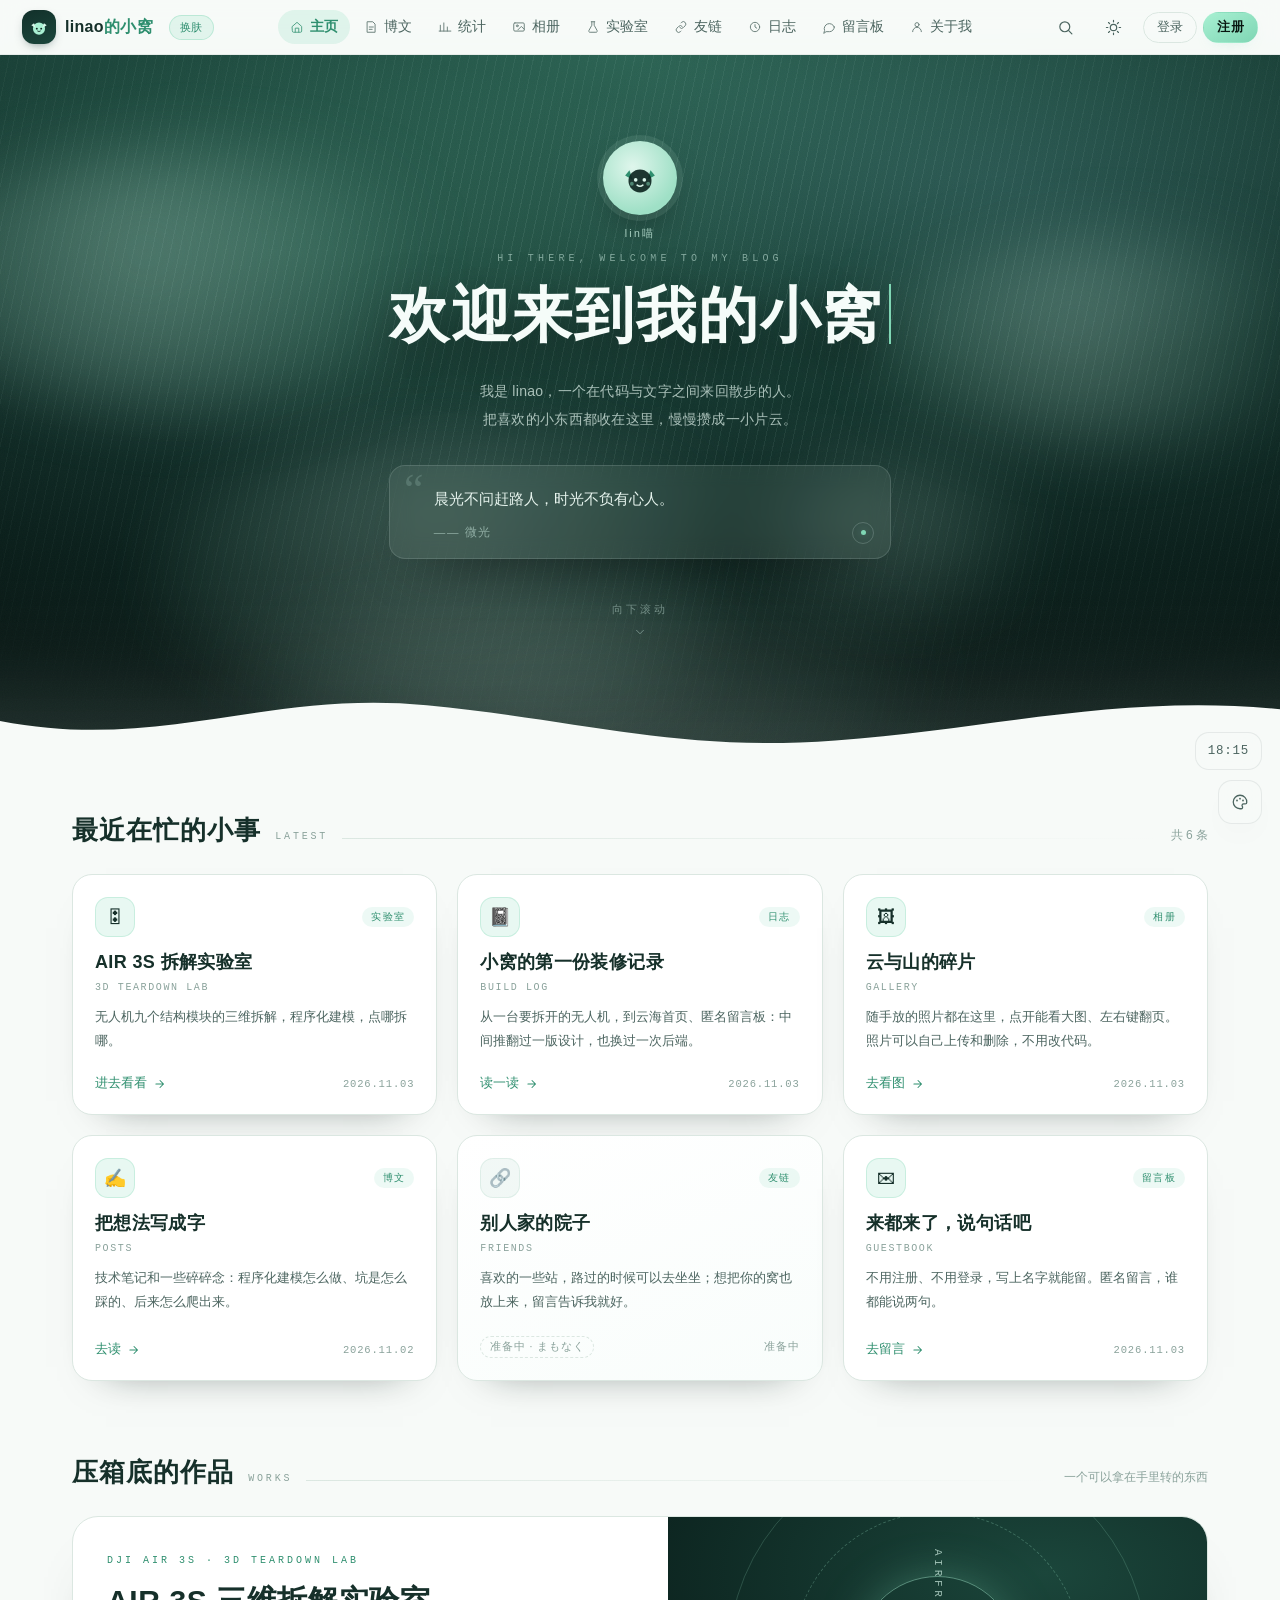
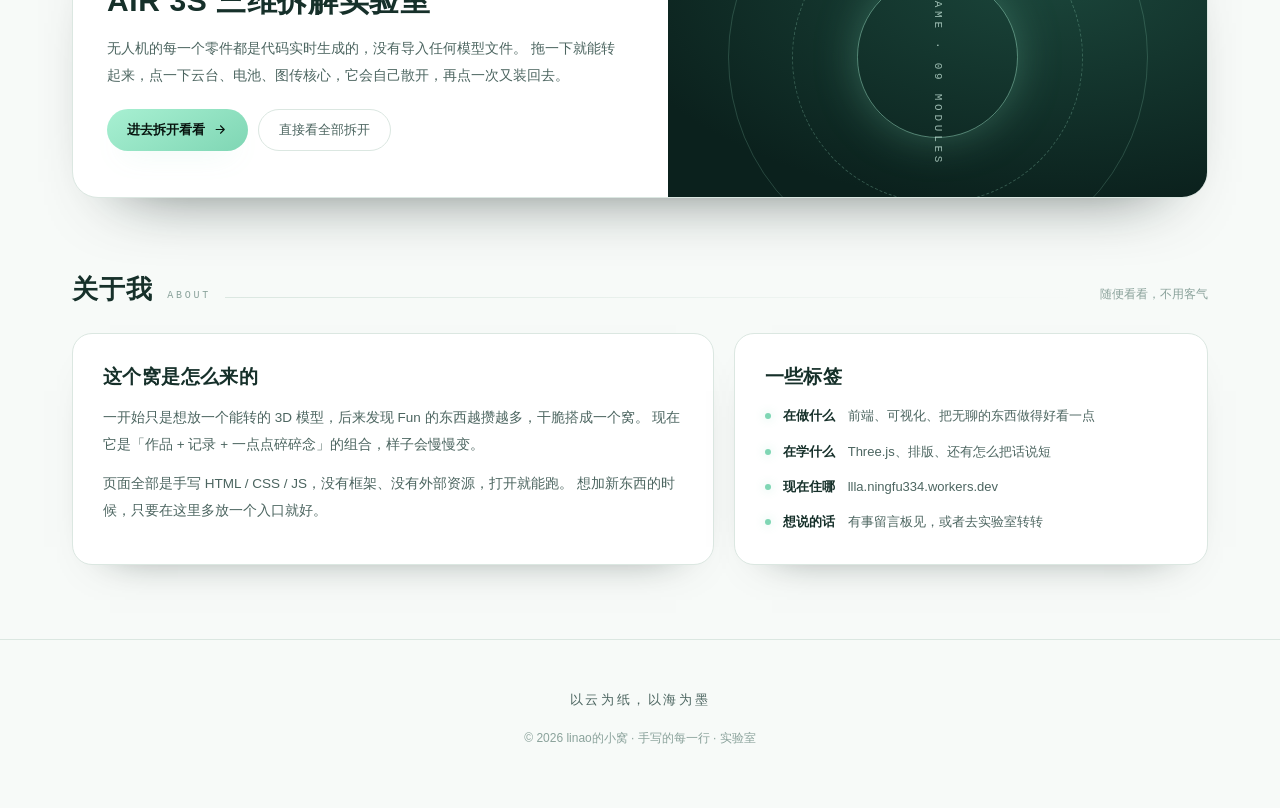
<file: index.html>
<!DOCTYPE html>
<html lang="zh-CN" data-theme="light">
<head>
<meta charset="UTF-8" />
<meta name="viewport" content="width=device-width, initial-scale=1.0" />
<meta name="theme-color" content="#0b1f1c" />
<meta name="description" content="linao的小窝 — 一个在代码与文字之间来回散步的人，把喜欢的小东西都收在这里。" />
<link rel="icon" href="data:image/svg+xml,%3Csvg xmlns='http://www.w3.org/2000/svg' viewBox='0 0 64 64'%3E%3Crect width='64' height='64' rx='16' fill='%230e2621'/%3E%3Ccircle cx='32' cy='36' r='15' fill='%237fd6b4'/%3E%3Cpath d='M19 24l4 11-9-5z' fill='%23a8f0d2'/%3E%3Cpath d='M45 24l-4 11 9-5z' fill='%23a8f0d2'/%3E%3Ccircle cx='27' cy='36' r='2.2' fill='%230b1f1c'/%3E%3Ccircle cx='37' cy='36' r='2.2' fill='%230b1f1c'/%3E%3Cpath d='M28 42q4 3 8 0' stroke='%230b1f1c' stroke-width='2' fill='none' stroke-linecap='round'/%3E%3C/svg%3E" />
<title>linao的小窝</title>
<style>
/* =========================================================
   linao 的小窝 · 云海森林风首页
   ========================================================= */
:root{
  /* 森林 */
  --void:#081714;
  --forest-deep:#0b211d;
  --forest:#12302a;
  --moss:#1b463b;
  --mist:#e7f0ec;
  /* 亮色区 */
  --paper:#f7faf8;
  --paper-2:#eef5f1;
  --card:#ffffff;
  --line:#dbe7e1;
  --text:#16302a;
  --text-soft:#4c6560;
  --text-faint:#8aa29b;
  /* 强调色（可换肤） */
  --accent:#7fd6b4;
  --accent-soft:#a8f0d2;
  --accent-deep:#2f8f6f;
  --accent-glow:rgba(127,214,180,.42);
  --radius:20px;
  --sans:"PingFang SC","Microsoft YaHei UI","Hiragino Sans GB","Noto Sans SC","Segoe UI",sans-serif;
  --serif:"Songti SC","Source Han Serif SC","Noto Serif SC",Georgia,"Microsoft YaHei UI",serif;
  --mono:"Cascadia Mono","Consolas",monospace;
  --ease:cubic-bezier(.22,1,.36,1);
}
html[data-accent="pink"]{
  --accent:#ffb3d9;--accent-soft:#ffd3e8;--accent-deep:#c95f92;--accent-glow:rgba(255,179,217,.42);
}
html[data-accent="blue"]{
  --accent:#9fd0ff;--accent-soft:#c8e6ff;--accent-deep:#4a86bd;--accent-glow:rgba(159,208,255,.42);
}
html[data-theme="dark"]{
  --paper:#0d1f1b;
  --paper-2:#0a1a17;
  --card:#122a24;
  --line:#1d3a32;
  --text:#e6f3ee;
  --text-soft:#a9c6bd;
  --text-faint:#6e8b83;
}
*,*::before,*::after{box-sizing:border-box}
html{scroll-behavior:smooth;-webkit-text-size-adjust:100%}
body{
  margin:0;font-family:var(--sans);color:var(--text);background:var(--paper);
  -webkit-font-smoothing:antialiased;transition:background .4s,color .4s;
  overflow-x:hidden;
}
a{color:inherit;text-decoration:none}
button{font:inherit;color:inherit;cursor:pointer;border:0;background:none}
::selection{background:var(--accent);color:#08150f}

/* ================= 顶部条 ================= */
.topbar{
  position:sticky;top:0;z-index:60;
  background:rgba(247,250,248,.82);
  border-bottom:1px solid rgba(22,48,42,.07);
  backdrop-filter:blur(16px) saturate(1.2);
  transition:background .4s,border-color .4s;
}
html[data-theme="dark"] .topbar{background:rgba(10,26,23,.84);border-bottom-color:rgba(231,240,236,.08)}
.topbar-inner{
  max-width:1320px;margin:0 auto;padding:10px 22px;
  display:flex;align-items:center;gap:16px;
}
.brand{display:flex;align-items:center;gap:9px;flex:none}
.brand-avatar{
  width:34px;height:34px;border-radius:12px;display:grid;place-items:center;
  background:linear-gradient(160deg,#12302a,#1b463b);box-shadow:0 4px 12px -6px rgba(18,48,42,.8);
}
.brand-avatar svg{width:22px;height:22px}
.brand-name{font-family:var(--sans);font-weight:800;font-size:16px;letter-spacing:.02em;white-space:nowrap}
.brand-name em{font-style:normal;color:var(--accent-deep)}
html[data-theme="dark"] .brand-name em{color:var(--accent)}

.skin-chip{
  flex:none;padding:4px 10px;border-radius:999px;font-size:11px;letter-spacing:.04em;
  color:var(--accent-deep);background:color-mix(in srgb,var(--accent) 18%,transparent);
  border:1px solid color-mix(in srgb,var(--accent) 40%,transparent);
  transition:.25s var(--ease);
}
html[data-theme="dark"] .skin-chip{color:var(--accent-soft)}
.skin-chip:hover{transform:translateY(-1px);box-shadow:0 6px 16px -10px var(--accent-glow)}

.nav{display:flex;align-items:center;gap:2px;margin:0 auto;overflow-x:auto;scrollbar-width:none}
.nav::-webkit-scrollbar{display:none}
.nav-link{
  display:inline-flex;align-items:center;gap:6px;padding:8px 12px;border-radius:999px;
  font-size:13.5px;color:var(--text-soft);white-space:nowrap;transition:.22s var(--ease);
}
.nav-link svg{width:14px;height:14px;stroke:currentColor;fill:none;stroke-width:1.7;stroke-linecap:round;stroke-linejoin:round;opacity:.8}
.nav-link:hover{color:var(--text);background:color-mix(in srgb,var(--accent) 12%,transparent)}
.nav-link.is-on{color:var(--accent-deep);background:color-mix(in srgb,var(--accent) 20%,transparent);font-weight:600}
html[data-theme="dark"] .nav-link.is-on{color:var(--accent-soft)}

.topbar-right{display:flex;align-items:center;gap:8px;flex:none}
.icon-btn{
  width:34px;height:34px;border-radius:10px;display:grid;place-items:center;
  color:var(--text-soft);transition:.2s var(--ease);
}
.icon-btn svg{width:17px;height:17px;stroke:currentColor;fill:none;stroke-width:1.7;stroke-linecap:round;stroke-linejoin:round}
.icon-btn:hover{background:color-mix(in srgb,var(--accent) 14%,transparent);color:var(--text)}
.auth{display:flex;gap:6px;margin-left:4px}
.auth-btn{
  padding:6px 13px;border-radius:999px;font-size:12.5px;letter-spacing:.02em;
  border:1px solid var(--line);color:var(--text-soft);transition:.22s var(--ease);
}
.auth-btn:hover{color:var(--text);border-color:var(--accent-deep)}
.auth-btn--main{
  color:#08150f;font-weight:600;border-color:transparent;
  background:linear-gradient(150deg,var(--accent-soft),var(--accent));
  box-shadow:0 6px 16px -10px var(--accent-glow);
}
.auth-btn--main:hover{transform:translateY(-1px);color:#08150f}

/* 搜索展开 */
.search-wrap{display:flex;align-items:center;gap:6px}
.search-field{
  width:0;opacity:0;padding:0;border:0;background:transparent;color:var(--text);
  font-size:13px;outline:none;transition:width .3s var(--ease),opacity .3s,padding .3s;
  border-bottom:1px solid var(--line);height:26px;
}
.search-wrap[data-open="true"] .search-field{width:170px;opacity:1;padding:0 4px}

/* ================= 主视觉：云海 ================= */
.hero{
  position:relative;isolation:isolate;overflow:hidden;
  min-height:clamp(520px,78vh,760px);
  display:grid;place-items:center;
  background:
    radial-gradient(120% 92% at 50% 0%,#2b6353 0%,#1b463b 34%,#12302a 62%,#0a1f1b 84%,#071613 100%);
  color:#eef7f3;
  padding:64px 22px 96px;
}
.hero::before{
  content:"";position:absolute;inset:0;z-index:0;pointer-events:none;
  background:
    radial-gradient(60% 40% at 22% 28%,rgba(127,214,180,.13),transparent 70%),
    radial-gradient(50% 38% at 78% 18%,rgba(159,208,255,.10),transparent 72%),
    radial-gradient(70% 50% at 50% 100%,rgba(8,23,20,.85),transparent 70%);
}
/* 云层 */
.clouds{position:absolute;inset:0;z-index:0;pointer-events:none;overflow:hidden}
.cloud{
  position:absolute;border-radius:50%;filter:blur(34px);
  background:radial-gradient(circle at 42% 38%,rgba(198,238,222,.28),rgba(126,190,168,.12) 58%,transparent 74%);
  animation:drift 34s ease-in-out infinite alternate;
}
.cloud--1{width:46vw;height:20vw;left:-8vw;top:14%}
.cloud--2{width:38vw;height:16vw;right:-6vw;top:26%;animation-duration:44s;animation-delay:-8s}
.cloud--3{width:52vw;height:22vw;left:12vw;bottom:6%;opacity:.85;animation-duration:50s;animation-delay:-16s}
.cloud--4{width:26vw;height:12vw;right:16vw;bottom:20%;opacity:.7;animation-duration:40s;animation-delay:-4s}
.cloud--5{width:64vw;height:16vw;left:18vw;bottom:-6%;opacity:.6;filter:blur(42px);animation-duration:58s;animation-delay:-24s}
@keyframes drift{from{transform:translate3d(-2vw,1vh,0) scale(1)}to{transform:translate3d(3vw,-1.5vh,0) scale(1.07)}}
/* 底部雾带 */
.fog{
  position:absolute;left:0;right:0;bottom:0;height:36%;z-index:2;pointer-events:none;
  background:linear-gradient(to top,rgba(226,244,237,.12),rgba(226,244,237,.035) 46%,transparent 100%);
  mask-image:linear-gradient(to top,#000 12%,transparent 94%);
  -webkit-mask-image:linear-gradient(to top,#000 12%,transparent 94%);
}
/* 雨丝 */
.rain{position:absolute;inset:0;z-index:1;pointer-events:none;opacity:.5;
  background-image:repeating-linear-gradient(102deg,rgba(200,235,225,.16) 0 1px,transparent 1px 9px);
  mask-image:radial-gradient(120% 90% at 50% 30%,#000 20%,transparent 82%);
  -webkit-mask-image:radial-gradient(120% 90% at 50% 30%,#000 20%,transparent 82%);
  animation:rainfall 1.6s linear infinite;
}
@keyframes rainfall{to{background-position:-14px 90px}}
/* 颗粒 */
.grain{position:absolute;inset:0;z-index:1;pointer-events:none;opacity:.05;
  background-image:url("data:image/svg+xml,%3Csvg xmlns='http://www.w3.org/2000/svg' width='140' height='140'%3E%3Cfilter id='n'%3E%3CfeTurbulence type='fractalNoise' baseFrequency='.9' numOctaves='3'/%3E%3C/filter%3E%3Crect width='140' height='140' filter='url(%23n)' opacity='.6'/%3E%3C/svg%3E");
}

.hero-inner{position:relative;z-index:2;text-align:center;max-width:760px;margin:0 auto}
.hero-avatar{
  width:74px;height:74px;margin:0 auto 14px;border-radius:50%;
  display:grid;place-items:center;position:relative;
  background:radial-gradient(circle at 40% 35%,#dff6ec,#9fe0c6 70%);
  box-shadow:0 0 0 6px rgba(200,240,225,.10),0 18px 40px -18px rgba(0,0,0,.7);
  animation:bob 5s ease-in-out infinite;
}
.hero-avatar svg{width:46px;height:46px}
@keyframes bob{50%{transform:translateY(-7px)}}
.hero-avatar-nick{
  position:absolute;left:50%;bottom:-26px;transform:translateX(-50%);
  font-size:10.5px;letter-spacing:.22em;color:#bfe6d8;white-space:nowrap;opacity:.85;
}
.hero-eyebrow{
  margin:38px 0 14px;font-family:var(--mono);font-size:10px;letter-spacing:.42em;
  color:rgba(210,240,230,.55);text-transform:uppercase;
}
.hero h1{
  margin:0;font-family:var(--sans);font-weight:800;
  font-size:clamp(31px,6.4vw,60px);letter-spacing:.03em;line-height:1.28;
  color:#f5fcf9;text-shadow:0 18px 50px rgba(0,0,0,.5);
}
.caret{display:inline-block;width:2px;height:1em;margin-left:6px;vertical-align:-.12em;
  background:var(--accent);animation:blink 1.1s steps(1,end) infinite}
@keyframes blink{50%{opacity:0}}
.hero-lead{
  margin:22px auto 0;max-width:38em;font-size:14px;line-height:2;color:rgba(226,244,237,.72);
  letter-spacing:.02em;
}
.hero-quote{
  margin:32px auto 0;max-width:520px;text-align:left;
  padding:20px 22px 18px;border-radius:16px;
  background:rgba(233,247,241,.07);
  border:1px solid rgba(226,244,237,.14);
  backdrop-filter:blur(10px);
  box-shadow:0 24px 60px -34px rgba(0,0,0,.9);
  position:relative;
}
.hero-quote::before{
  content:"“";position:absolute;left:14px;top:2px;font-family:var(--serif);font-size:44px;
  color:rgba(200,240,225,.18);line-height:1;
}
.hero-quote p{margin:0 0 8px;padding-left:22px;font-family:var(--serif);font-size:14.5px;line-height:1.9;color:#e8f5ef}
.hero-quote cite{padding-left:22px;font-style:normal;font-size:11.5px;letter-spacing:.14em;color:rgba(210,240,230,.55)}
.hero-quote .dot{
  position:absolute;right:16px;bottom:14px;width:22px;height:22px;border-radius:50%;
  border:1px solid rgba(226,244,237,.2);display:grid;place-items:center;
}
.hero-quote .dot i{width:5px;height:5px;border-radius:50%;background:var(--accent);box-shadow:0 0 10px var(--accent-glow)}
.scroll-hint{
  margin-top:44px;display:inline-flex;flex-direction:column;align-items:center;gap:8px;
  font-size:10.5px;letter-spacing:.3em;color:rgba(210,240,230,.45);
}
.scroll-hint svg{width:14px;height:14px;stroke:currentColor;fill:none;stroke-width:1.6;stroke-linecap:round;stroke-linejoin:round;animation:down 1.9s ease-in-out infinite}
@keyframes down{0%,100%{transform:translateY(0);opacity:.5}50%{transform:translateY(5px);opacity:1}}

/* 波浪分隔 */
.wave{position:absolute;left:0;right:0;bottom:-1px;z-index:3;line-height:0}
.wave svg{width:100%;height:78px;display:block}

/* ================= 右侧悬浮挂件 ================= */
.widgets{
  position:fixed;right:18px;bottom:22px;z-index:70;
  display:flex;flex-direction:column;align-items:flex-end;gap:10px;
}
.widget{
  display:grid;place-items:center;width:44px;height:44px;border-radius:14px;
  background:rgba(247,250,248,.9);border:1px solid rgba(22,48,42,.08);
  color:var(--text-soft);backdrop-filter:blur(12px);
  box-shadow:0 14px 30px -20px rgba(8,23,20,.9);
  transition:.24s var(--ease);
}
html[data-theme="dark"] .widget{background:rgba(18,42,36,.88);border-color:rgba(231,240,236,.08)}
.widget:hover{transform:translateY(-2px);color:var(--accent-deep);border-color:color-mix(in srgb,var(--accent) 45%,transparent)}
.widget svg{width:18px;height:18px;stroke:currentColor;fill:none;stroke-width:1.7;stroke-linecap:round;stroke-linejoin:round}
.widget--clock{
  width:auto;min-width:64px;height:38px;padding:0 12px;font-family:var(--mono);font-size:12.5px;
  letter-spacing:.06em;color:var(--text-soft);
}
.widget--top{opacity:0;pointer-events:none;transform:translateY(8px)}
.widget--top.is-in{opacity:1;pointer-events:auto;transform:none}

/* ================= 主体 ================= */
.main{max-width:1180px;margin:0 auto;padding:56px 22px 0}
.section{margin-bottom:74px;scroll-margin-top:86px}
.section-head{
  display:flex;align-items:baseline;gap:14px;margin-bottom:26px;flex-wrap:wrap;
}
.section-head h2{
  margin:0;font-family:var(--sans);font-size:clamp(20px,2.6vw,26px);font-weight:800;letter-spacing:.04em;
}
.section-head .en{font-family:var(--mono);font-size:10px;letter-spacing:.28em;color:var(--text-faint);text-transform:uppercase}
.section-head .line{flex:1;height:1px;background:linear-gradient(90deg,var(--line),transparent);min-width:40px}
.section-head .note{font-size:12px;color:var(--text-faint)}

.cards{display:grid;grid-template-columns:repeat(auto-fill,minmax(296px,1fr));gap:20px}
.card{
  position:relative;display:flex;flex-direction:column;gap:12px;
  padding:22px;border-radius:var(--radius);background:var(--card);
  border:1px solid var(--line);
  box-shadow:0 20px 40px -34px rgba(8,23,20,.6);
  transition:transform .3s var(--ease),box-shadow .3s,border-color .3s;
  overflow:hidden;
}
.card::after{
  content:"";position:absolute;inset:0;pointer-events:none;opacity:0;transition:opacity .3s;
  background:radial-gradient(340px 160px at 16% 0%,color-mix(in srgb,var(--accent) 16%,transparent),transparent 70%);
}
.card:hover{transform:translateY(-5px);border-color:color-mix(in srgb,var(--accent) 45%,var(--line));
  box-shadow:0 30px 60px -40px rgba(8,23,20,.75)}
.card:hover::after{opacity:1}
.card-top{display:flex;align-items:center;justify-content:space-between;gap:10px}
.card-mark{
  width:40px;height:40px;border-radius:13px;display:grid;place-items:center;font-size:18px;
  background:color-mix(in srgb,var(--accent) 18%,transparent);
  border:1px solid color-mix(in srgb,var(--accent) 30%,transparent);
}
.card-tag{
  font-family:var(--mono);font-size:10px;letter-spacing:.14em;color:var(--accent-deep);
  padding:3px 9px;border-radius:999px;background:color-mix(in srgb,var(--accent) 14%,transparent);
}
html[data-theme="dark"] .card-tag{color:var(--accent-soft)}
.card h3{margin:0;font-family:var(--sans);font-size:18px;font-weight:800;letter-spacing:.02em;line-height:1.5}
.card .en{font-family:var(--mono);font-size:10px;letter-spacing:.16em;color:var(--text-faint);margin-top:-6px}
.card p{margin:0;font-size:13px;line-height:1.85;color:var(--text-soft)}
.card-foot{display:flex;align-items:center;justify-content:space-between;gap:10px;margin-top:auto;padding-top:10px}
.card-go{display:inline-flex;align-items:center;gap:6px;font-size:12.5px;color:var(--accent-deep);transition:gap .2s}
html[data-theme="dark"] .card-go{color:var(--accent-soft)}
.card:hover .card-go{gap:10px}
.card-go svg{width:14px;height:14px;stroke:currentColor;fill:none;stroke-width:1.8;stroke-linecap:round;stroke-linejoin:round}
.card-date{font-family:var(--mono);font-size:10.5px;color:var(--text-faint);letter-spacing:.08em}
.card--soon{background:linear-gradient(160deg,var(--card),color-mix(in srgb,var(--accent) 5%,var(--card)))}
.card--soon .card-mark{filter:grayscale(.5);opacity:.8}
.soon-pill{
  font-size:10.5px;letter-spacing:.08em;color:var(--text-faint);
  padding:3px 9px;border-radius:999px;border:1px dashed var(--line);
}

/* 实验室大卡 */
.feature{
  display:grid;grid-template-columns:1.05fr .95fr;gap:0;overflow:hidden;
  border-radius:26px;border:1px solid var(--line);background:var(--card);
  box-shadow:0 34px 70px -50px rgba(8,23,20,.8);
}
.feature-copy{padding:38px 34px;display:flex;flex-direction:column;gap:14px}
.feature-copy .kicker{font-family:var(--mono);font-size:10px;letter-spacing:.3em;color:var(--accent-deep);text-transform:uppercase}
html[data-theme="dark"] .feature-copy .kicker{color:var(--accent-soft)}
.feature-copy h3{margin:0;font-family:var(--sans);font-size:clamp(22px,3vw,30px);font-weight:800;letter-spacing:.02em;line-height:1.4}
.feature-copy p{margin:0;font-size:13.5px;line-height:1.95;color:var(--text-soft);max-width:38em}
.feature-actions{display:flex;flex-wrap:wrap;gap:10px;margin-top:6px}
.btn{
  display:inline-flex;align-items:center;gap:8px;padding:11px 20px;border-radius:999px;font-size:13px;
  transition:.24s var(--ease);
}
.btn svg{width:15px;height:15px;stroke:currentColor;fill:none;stroke-width:1.8;stroke-linecap:round;stroke-linejoin:round}
.btn--solid{
  color:#08150f;font-weight:600;
  background:linear-gradient(150deg,var(--accent-soft),var(--accent));
  box-shadow:0 14px 30px -18px var(--accent-glow);
}
.btn--solid:hover{transform:translateY(-2px)}
.btn--ghost{border:1px solid var(--line);color:var(--text-soft)}
.btn--ghost:hover{color:var(--text);border-color:var(--accent-deep)}
.feature-visual{
  position:relative;min-height:280px;overflow:hidden;
  background:radial-gradient(120% 120% at 70% 20%,#1b463b,#0b211d 70%);
  display:grid;place-items:center;
}
.feature-visual .ring{
  position:absolute;border:1px solid rgba(168,240,210,.18);border-radius:50%;
}
.feature-visual .ring:nth-child(1){width:78%;aspect-ratio:1}
.feature-visual .ring:nth-child(2){width:54%;aspect-ratio:1;border-style:dashed;border-color:rgba(168,240,210,.26)}
.feature-visual .ring:nth-child(3){width:30%;aspect-ratio:1;border-color:rgba(168,240,210,.45);box-shadow:0 0 50px -8px var(--accent-glow)}
.feature-visual .glyph{
  position:relative;font-family:var(--mono);font-size:11px;letter-spacing:.34em;color:rgba(214,244,232,.7);
  writing-mode:vertical-rl;text-transform:uppercase;
}

/* 关于 */
.about{display:grid;grid-template-columns:1.15fr .85fr;gap:20px}
.about-card{
  padding:30px;border-radius:var(--radius);background:var(--card);border:1px solid var(--line);
  box-shadow:0 20px 44px -38px rgba(8,23,20,.7);
}
.about-card h3{margin:0 0 14px;font-family:var(--sans);font-size:19px;font-weight:800;letter-spacing:.02em}
.about-card p{margin:0 0 12px;font-size:13.5px;line-height:2;color:var(--text-soft)}
.about-card p:last-child{margin-bottom:0}
.about-meta{list-style:none;margin:0;padding:0;display:grid;gap:12px}
.about-meta li{display:flex;gap:12px;align-items:flex-start;font-size:13px;color:var(--text-soft);line-height:1.8}
.about-meta i{
  flex:none;width:6px;height:6px;border-radius:50%;margin-top:9px;
  background:var(--accent);box-shadow:0 0 10px var(--accent-glow);
}
.about-meta b{color:var(--text);font-weight:600}

/* 页脚 */
.footer{
  margin-top:20px;padding:34px 22px 46px;text-align:center;
  border-top:1px solid var(--line);color:var(--text-faint);font-size:12px;line-height:2;
}
.footer .sig{font-family:var(--serif);font-size:13px;letter-spacing:.2em;color:var(--text-soft)}
.footer a:hover{color:var(--accent-deep)}

/* toast */
.toast{
  position:fixed;left:50%;bottom:28px;transform:translate(-50%,18px);opacity:0;pointer-events:none;
  z-index:120;padding:11px 20px;border-radius:999px;
  background:rgba(12,32,27,.94);color:#e6f3ee;border:1px solid rgba(168,240,210,.28);
  font-size:12.5px;letter-spacing:.04em;box-shadow:0 20px 40px -24px #000;
  transition:transform .3s var(--ease),opacity .3s;
}
.toast[data-show="true"]{transform:translate(-50%,0);opacity:1}

/* 入场 */
.reveal{opacity:0;transform:translateY(16px)}
.reveal.is-in{opacity:1;transform:none;transition:opacity .7s var(--ease),transform .7s var(--ease)}

/* 响应式 */
@media (max-width:1080px){
  .topbar-inner{flex-wrap:wrap;row-gap:6px}
  .nav{
    order:3;width:100%;justify-content:flex-start;padding-bottom:2px;
    mask-image:linear-gradient(to right,#000 88%,transparent 100%);
    -webkit-mask-image:linear-gradient(to right,#000 88%,transparent 100%);
    padding-right:18px;
  }
}
@media (max-width:860px){
  .feature{grid-template-columns:1fr}
  .feature-visual{min-height:200px;order:-1}
  .about{grid-template-columns:1fr}
  .widgets{right:12px;bottom:14px}
  .widget--clock{display:none}
}
@media (max-width:620px){
  .topbar-inner{padding:8px 14px;gap:10px}
  .brand-name{font-size:15px}
  .skin-chip{display:none}
  .auth-btn{padding:5px 10px;font-size:12px}
  .hero{min-height:88vh;padding:48px 18px 86px}
  .hero-quote{padding:16px 18px}
  .hero-lead{font-size:13px}
  .main{padding:44px 16px 0}
  .feature-copy{padding:26px 22px}
  .section{margin-bottom:56px}
  .wave svg{height:52px}
}
@media (prefers-reduced-motion:reduce){
  *,*::before,*::after{animation:none!important;transition:none!important}
  .reveal{opacity:1;transform:none}
  .rain{display:none}
}
</style>
</head>
<body>

<!-- ================= 顶部条 ================= -->
<header class="topbar">
  <div class="topbar-inner">
    <a class="brand" href="#top" aria-label="回到顶部">
      <span class="brand-avatar" aria-hidden="true">
        <svg viewBox="0 0 40 40"><circle cx="20" cy="23" r="11" fill="#a8f0d2"/><path d="M11 13l3 9-8-5z" fill="#d8f7ea"/><path d="M29 13l-3 9 8-5z" fill="#d8f7ea"/><circle cx="16" cy="23" r="1.7" fill="#0b211d"/><circle cx="24" cy="23" r="1.7" fill="#0b211d"/><path d="M17.5 27.5q2.5 2 5 0" stroke="#0b211d" stroke-width="1.5" fill="none" stroke-linecap="round"/></svg>
      </span>
      <span class="brand-name">linao<em>的小窝</em></span>
    </a>

    <button class="skin-chip" id="skinBtn" type="button" title="换一个强调色">换肤</button>

    <nav class="nav" id="nav" aria-label="站点导航">
      <a class="nav-link is-on" href="#top" data-key="home">
        <svg viewBox="0 0 24 24" aria-hidden="true"><path d="M4 11l8-7 8 7v8a2 2 0 01-2 2H6a2 2 0 01-2-2z"/><path d="M9 21v-7h6v7"/></svg>主页
      </a>
      <a class="nav-link" href="./posts/" data-key="posts">
        <svg viewBox="0 0 24 24" aria-hidden="true"><path d="M6 3h9l4 4v14H6z"/><path d="M9 12h7M9 16h5"/></svg>博文
      </a>
      <a class="nav-link" href="#" data-key="stats" data-todo="统计">
        <svg viewBox="0 0 24 24" aria-hidden="true"><path d="M4 19V9M10 19V5M16 19v-7M22 19H2"/></svg>统计
      </a>
      <a class="nav-link" href="./gallery/" data-key="gallery">
        <svg viewBox="0 0 24 24" aria-hidden="true"><rect x="3" y="5" width="18" height="14" rx="2"/><circle cx="9" cy="10" r="1.6"/><path d="M21 16l-5-5-6 6"/></svg>相册
      </a>
      <a class="nav-link" href="./lab/" target="_blank" rel="noopener" data-key="lab">
        <svg viewBox="0 0 24 24" aria-hidden="true"><path d="M9 3h6M10 3v6l-5 9a2 2 0 002 3h10a2 2 0 002-3l-5-9V3"/></svg>实验室
      </a>
      <a class="nav-link" href="#" data-key="links" data-todo="友链">
        <svg viewBox="0 0 24 24" aria-hidden="true"><path d="M10 13a4 4 0 006 0l3-3a4 4 0 10-6-6l-1 1"/><path d="M14 11a4 4 0 00-6 0l-3 3a4 4 0 106 6l1-1"/></svg>友链
      </a>
      <a class="nav-link" href="./posts/" data-key="log">
        <svg viewBox="0 0 24 24" aria-hidden="true"><circle cx="12" cy="12" r="8"/><path d="M12 8v4l3 2"/></svg>日志
      </a>
      <a class="nav-link" href="./guestbook/" data-key="guestbook">
        <svg viewBox="0 0 24 24" aria-hidden="true"><path d="M21 12a8 8 0 01-8 8H7l-4 3 1.4-5A8 8 0 1121 12z"/></svg>留言板
      </a>
      <a class="nav-link" href="#about" data-key="me">
        <svg viewBox="0 0 24 24" aria-hidden="true"><circle cx="12" cy="8" r="3.5"/><path d="M4.5 20a7.5 7.5 0 0115 0"/></svg>关于我
      </a>
    </nav>

    <div class="topbar-right">
      <div class="search-wrap" id="searchWrap" data-open="false">
        <button class="icon-btn" id="searchBtn" type="button" aria-label="搜索">
          <svg viewBox="0 0 24 24" aria-hidden="true"><circle cx="11" cy="11" r="7"/><path d="M16.5 16.5L21 21"/></svg>
        </button>
        <input class="search-field" id="searchField" type="search" placeholder="搜内容…" aria-label="搜索站内内容" />
      </div>
      <button class="icon-btn" id="themeBtn" type="button" aria-label="切换深色模式">
        <svg viewBox="0 0 24 24" aria-hidden="true" id="themeIcon"><circle cx="12" cy="12" r="4.5"/><path d="M12 2v2M12 20v2M2 12h2M20 12h2M5 5l1.5 1.5M17.5 17.5L19 19M19 5l-1.5 1.5M6.5 17.5L5 19"/></svg>
      </button>
      <div class="auth">
        <button class="auth-btn" type="button" data-todo="登录">登录</button>
        <button class="auth-btn auth-btn--main" type="button" data-todo="注册">注册</button>
      </div>
    </div>
  </div>
</header>

<!-- ================= 云海主视觉 ================= -->
<section class="hero" id="top">
  <div class="clouds" aria-hidden="true">
    <span class="cloud cloud--1"></span>
    <span class="cloud cloud--2"></span>
    <span class="cloud cloud--3"></span>
    <span class="cloud cloud--4"></span>
    <span class="cloud cloud--5"></span>
  </div>
  <div class="rain" aria-hidden="true"></div>
  <div class="fog" aria-hidden="true"></div>
  <div class="grain" aria-hidden="true"></div>

  <div class="hero-inner">
    <div class="hero-avatar">
      <svg viewBox="0 0 48 48" aria-hidden="true">
        <path d="M13 16l3.5 10-8-4.5z" fill="#2f8f6f"/>
        <path d="M35 16l-3.5 10 8-4.5z" fill="#2f8f6f"/>
        <circle cx="24" cy="27" r="12" fill="#0e2621" opacity=".92"/>
        <circle cx="19.5" cy="26" r="1.9" fill="#dcf7ec"/>
        <circle cx="28.5" cy="26" r="1.9" fill="#dcf7ec"/>
        <path d="M21 31.5q3 2.2 6 0" stroke="#dcf7ec" stroke-width="1.7" fill="none" stroke-linecap="round"/>
        <circle cx="15.5" cy="30" r="2" fill="#7fd6b4" opacity=".5"/>
        <circle cx="32.5" cy="30" r="2" fill="#7fd6b4" opacity=".5"/>
      </svg>
      <span class="hero-avatar-nick">lin喵</span>
    </div>

    <p class="hero-eyebrow">Hi there, welcome to my blog</p>
    <h1>欢迎来到我的小窝<span class="caret" aria-hidden="true"></span></h1>
    <p class="hero-lead">
      我是 linao，一个在代码与文字之间来回散步的人。<br />
      把喜欢的小东西都收在这里，慢慢攒成一小片云。
    </p>

    <blockquote class="hero-quote">
      <p>晨光不问赶路人，时光不负有心人。</p>
      <cite>—— 微光</cite>
      <span class="dot" aria-hidden="true"><i></i></span>
    </blockquote>

    <a class="scroll-hint" href="#latest">
      向下滚动
      <svg viewBox="0 0 24 24" aria-hidden="true"><path d="M6 9l6 6 6-6"/></svg>
    </a>
  </div>

  <div class="wave" aria-hidden="true">
    <svg viewBox="0 0 1440 80" preserveAspectRatio="none">
      <path fill="var(--paper)" d="M0,42 C180,74 300,10 480,26 C660,42 760,74 940,62 C1120,50 1260,14 1440,30 L1440,80 L0,80 Z"/>
    </svg>
  </div>
</section>

<!-- ================= 右侧挂件 ================= -->
<div class="widgets">
  <div class="widget widget--clock" id="clock" title="现在的时间">--:--</div>
  <button class="widget" id="paletteBtn" type="button" title="换个主色" aria-label="更换主题色">
    <svg viewBox="0 0 24 24" aria-hidden="true"><path d="M12 3a9 9 0 100 18h1.5a2 2 0 001.6-3.2 2 2 0 011.6-3.2H19a2 2 0 002-2A9 9 0 0012 3z"/><circle cx="8" cy="10" r="1.2" fill="currentColor" stroke="none"/><circle cx="12" cy="7.5" r="1.2" fill="currentColor" stroke="none"/><circle cx="16" cy="10" r="1.2" fill="currentColor" stroke="none"/></svg>
  </button>
  <button class="widget widget--top" id="topBtn" type="button" title="回到顶部" aria-label="回到顶部">
    <svg viewBox="0 0 24 24" aria-hidden="true"><path d="M12 19V5M6 11l6-6 6 6"/></svg>
  </button>
</div>

<!-- ================= 内容 ================= -->
<main class="main">
  <section class="section reveal" id="latest">
    <div class="section-head">
      <h2>最近在忙的小事</h2>
      <span class="en">Latest</span>
      <span class="line"></span>
      <span class="note" id="resultNote">共 4 条</span>
    </div>
    <div class="cards" id="cards"></div>
  </section>

  <section class="section reveal" id="lab">
    <div class="section-head">
      <h2>压箱底的作品</h2>
      <span class="en">Works</span>
      <span class="line"></span>
      <span class="note">一个可以拿在手里转的东西</span>
    </div>
    <article class="feature">
      <div class="feature-copy">
        <span class="kicker">DJI AIR 3S · 3D TEARDOWN LAB</span>
        <h3>AIR 3S 三维拆解实验室</h3>
        <p>
          无人机的每一个零件都是代码实时生成的，没有导入任何模型文件。
          拖一下就能转起来，点一下云台、电池、图传核心，它会自己散开，再点一次又装回去。
        </p>
        <div class="feature-actions">
          <a class="btn btn--solid" href="./lab/" target="_blank" rel="noopener">
            进去拆开看看
            <svg viewBox="0 0 24 24" aria-hidden="true"><path d="M5 12h13M12 6l6 6-6 6"/></svg>
          </a>
          <a class="btn btn--ghost" href="./lab/?exploded=1" target="_blank" rel="noopener">直接看全部拆开</a>
        </div>
      </div>
      <div class="feature-visual" aria-hidden="true">
        <span class="ring"></span><span class="ring"></span><span class="ring"></span>
        <span class="glyph">AIRFRAME · 09 MODULES</span>
      </div>
    </article>
  </section>

  <section class="section reveal" id="about">
    <div class="section-head">
      <h2>关于我</h2>
      <span class="en">About</span>
      <span class="line"></span>
      <span class="note">随便看看，不用客气</span>
    </div>
    <div class="about">
      <div class="about-card">
        <h3>这个窝是怎么来的</h3>
        <p>
          一开始只是想放一个能转的 3D 模型，后来发现 Fun 的东西越攒越多，干脆搭成一个窝。
          现在它是「作品 + 记录 + 一点点碎碎念」的组合，样子会慢慢变。
        </p>
        <p>
          页面全部是手写 HTML / CSS / JS，没有框架、没有外部资源，打开就能跑。
          想加新东西的时候，只要在这里多放一个入口就好。
        </p>
      </div>
      <div class="about-card">
        <h3>一些标签</h3>
        <ul class="about-meta">
          <li><i></i><span><b>在做什么</b>　前端、可视化、把无聊的东西做得好看一点</span></li>
          <li><i></i><span><b>在学什么</b>　Three.js、排版、还有怎么把话说短</span></li>
          <li><i></i><span><b>现在住哪</b>　llla.ningfu334.workers.dev</span></li>
          <li><i></i><span><b>想说的话</b>　有事留言板见，或者去实验室转转</span></li>
        </ul>
      </div>
    </div>
  </section>
</main>

<footer class="footer">
  <p class="sig">以云为纸，以海为墨</p>
  <p>© 2026 linao的小窝 · 手写的每一行 · <a href="./lab/" target="_blank" rel="noopener">实验室</a></p>
</footer>

<div class="toast" id="toast" role="status" aria-live="polite"></div>

<script>
(function () {
  "use strict";

  var $ = function (s, r) { return (r || document).querySelector(s); };
  var $$ = function (s, r) { return Array.prototype.slice.call((r || document).querySelectorAll(s)); };
  var html = document.documentElement;

  /* ---------------- 内容清单：加东西只改这里 ---------------- */
  var POSTS = [
    {
      mark: "🎛",
      tag: "实验室",
      title: "AIR 3S 拆解实验室",
      en: "3D TEARDOWN LAB",
      desc: "无人机九个结构模块的三维拆解，程序化建模，点哪拆哪。",
      date: "2026.11.03",
      href: "./lab/",
      go: "进去看看"
    },
    {
      mark: "📓",
      tag: "日志",
      title: "小窝的第一份装修记录",
      en: "BUILD LOG",
      desc: "从一台要拆开的无人机，到云海首页、匿名留言板：中间推翻过一版设计，也换过一次后端。",
      date: "2026.11.03",
      href: "./posts/build-log/",
      go: "读一读"
    },
    {
      mark: "🖼",
      tag: "相册",
      title: "云与山的碎片",
      en: "GALLERY",
      desc: "随手放的照片都在这里，点开能看大图、左右键翻页。照片可以自己上传和删除，不用改代码。",
      date: "2026.11.03",
      href: "./gallery/",
      go: "去看图"
    },
    {
      mark: "✍",
      tag: "博文",
      title: "把想法写成字",
      en: "POSTS",
      desc: "技术笔记和一些碎碎念：程序化建模怎么做、坑是怎么踩的、后来怎么爬出来。",
      date: "2026.11.02",
      href: "./posts/",
      go: "去读"
    },
    {
      mark: "🔗",
      tag: "友链",
      title: "别人家的院子",
      en: "FRIENDS",
      desc: "喜欢的一些站，路过的时候可以去坐坐；想把你的窝也放上来，留言告诉我就好。",
      date: "准备中",
      soon: true
    },
    {
      mark: "✉",
      tag: "留言板",
      title: "来都来了，说句话吧",
      en: "GUESTBOOK",
      desc: "不用注册、不用登录，写上名字就能留。匿名留言，谁都能说两句。",
      date: "2026.11.03",
      href: "./guestbook/",
      go: "去留言"
    }
  ];

  /* ---------------- 卡片渲染 ---------------- */
  var cards = $("#cards");
  function renderCards(list) {
    if (!list.length) {
      cards.innerHTML = '<div class="card card--soon" style="grid-column:1/-1;text-align:center;padding:40px 20px">' +
        '<p style="font-size:13px">没有找到相关的内容，换个词试试？</p></div>';
    } else {
      cards.innerHTML = list.map(function (p) {
        var inner =
          '<div class="card-top">' +
            '<span class="card-mark" aria-hidden="true">' + p.mark + '</span>' +
            '<span class="card-tag">' + p.tag + '</span>' +
          '</div>' +
          '<h3>' + p.title + '</h3>' +
          '<span class="en">' + p.en + '</span>' +
          '<p>' + p.desc + '</p>' +
          '<div class="card-foot">' +
            (p.soon
              ? '<span class="soon-pill">准备中 · まもなく</span>'
              : '<span class="card-go">' + p.go +
                '<svg viewBox="0 0 24 24" aria-hidden="true"><path d="M5 12h13M12 6l6 6-6 6"/></svg></span>') +
            '<span class="card-date">' + p.date + '</span>' +
          '</div>';

        if (p.soon) {
          return '<article class="card card--soon" data-soon="' + p.title + '">' + inner + '</article>';
        }
        var external = p.href.indexOf("http") === 0;
        return '<a class="card" href="' + p.href + '"' +
          (external ? ' target="_blank" rel="noopener"' : "") + ">" + inner + "</a>";
      }).join("");
    }
    $("#resultNote").textContent = "共 " + list.length + " 条";
  }
  renderCards(POSTS);

  /* ---------------- 提示 ---------------- */
  var toastEl = $("#toast"), toastTimer = null;
  function toast(msg) {
    toastEl.textContent = msg;
    toastEl.dataset.show = "true";
    clearTimeout(toastTimer);
    toastTimer = setTimeout(function () { toastEl.dataset.show = "false"; }, 2200);
  }

  document.addEventListener("click", function (e) {
    var soon = e.target.closest("[data-soon]");
    if (soon) { toast("「" + soon.dataset.soon + "」还在准备，做好就放上来 ♡"); }
  });

  $$("[data-todo]").forEach(function (btn) {
    btn.addEventListener("click", function (e) {
      if (btn.tagName === "A") e.preventDefault();
      toast(btn.dataset.todo + " 功能还没接上，先随便逛逛吧～");
    });
  });

  /* ---------------- 搜索 ---------------- */
  var searchWrap = $("#searchWrap"), searchField = $("#searchField");
  $("#searchBtn").addEventListener("click", function () {
    var open = searchWrap.dataset.open === "true";
    searchWrap.dataset.open = String(!open);
    if (!open) { searchField.focus(); }
    else { searchField.value = ""; renderCards(POSTS); }
  });
  searchField.addEventListener("input", function () {
    var q = searchField.value.trim().toLowerCase();
    if (!q) { renderCards(POSTS); return; }
    renderCards(POSTS.filter(function (p) {
      return (p.title + p.desc + p.tag + p.en).toLowerCase().indexOf(q) >= 0;
    }));
  });
  searchField.addEventListener("keydown", function (e) {
    if (e.key === "Escape") {
      searchWrap.dataset.open = "false";
      searchField.value = "";
      renderCards(POSTS);
    }
  });

  /* ---------------- 主题 / 换肤 ---------------- */
  var THEME_KEY = "linao-nest-theme";
  var ACCENT_KEY = "linao-nest-accent";
  var ACCENTS = ["green", "pink", "blue"];

  function applyTheme(mode) {
    html.dataset.theme = mode;
    var icon = $("#themeIcon");
    if (mode === "dark") {
      icon.innerHTML = '<path d="M20 14.5A8.5 8.5 0 019.5 4 9 9 0 1020 14.5z"/>';
      document.querySelector('meta[name="theme-color"]').setAttribute("content", "#0a1a17");
    } else {
      icon.innerHTML = '<circle cx="12" cy="12" r="4.5"/><path d="M12 2v2M12 20v2M2 12h2M20 12h2M5 5l1.5 1.5M17.5 17.5L19 19M19 5l-1.5 1.5M6.5 17.5L5 19"/>';
      document.querySelector('meta[name="theme-color"]').setAttribute("content", "#0b1f1c");
    }
    try { localStorage.setItem(THEME_KEY, mode); } catch (e) {}
  }
  function applyAccent(name) {
    html.dataset.accent = name;
    try { localStorage.setItem(ACCENT_KEY, name); } catch (e) {}
  }

  var savedTheme = null, savedAccent = null;
  try {
    savedTheme = localStorage.getItem(THEME_KEY);
    savedAccent = localStorage.getItem(ACCENT_KEY);
  } catch (e) {}
  applyTheme(savedTheme === "dark" ? "dark" : "light");
  applyAccent(ACCENTS.indexOf(savedAccent) >= 0 ? savedAccent : "green");

  function cycleAccent() {
    var cur = ACCENTS.indexOf(html.dataset.accent || "green");
    var next = ACCENTS[(cur + 1) % ACCENTS.length];
    applyAccent(next);
    var label = { green: "森绿", pink: "樱粉", blue: "雾蓝" }[next];
    toast("换成「" + label + "」了 ♡");
  }
  $("#themeBtn").addEventListener("click", function () {
    applyTheme(html.dataset.theme === "dark" ? "light" : "dark");
  });
  $("#paletteBtn").addEventListener("click", cycleAccent);
  $("#skinBtn").addEventListener("click", cycleAccent);

  /* ---------------- 时钟 ---------------- */
  var clock = $("#clock");
  function tick() {
    var d = new Date();
    clock.textContent = ("0" + d.getHours()).slice(-2) + ":" + ("0" + d.getMinutes()).slice(-2);
  }
  tick();
  setInterval(tick, 15000);

  /* ---------------- 回到顶部 ---------------- */
  var topBtn = $("#topBtn");
  window.addEventListener("scroll", function () {
    topBtn.classList.toggle("is-in", window.scrollY > 520);
  }, { passive: true });
  topBtn.addEventListener("click", function () {
    window.scrollTo({ top: 0, behavior: "smooth" });
  });

  /* ---------------- 导航高亮 ---------------- */
  var navLinks = $$("#nav .nav-link");
  var sections = ["top", "latest", "lab", "about"].map(function (id) { return document.getElementById(id); });
  if ("IntersectionObserver" in window) {
    var navIO = new IntersectionObserver(function (entries) {
      entries.forEach(function (en) {
        if (!en.isIntersecting) return;
        var id = en.target.id;
        navLinks.forEach(function (a) {
          var key = a.dataset.key;
          var on = (id === "top" && key === "home") ||
                   (id === "latest" && (key === "posts" || key === "stats" || key === "gallery" || key === "log")) ||
                   (id === "lab" && key === "lab") ||
                   (id === "about" && (key === "links" || key === "guestbook" || key === "me"));
          if (on) a.classList.add("is-on");
          else if (a.dataset.key !== "lab" || id !== "lab") a.classList.remove("is-on");
        });
      });
    }, { rootMargin: "-45% 0px -50% 0px" });
    sections.forEach(function (s) { if (s) navIO.observe(s); });
  }

  /* ---------------- 入场 ---------------- */
  var revealEls = $$(".reveal");
  if ("IntersectionObserver" in window) {
    var io = new IntersectionObserver(function (entries) {
      entries.forEach(function (en) {
        if (en.isIntersecting) { en.target.classList.add("is-in"); io.unobserve(en.target); }
      });
    }, { rootMargin: "0px 0px -8% 0px", threshold: 0.05 });
    revealEls.forEach(function (el) { io.observe(el); });
  } else {
    revealEls.forEach(function (el) { el.classList.add("is-in"); });
  }
})();
</script>
</body>
</html>
</file>
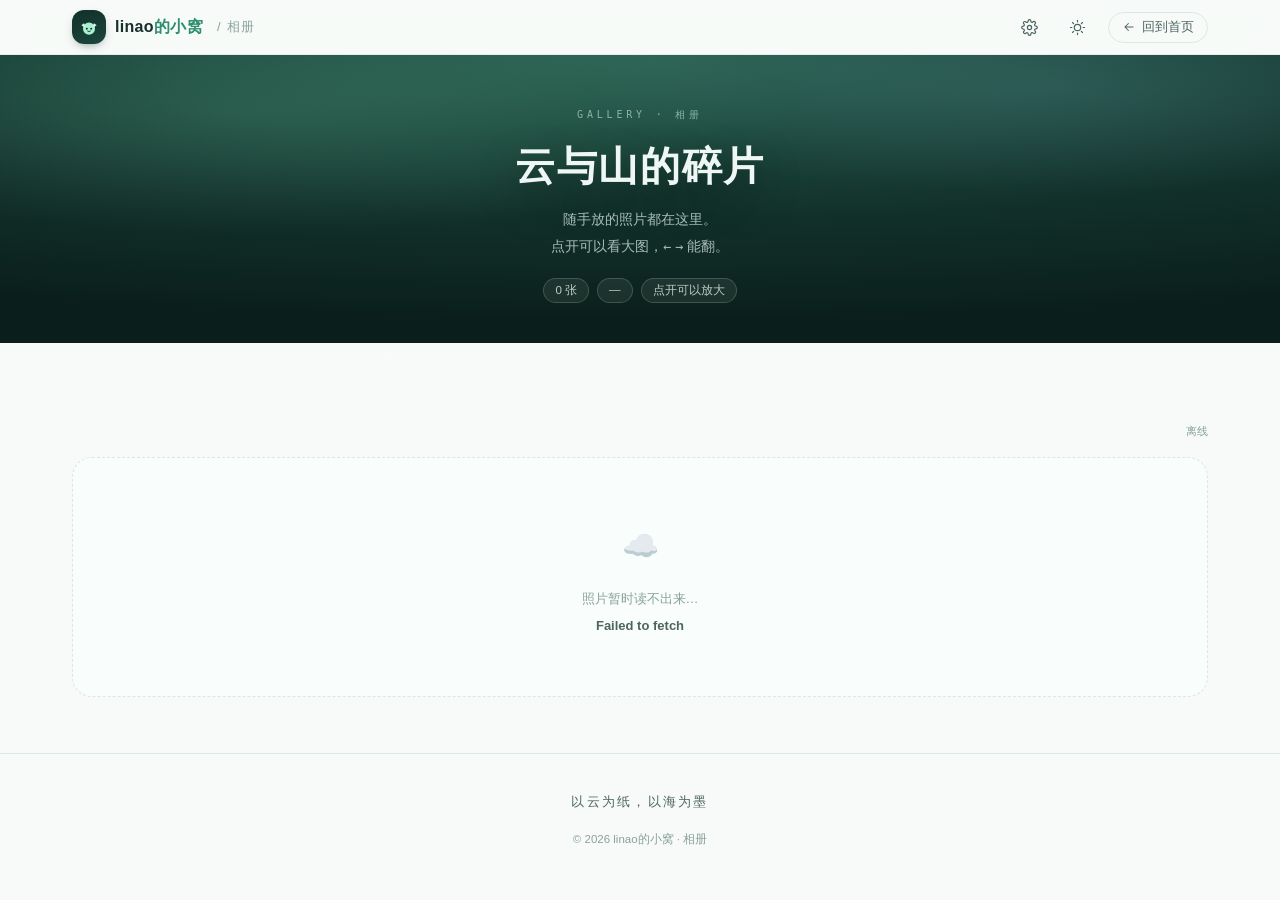
<file: gallery/index.html>
<!DOCTYPE html>
<html lang="zh-CN" data-theme="light">
<head>
<meta charset="UTF-8" />
<meta name="viewport" content="width=device-width, initial-scale=1.0" />
<meta name="theme-color" content="#0b1f1c" />
<meta name="description" content="linao的小窝 · 相册 — 随手放的照片都在这里，点开看大图。" />
<link rel="icon" href="data:image/svg+xml,%3Csvg xmlns='http://www.w3.org/2000/svg' viewBox='0 0 64 64'%3E%3Crect width='64' height='64' rx='16' fill='%230e2621'/%3E%3Ccircle cx='32' cy='36' r='15' fill='%237fd6b4'/%3E%3Cpath d='M19 24l4 11-9-5z' fill='%23a8f0d2'/%3E%3Cpath d='M45 24l-4 11 9-5z' fill='%23a8f0d2'/%3E%3Ccircle cx='27' cy='36' r='2.2' fill='%230b1f1c'/%3E%3Ccircle cx='37' cy='36' r='2.2' fill='%230b1f1c'/%3E%3Cpath d='M28 42q4 3 8 0' stroke='%230b1f1c' stroke-width='2' fill='none' stroke-linecap='round'/%3E%3C/svg%3E" />
<title>相册 · linao的小窝</title>
<style>
:root{
  --paper:#f7faf8;--card:#ffffff;--line:#dbe7e1;
  --text:#16302a;--text-soft:#4c6560;--text-faint:#8aa29b;
  --accent:#7fd6b4;--accent-soft:#a8f0d2;--accent-deep:#2f8f6f;--accent-glow:rgba(127,214,180,.42);
  --danger:#d9534f;
  --sans:"PingFang SC","Microsoft YaHei UI","Hiragino Sans GB","Noto Sans SC","Segoe UI",sans-serif;
  --serif:"Songti SC","Source Han Serif SC","Noto Serif SC",Georgia,serif;
  --mono:"Cascadia Mono","Consolas",monospace;
  --ease:cubic-bezier(.22,1,.36,1);
}
html[data-accent="pink"]{--accent:#ffb3d9;--accent-soft:#ffd3e8;--accent-deep:#c95f92;--accent-glow:rgba(255,179,217,.42)}
html[data-accent="blue"]{--accent:#9fd0ff;--accent-soft:#c8e6ff;--accent-deep:#4a86bd;--accent-glow:rgba(159,208,255,.42)}
html[data-theme="dark"]{--paper:#0d1f1b;--card:#122a24;--line:#1d3a32;--text:#e6f3ee;--text-soft:#a9c6bd;--text-faint:#6e8b83}
*,*::before,*::after{box-sizing:border-box}
html{scroll-behavior:smooth}
body{margin:0;background:var(--paper);color:var(--text);font-family:var(--sans);
  -webkit-font-smoothing:antialiased;transition:background .4s,color .4s;min-height:100dvh;display:flex;flex-direction:column}
a{color:inherit;text-decoration:none}
button{font:inherit;color:inherit;cursor:pointer;border:0;background:none}
::selection{background:var(--accent);color:#08150f}

/* topbar */
.topbar{position:sticky;top:0;z-index:50;background:rgba(247,250,248,.82);backdrop-filter:blur(16px);
  border-bottom:1px solid rgba(22,48,42,.07);transition:background .4s,border-color .4s}
html[data-theme="dark"] .topbar{background:rgba(10,26,23,.84);border-bottom-color:rgba(231,240,236,.08)}
.topbar-inner{max-width:1180px;margin:0 auto;padding:10px 22px;display:flex;align-items:center;gap:14px}
.brand{display:flex;align-items:center;gap:9px}
.brand-avatar{width:34px;height:34px;border-radius:12px;display:grid;place-items:center;
  background:linear-gradient(160deg,#12302a,#1b463b);box-shadow:0 4px 12px -6px rgba(18,48,42,.8)}
.brand-avatar svg{width:22px;height:22px}
.brand-name{font-weight:800;font-size:16px;letter-spacing:.02em;white-space:nowrap}
.brand-name em{font-style:normal;color:var(--accent-deep)}
html[data-theme="dark"] .brand-name em{color:var(--accent)}
.crumb{color:var(--text-faint);font-size:13px;letter-spacing:.1em}
.spacer{flex:1}
.icon-btn{width:34px;height:34px;border-radius:10px;display:grid;place-items:center;color:var(--text-soft);transition:.2s var(--ease)}
.icon-btn svg{width:17px;height:17px;stroke:currentColor;fill:none;stroke-width:1.7;stroke-linecap:round;stroke-linejoin:round}
.icon-btn:hover{background:color-mix(in srgb,var(--accent) 14%,transparent);color:var(--text)}
.icon-btn.is-admin{color:var(--accent-deep);background:color-mix(in srgb,var(--accent) 18%,transparent)}
html[data-theme="dark"] .icon-btn.is-admin{color:var(--accent)}
.back-pill{display:inline-flex;align-items:center;gap:6px;padding:6px 13px;border-radius:999px;font-size:12.5px;
  border:1px solid var(--line);color:var(--text-soft);transition:.22s var(--ease)}
.back-pill:hover{color:var(--text);border-color:var(--accent-deep);transform:translateY(-1px)}
.back-pill svg{width:14px;height:14px;stroke:currentColor;fill:none;stroke-width:1.8;stroke-linecap:round;stroke-linejoin:round}

/* hero */
.hero{position:relative;overflow:hidden;padding:50px 22px 40px;
  background:radial-gradient(120% 92% at 50% 0%,#2b6353 0%,#1b463b 34%,#12302a 62%,#0a1f1b 100%);
  color:#eef7f3;text-align:center}
.hero::before{content:"";position:absolute;inset:0;pointer-events:none;
  background:radial-gradient(60% 60% at 20% 20%,rgba(127,214,180,.16),transparent 70%),
             radial-gradient(50% 50% at 82% 12%,rgba(159,208,255,.12),transparent 72%)}
.hero-inner{position:relative;max-width:760px;margin:0 auto}
.hero .kicker{font-family:var(--mono);font-size:10px;letter-spacing:.38em;color:rgba(210,240,230,.6);text-transform:uppercase}
.hero h1{margin:14px 0 12px;font-size:clamp(26px,5vw,40px);font-weight:800;letter-spacing:.04em;text-shadow:0 16px 44px rgba(0,0,0,.45)}
.hero p{margin:0;font-size:13.5px;line-height:2;color:rgba(226,244,237,.72)}
.hero .tip{display:inline-flex;flex-wrap:wrap;gap:8px;justify-content:center;margin-top:18px}
.hero .tip span{font-size:11.5px;padding:4px 11px;border-radius:999px;
  border:1px solid rgba(226,244,237,.18);background:rgba(233,247,241,.07);color:rgba(226,244,237,.8)}
.wave{line-height:0;margin-top:-1px}
.wave svg{width:100%;height:56px;display:block}

main{flex:1;width:100%;max-width:1180px;margin:0 auto;padding:26px 22px 56px}

/* 站长面板 */
.admin-panel{
  display:none;margin-bottom:22px;padding:20px;border-radius:20px;
  background:var(--card);border:1px solid color-mix(in srgb,var(--accent) 45%,var(--line));
  box-shadow:0 26px 50px -44px rgba(8,23,20,.9);
}
.admin-panel.is-on{display:block}
.admin-head{display:flex;align-items:center;gap:10px;margin-bottom:14px;flex-wrap:wrap}
.admin-head h2{margin:0;font-size:15px;font-weight:800}
.admin-head .en{font-family:var(--mono);font-size:10px;letter-spacing:.2em;color:var(--text-faint);text-transform:uppercase}
.admin-head .spacer{flex:1}
.tiny-btn{font-size:11.5px;padding:5px 11px;border-radius:999px;border:1px solid var(--line);color:var(--text-soft);transition:.2s}
.tiny-btn:hover{color:var(--text);border-color:var(--accent-deep)}

.drop{
  position:relative;display:grid;place-items:center;gap:6px;padding:22px;border-radius:16px;
  border:2px dashed color-mix(in srgb,var(--accent) 55%,var(--line));
  background:color-mix(in srgb,var(--accent) 7%,transparent);
  text-align:center;transition:.2s var(--ease);cursor:pointer;
}
.drop:hover,.drop.is-over{background:color-mix(in srgb,var(--accent) 14%,transparent);border-color:var(--accent-deep)}
.drop b{font-size:13.5px}
.drop small{color:var(--text-faint);font-size:11.5px;line-height:1.8}
.drop input{display:none}

.upload-fields{display:grid;grid-template-columns:repeat(auto-fit,minmax(180px,1fr));gap:10px;margin-top:14px}
.upload-fields label{display:flex;flex-direction:column;gap:5px;font-size:11px;color:var(--text-faint);letter-spacing:.06em}
.upload-fields input{
  height:38px;padding:0 12px;border-radius:10px;border:1px solid var(--line);background:var(--paper);
  color:var(--text);font:inherit;font-size:13px;outline:none;transition:.2s;
}
.upload-fields input:focus{border-color:var(--accent-deep);box-shadow:0 0 0 3px color-mix(in srgb,var(--accent) 20%,transparent)}

.queue{display:grid;gap:8px;margin-top:14px}
.q-item{display:flex;align-items:center;gap:10px;font-size:12px;color:var(--text-soft)}
.q-bar{flex:1;height:6px;border-radius:4px;background:color-mix(in srgb,var(--accent) 14%,transparent);overflow:hidden}
.q-bar i{display:block;height:100%;width:0;background:linear-gradient(90deg,var(--accent),var(--accent-soft));transition:width .2s}
.q-item .ok{color:var(--accent-deep);font-family:var(--mono);font-size:11px}
.q-item .err{color:var(--danger);font-family:var(--mono);font-size:11px}

/* 工具条 */
.toolbar{display:flex;flex-wrap:wrap;gap:10px;align-items:center;justify-content:space-between;margin-bottom:18px}
.filters{display:flex;gap:8px;flex-wrap:wrap}
.chip{padding:7px 15px;border-radius:999px;border:1px solid var(--line);background:var(--card);
  font-size:12.5px;color:var(--text-soft);transition:.2s var(--ease)}
.chip:hover{border-color:var(--accent-deep);color:var(--text);transform:translateY(-1px)}
.chip[aria-pressed="true"]{border-color:transparent;color:#08150f;font-weight:700;
  background:linear-gradient(150deg,var(--accent-soft),var(--accent));box-shadow:0 10px 22px -18px var(--accent-glow)}
.chip .n{font-family:var(--mono);font-size:10.5px;opacity:.7;margin-left:5px}
.count{font-family:var(--mono);font-size:11px;color:var(--text-faint)}

/* 网格 */
.grid{display:grid;grid-template-columns:repeat(auto-fill,minmax(300px,1fr));gap:16px}
.shot{position:relative;border-radius:16px;overflow:hidden;background:var(--card);
  border:1px solid var(--line);box-shadow:0 22px 44px -40px rgba(8,23,20,.9);
  transition:transform .32s var(--ease),border-color .3s,box-shadow .3s}
.shot:hover{transform:translateY(-4px);border-color:color-mix(in srgb,var(--accent) 45%,var(--line));
  box-shadow:0 28px 50px -38px rgba(8,23,20,.95)}
.shot-open{display:block;cursor:zoom-in}
.shot img{display:block;width:100%;height:auto;aspect-ratio:16/10;object-fit:cover;transition:transform .5s var(--ease)}
.shot:hover img{transform:scale(1.03)}
.shot-meta{position:absolute;left:0;right:0;bottom:0;pointer-events:none;
  padding:34px 14px 12px;
  background:linear-gradient(to top,rgba(6,20,16,.82),rgba(6,20,16,.28) 60%,transparent);
  color:#eef7f3;display:flex;align-items:flex-end;justify-content:space-between;gap:10px}
.shot-title{display:block;font-size:13px;font-weight:700;letter-spacing:.02em}
.shot-sub{display:block;font-family:var(--mono);font-size:9.5px;letter-spacing:.14em;color:rgba(226,244,237,.65);margin-top:3px}
.shot-tag{flex:none;font-size:10px;padding:3px 9px;border-radius:999px;
  background:rgba(233,247,241,.16);border:1px solid rgba(226,244,237,.24);color:#eafaf3}
.shot-del{
  position:absolute;top:10px;right:10px;width:30px;height:30px;border-radius:10px;display:none;place-items:center;
  background:rgba(160,40,40,.82);border:1px solid rgba(255,220,220,.4);color:#fff;z-index:3;transition:.2s var(--ease);
}
body.is-admin .shot-del{display:grid}
.shot-del:hover{background:rgba(200,50,50,.95);transform:scale(1.06)}
.shot-del svg{width:14px;height:14px;stroke:currentColor;fill:none;stroke-width:1.9;stroke-linecap:round;stroke-linejoin:round}

.empty{padding:56px 22px;text-align:center;border-radius:20px;
  border:1px dashed var(--line);background:color-mix(in srgb,var(--accent) 5%,var(--card));
  color:var(--text-faint);font-size:13px;line-height:2.1}
.empty b{color:var(--text-soft)}
.empty .big{display:block;font-size:30px;margin-bottom:8px}

/* 灯箱 */
.lightbox{position:fixed;inset:0;z-index:200;display:none;background:rgba(4,14,11,.92);backdrop-filter:blur(8px)}
.lightbox[data-open="true"]{display:grid;grid-template-rows:1fr auto}
.lb-stage{position:relative;display:grid;place-items:center;padding:40px 70px 10px;min-height:0}
.lb-img{max-width:100%;max-height:100%;border-radius:12px;box-shadow:0 40px 90px -40px #000;display:block}
.lb-bar{display:flex;align-items:center;justify-content:space-between;gap:16px;padding:14px 24px 22px;color:#eef7f3}
.lb-cap{font-size:13.5px;letter-spacing:.02em}
.lb-cap small{display:block;font-family:var(--mono);font-size:10px;letter-spacing:.14em;color:rgba(226,244,237,.55);margin-top:4px}
.lb-count{font-family:var(--mono);font-size:11px;color:rgba(226,244,237,.6);letter-spacing:.1em}
.lb-btn{position:absolute;top:50%;transform:translateY(-50%);width:44px;height:44px;border-radius:50%;
  display:grid;place-items:center;background:rgba(233,247,241,.1);border:1px solid rgba(226,244,237,.2);color:#eef7f3;transition:.2s var(--ease)}
.lb-btn:hover{background:rgba(233,247,241,.2)}
.lb-btn svg{width:18px;height:18px;stroke:currentColor;fill:none;stroke-width:1.9;stroke-linecap:round;stroke-linejoin:round}
.lb-prev{left:14px}.lb-next{right:14px}
.lb-close{position:absolute;top:16px;right:16px;width:38px;height:38px;border-radius:50%;
  display:grid;place-items:center;background:rgba(233,247,241,.1);border:1px solid rgba(226,244,237,.2);color:#eef7f3}
.lb-close svg{width:16px;height:16px;stroke:currentColor;fill:none;stroke-width:1.9;stroke-linecap:round;stroke-linejoin:round}

.footer{padding:24px 22px 38px;text-align:center;border-top:1px solid var(--line);color:var(--text-faint);font-size:11.5px;line-height:2}
.footer .sig{font-family:var(--serif);font-size:12.5px;letter-spacing:.18em;color:var(--text-soft)}

.toast{position:fixed;left:50%;bottom:26px;transform:translate(-50%,16px);opacity:0;pointer-events:none;z-index:220;
  padding:10px 18px;border-radius:999px;background:rgba(12,32,27,.94);color:#e6f3ee;
  border:1px solid rgba(168,240,210,.28);font-size:12.5px;transition:transform .3s var(--ease),opacity .3s}
.toast[data-show="true"]{transform:translate(-50%,0);opacity:1}

@media (max-width:620px){
  .topbar-inner{padding:8px 14px;gap:10px}
  .brand-name{font-size:15px}
  .crumb{display:none}
  .hero{padding:40px 18px 34px}
  main{padding:20px 14px 44px}
  .grid{grid-template-columns:1fr;gap:14px}
  .lb-stage{padding:16px 12px 0}
  .lb-btn{width:38px;height:38px}
  .lb-prev{left:4px}.lb-next{right:4px}
  .wave svg{height:40px}
}
@media (prefers-reduced-motion:reduce){*{animation:none!important;transition:none!important}}
</style>
</head>
<body>

<header class="topbar">
  <div class="topbar-inner">
    <a class="brand" href="../" aria-label="回到首页">
      <span class="brand-avatar" aria-hidden="true">
        <svg viewBox="0 0 40 40"><circle cx="20" cy="23" r="11" fill="#a8f0d2"/><path d="M11 13l3 9-8-5z" fill="#d8f7ea"/><path d="M29 13l-3 9 8-5z" fill="#d8f7ea"/><circle cx="16" cy="23" r="1.7" fill="#0b211d"/><circle cx="24" cy="23" r="1.7" fill="#0b211d"/><path d="M17.5 27.5q2.5 2 5 0" stroke="#0b211d" stroke-width="1.5" fill="none" stroke-linecap="round"/></svg>
      </span>
      <span class="brand-name">linao<em>的小窝</em></span>
    </a>
    <span class="crumb">/ 相册</span>
    <span class="spacer"></span>
    <button class="icon-btn" id="adminBtn" type="button" aria-label="站长模式" title="站长模式：输入口令后可上传 / 删除照片">
      <svg viewBox="0 0 24 24" aria-hidden="true"><circle cx="12" cy="12" r="3"/><path d="M19.4 15a1.6 1.6 0 00.3 1.8l.1.1a2 2 0 11-2.8 2.8l-.1-.1a1.6 1.6 0 00-1.8-.3 1.6 1.6 0 00-1 1.5V21a2 2 0 11-4 0v-.1A1.6 1.6 0 009 19.4a1.6 1.6 0 00-1.8.3l-.1.1a2 2 0 11-2.8-2.8l.1-.1a1.6 1.6 0 00.3-1.8 1.6 1.6 0 00-1.5-1H3a2 2 0 110-4h.1A1.6 1.6 0 004.6 9a1.6 1.6 0 00-.3-1.8l-.1-.1a2 2 0 112.8-2.8l.1.1a1.6 1.6 0 001.8.3H9a1.6 1.6 0 001-1.5V3a2 2 0 114 0v.1a1.6 1.6 0 001 1.5 1.6 1.6 0 001.8-.3l.1-.1a2 2 0 112.8 2.8l-.1.1a1.6 1.6 0 00-.3 1.8V9a1.6 1.6 0 001.5 1H21a2 2 0 110 4h-.1a1.6 1.6 0 00-1.5 1z"/></svg>
    </button>
    <button class="icon-btn" id="themeBtn" type="button" aria-label="切换深色模式">
      <svg viewBox="0 0 24 24" aria-hidden="true" id="themeIcon"></svg>
    </button>
    <a class="back-pill" href="../">
      <svg viewBox="0 0 24 24" aria-hidden="true"><path d="M19 12H6M11 6l-6 6 6 6"/></svg>
      回到首页
    </a>
  </div>
</header>

<section class="hero">
  <div class="hero-inner">
    <p class="kicker">Gallery · 相册</p>
    <h1>云与山的碎片</h1>
    <p>随手放的照片都在这里。<br />点开可以看大图，<kbd>←</kbd> <kbd>→</kbd> 能翻。</p>
    <div class="tip"><span id="heroCount">0 张</span><span id="heroTags">—</span><span>点开可以放大</span></div>
  </div>
</section>
<div class="wave" aria-hidden="true">
  <svg viewBox="0 0 1440 72" preserveAspectRatio="none">
    <path fill="var(--paper)" d="M0,34 C180,66 320,8 500,22 C680,36 780,68 960,56 C1140,44 1280,10 1440,26 L1440,72 L0,72 Z"/>
  </svg>
</div>

<main>
  <!-- 站长面板：只有输入口令后才显示 -->
  <section class="admin-panel" id="adminPanel" aria-label="站长上传面板">
    <div class="admin-head">
      <h2>站长模式</h2>
      <span class="en">Admin</span>
      <span class="spacer"></span>
      <button class="tiny-btn" id="logoutBtn" type="button">退出站长模式</button>
    </div>

    <label class="drop" id="drop">
      <input id="fileInput" type="file" accept="image/*" multiple />
      <b>点这里选图片，或者把图拖进来</b>
      <small>支持 jpg / png / webp / gif · 会先在浏览器里压到 1600px 再上传（单张上限 6 MB）</small>
    </label>

    <div class="upload-fields">
      <label>标题（可选）<input id="fTitle" type="text" maxlength="60" placeholder="比如：傍晚的云" /></label>
      <label>分类（可选）<input id="fTag" type="text" maxlength="16" placeholder="随手拍" /></label>
      <label>一句话说明（可选）<input id="fCaption" type="text" maxlength="200" placeholder="拍的时候在想什么" /></label>
    </div>

    <div class="queue" id="queue"></div>
  </section>

  <div class="toolbar">
    <div class="filters" id="filters" role="group" aria-label="按分类筛选"></div>
    <span class="count" id="count"></span>
  </div>

  <div class="grid" id="grid"></div>
</main>

<footer class="footer">
  <p class="sig">以云为纸，以海为墨</p>
  <p>© 2026 linao的小窝 · 相册</p>
</footer>

<div class="lightbox" id="lightbox" data-open="false" role="dialog" aria-modal="true" aria-label="查看大图">
  <div class="lb-stage">
    <button class="lb-close" id="lbClose" type="button" aria-label="关闭"><svg viewBox="0 0 24 24"><path d="M6 6l12 12M18 6L6 18"/></svg></button>
    <button class="lb-btn lb-prev" id="lbPrev" type="button" aria-label="上一张"><svg viewBox="0 0 24 24"><path d="M15 6l-6 6 6 6"/></svg></button>
    <img class="lb-img" id="lbImg" alt="" />
    <button class="lb-btn lb-next" id="lbNext" type="button" aria-label="下一张"><svg viewBox="0 0 24 24"><path d="M9 6l6 6-6 6"/></svg></button>
  </div>
  <div class="lb-bar">
    <div class="lb-cap"><span id="lbTitle"></span><small id="lbSub"></small></div>
    <span class="lb-count" id="lbCount"></span>
  </div>
</div>

<div class="toast" id="toast" role="status" aria-live="polite"></div>

<script>
(function () {
  "use strict";

  /* =========================================================
     照片全部存在 Cloudflare，不在代码里
     站长：点右上角齿轮 → 输入口令 → 就能上传 / 删除
     ========================================================= */
  var API_BASE = "https://linao-guestbook.ningfu334.workers.dev";
  var ADMIN_KEY = "linao-gallery-admin";
  var THEME_KEY = "linao-nest-theme";
  var ACCENT_KEY = "linao-nest-accent";

  var $ = function (s, r) { return (r || document).querySelector(s); };
  var $$ = function (s, r) { return Array.prototype.slice.call((r || document).querySelectorAll(s)); };
  var html = document.documentElement;

  var photos = [];
  var adminToken = "";
  try { adminToken = localStorage.getItem(ADMIN_KEY) || ""; } catch (e) {}

  /* ---------------- 主题 ---------------- */
  var savedTheme = null, savedAccent = null;
  try { savedTheme = localStorage.getItem(THEME_KEY); savedAccent = localStorage.getItem(ACCENT_KEY); } catch (e) {}
  if (savedAccent && ["green", "pink", "blue"].indexOf(savedAccent) >= 0) html.dataset.accent = savedAccent;

  var themeIcon = $("#themeIcon");
  function paintIcon() {
    themeIcon.innerHTML = html.dataset.theme === "dark"
      ? '<path d="M20 14.5A8.5 8.5 0 019.5 4 9 9 0 1020 14.5z"/>'
      : '<circle cx="12" cy="12" r="4.5"/><path d="M12 2v2M12 20v2M2 12h2M20 12h2M5 5l1.5 1.5M17.5 17.5L19 19M19 5l-1.5 1.5M6.5 17.5L5 19"/>';
  }
  html.dataset.theme = savedTheme === "dark" ? "dark" : "light";
  paintIcon();
  $("#themeBtn").addEventListener("click", function () {
    html.dataset.theme = html.dataset.theme === "dark" ? "light" : "dark";
    paintIcon();
    try { localStorage.setItem(THEME_KEY, html.dataset.theme); } catch (e) {}
  });

  /* ---------------- 提示 ---------------- */
  var toastEl = $("#toast"), toastTimer = null;
  function toast(msg) {
    toastEl.textContent = msg;
    toastEl.dataset.show = "true";
    clearTimeout(toastTimer);
    toastTimer = setTimeout(function () { toastEl.dataset.show = "false"; }, 2400);
  }

  /* ---------------- 数据 ---------------- */
  // KV 的列表有几十秒延迟：刚传的照片先本地插进去，删掉的先本地藏起来，
  // 等服务器列表追上了再对齐，不然会以为「没传上去 / 没删掉」。
  var serverPhotos = [];
  var pendingPhotos = [];
  var deletedIds = {};

  function merged() {
    var out = [], seen = {};
    pendingPhotos.forEach(function (p) {
      if (!deletedIds[p.id] && !seen[p.id]) { seen[p.id] = 1; out.push(p); }
    });
    serverPhotos.forEach(function (p) {
      if (!deletedIds[p.id] && !seen[p.id]) { seen[p.id] = 1; out.push(p); }
    });
    return out;
  }

  function decorate(p) {
    if (!p.src) p.src = API_BASE + p.url;
    return p;
  }

  function load() {
    return fetch(API_BASE + "/api/photos?limit=200", { headers: { Accept: "application/json" } })
      .then(function (r) { return r.json(); })
      .then(function (data) {
        if (!data.ok) throw new Error(data.message || "读取失败");
        var list = (data.photos || []).map(decorate);
        var ids = {};
        list.forEach(function (p) { ids[p.id] = 1; });
        pendingPhotos = pendingPhotos.filter(function (p) { return !ids[p.id] && !deletedIds[p.id]; });
        serverPhotos = list;
        photos = merged();
        render();
      })
      .catch(function (err) {
        $("#grid").innerHTML =
          '<div class="empty" style="grid-column:1/-1"><span class="big">☁️</span>' +
          "照片暂时读不出来…<br /><b>" + esc(String(err.message || err)) + "</b></div>";
        $("#count").textContent = "离线";
      });
  }

  function esc(s) {
    return String(s == null ? "" : s)
      .replace(/&/g, "&amp;").replace(/</g, "&lt;").replace(/>/g, "&gt;")
      .replace(/"/g, "&quot;").replace(/'/g, "&#39;");
  }

  var state = { tag: "全部" };
  var visible = [];

  function render() {
    var tags = ["全部"];
    photos.forEach(function (p) { if (tags.indexOf(p.tag) < 0) tags.push(p.tag); });
    if (tags.indexOf(state.tag) < 0) state.tag = "全部";

    $("#filters").innerHTML = tags.map(function (t) {
      var n = t === "全部" ? photos.length : photos.filter(function (p) { return p.tag === t; }).length;
      return '<button class="chip" type="button" data-tag="' + esc(t) + '" aria-pressed="' + (state.tag === t) + '">' +
        esc(t) + '<span class="n">' + n + "</span></button>";
    }).join("");

    visible = photos.filter(function (p) { return state.tag === "全部" || p.tag === state.tag; });

    if (!visible.length) {
      $("#grid").innerHTML =
        '<div class="empty" style="grid-column:1/-1"><span class="big">🖼</span>' +
        (photos.length ? "这个分类还没有照片" :
          "相册还是空的。<br /><b>点右上角齿轮</b>，输入口令就能往上传了") +
        "</div>";
    } else {
      $("#grid").innerHTML = visible.map(function (p, i) {
        var d = new Date(p.at);
        var date = d.getFullYear() + "." + ("0" + (d.getMonth() + 1)).slice(-2) + "." + ("0" + d.getDate()).slice(-2);
        return (
          '<article class="shot" data-id="' + esc(p.id) + '" data-i="' + i + '">' +
            '<button class="shot-del" type="button" data-del="' + esc(p.id) + '" title="删除这张">' +
              '<svg viewBox="0 0 24 24"><path d="M4 7h16M9 7V5h6v2M6 7l1 13h10l1-13"/></svg>' +
            "</button>" +
            '<a class="shot-open" href="' + esc(p.src) + '" target="_blank" rel="noopener">' +
              '<img src="' + esc(p.src) + '" alt="' + esc(p.title) + '" loading="' + (i < 4 ? "eager" : "lazy") + '" />' +
            "</a>" +
            '<div class="shot-meta"><span><span class="shot-title">' + esc(p.title) + "</span>" +
              '<span class="shot-sub">' + esc(p.tag) + " · " + date + "</span></span>" +
              '<span class="shot-tag">' + esc(p.tag) + "</span></div>" +
          "</article>"
        );
      }).join("");
    }

    var tagCount = tags.length - 1;
    $("#count").textContent = "显示 " + visible.length + " / " + photos.length + " 张";
    $("#heroCount").textContent = photos.length + " 张";
    $("#heroTags").textContent = tagCount ? tagCount + " 个分类" : "还没有分类";
  }

  $("#filters").addEventListener("click", function (e) {
    var btn = e.target.closest(".chip");
    if (!btn) return;
    state.tag = btn.dataset.tag;
    render();
  });

  /* ---------------- 灯箱 ---------------- */
  var lb = $("#lightbox"), lbImg = $("#lbImg"), current = 0;
  function show(i) {
    if (!visible.length) return;
    current = (i + visible.length) % visible.length;
    var p = visible[current];
    lbImg.src = p.src;
    lbImg.alt = p.title;
    $("#lbTitle").textContent = p.title;
    $("#lbSub").textContent = p.caption || (p.tag + " · " + Math.round((p.size || 0) / 1024) + " KB");
    $("#lbCount").textContent = (current + 1) + " / " + visible.length;
  }
  function openLB(i) {
    lb.dataset.open = "true";
    document.documentElement.style.overflow = "hidden";
    show(i);
  }
  function closeLB() {
    lb.dataset.open = "false";
    document.documentElement.style.overflow = "";
  }
  $("#grid").addEventListener("click", function (e) {
    if (e.target.closest("[data-del]")) return;
    var shot = e.target.closest(".shot");
    if (!shot) return;
    e.preventDefault();
    openLB(Number(shot.dataset.i));
  });
  $("#lbClose").addEventListener("click", closeLB);
  $("#lbPrev").addEventListener("click", function () { show(current - 1); });
  $("#lbNext").addEventListener("click", function () { show(current + 1); });
  lb.addEventListener("click", function (e) {
    if (e.target === lb || e.target.classList.contains("lb-stage")) closeLB();
  });
  document.addEventListener("keydown", function (e) {
    if (lb.dataset.open !== "true") return;
    if (e.key === "Escape") closeLB();
    else if (e.key === "ArrowLeft") show(current - 1);
    else if (e.key === "ArrowRight") show(current + 1);
  });

  /* ---------------- 站长模式 ---------------- */
  var adminPanel = $("#adminPanel"), adminBtn = $("#adminBtn");

  function setAdminUI(on) {
    document.body.classList.toggle("is-admin", on);
    adminPanel.classList.toggle("is-on", on);
    adminBtn.classList.toggle("is-admin", on);
    adminBtn.title = on ? "站长模式已开启（点一下退出）" : "站长模式：输入口令后可上传 / 删除照片";
  }

  function verifyToken(token) {
    return fetch(API_BASE + "/api/photos/__verify__", {
      method: "DELETE",
      headers: { "X-Admin-Token": token }
    }).then(function (r) { return r.status === 200; }).catch(function () { return false; });
  }

  function enterAdmin(token) {
    adminToken = token;
    try { localStorage.setItem(ADMIN_KEY, token); } catch (e) {}
    setAdminUI(true);
    toast("站长模式已开启，可以上传 / 删除照片了");
  }

  function leaveAdmin(silent) {
    adminToken = "";
    try { localStorage.removeItem(ADMIN_KEY); } catch (e) {}
    setAdminUI(false);
    if (!silent) toast("已退出站长模式");
  }

  adminBtn.addEventListener("click", function () {
    if (adminToken) { leaveAdmin(false); return; }
    var input = window.prompt("输入站长口令（就是 ADMIN_TOKEN）：");
    if (!input) return;
    var token = input.trim();
    if (!token) return;
    toast("正在验证…");
    verifyToken(token).then(function (ok) {
      if (ok) enterAdmin(token);
      else toast("口令不对，再试一次？");
    });
  });

  $("#logoutBtn").addEventListener("click", function () { leaveAdmin(false); });

  /* ---------------- 上传 ---------------- */
  var queueEl = $("#queue");

  function addQueueItem(name) {
    var row = document.createElement("div");
    row.className = "q-item";
    row.innerHTML = '<span style="max-width:40%;overflow:hidden;text-overflow:ellipsis;white-space:nowrap">' + esc(name) + "</span>" +
      '<span class="q-bar"><i></i></span><span class="qs">等待</span>';
    queueEl.appendChild(row);
    return row;
  }

  // 浏览器里先压一遍，避免把几 MB 的原图塞进 KV
  function compress(file, maxSide, quality) {
    return new Promise(function (resolve) {
      if (!/^image\//.test(file.type) || file.type === "image/gif") { resolve(file); return; }
      var img = new Image();
      var url = URL.createObjectURL(file);
      img.onload = function () {
        var w = img.naturalWidth, h = img.naturalHeight;
        var scale = Math.min(1, maxSide / Math.max(w, h));
        if (scale === 1 && file.size < 400 * 1024) { URL.revokeObjectURL(url); resolve(file); return; }
        var c = document.createElement("canvas");
        c.width = Math.round(w * scale);
        c.height = Math.round(h * scale);
        c.getContext("2d").drawImage(img, 0, 0, c.width, c.height);
        c.toBlob(function (blob) {
          URL.revokeObjectURL(url);
          resolve(blob || file);
        }, "image/jpeg", quality || 0.82);
      };
      img.onerror = function () { URL.revokeObjectURL(url); resolve(file); };
      img.src = url;
    });
  }

  function uploadOne(file, meta) {
    return compress(file, 1600, 0.82).then(function (blob) {
      var isBlob = blob instanceof Blob;
      var name = file.name.replace(/\.[^.]+$/, "") + (isBlob && blob.type === "image/jpeg" ? ".jpg" : "");
      var fd = new FormData();
      fd.append("file", isBlob ? new File([blob], name, { type: blob.type || "image/jpeg" }) : file);
      fd.append("title", meta.title || file.name.replace(/\.[^.]+$/, ""));
      fd.append("caption", meta.caption || "");
      fd.append("tag", meta.tag || "随手拍");
      return fetch(API_BASE + "/api/photos", {
        method: "POST",
        headers: { "X-Admin-Token": adminToken },
        body: fd
      }).then(function (r) { return r.json(); });
    });
  }

  function handleFiles(fileList) {
    if (!adminToken) { toast("先点右上角齿轮开启站长模式"); return; }
    var files = Array.prototype.slice.call(fileList).filter(function (f) { return /^image\//.test(f.type); });
    if (!files.length) { toast("只认图片文件哦"); return; }

    var meta = {
      title: $("#fTitle").value.trim(),
      tag: $("#fTag").value.trim(),
      caption: $("#fCaption").value.trim()
    };

    var okCount = 0;
    var chain = Promise.resolve();
    files.forEach(function (file) {
      chain = chain.then(function () {
        var row = addQueueItem(file.name);
        var bar = row.querySelector("i");
        var st = row.querySelector(".qs");
        bar.style.width = "35%";
        st.textContent = "上传中";
        return uploadOne(file, meta).then(function (res) {
          if (res && res.ok) {
            bar.style.width = "100%";
            st.textContent = "完成";
            st.className = "qs ok";
            okCount++;
            if (res.photo) {
              pendingPhotos.unshift(decorate(res.photo));
              photos = merged();
              render();
            }
          } else {
            bar.style.width = "100%";
            bar.style.background = "var(--danger)";
            st.textContent = (res && res.message) || "失败";
            st.className = "qs err";
          }
        }).catch(function (err) {
          bar.style.width = "100%";
          bar.style.background = "var(--danger)";
          st.textContent = "网络错误";
          st.className = "qs err";
          console.warn(err);
        });
      });
    });

    chain.then(function () {
      if (okCount) {
        toast("传好了 " + okCount + " 张");
        $("#fTitle").value = "";
        $("#fCaption").value = "";
        load();
        setTimeout(load, 30000);
        setTimeout(load, 60000);
        setTimeout(function () { queueEl.innerHTML = ""; }, 2500);
      } else {
        toast("没传成功，看看上面的提示");
      }
    });
  }

  var drop = $("#drop"), fileInput = $("#fileInput");
  drop.addEventListener("click", function (e) {
    if (e.target === fileInput) return;
    if (!adminToken) { toast("先点右上角齿轮开启站长模式"); return; }
    fileInput.click();
  });
  fileInput.addEventListener("change", function () {
    handleFiles(fileInput.files);
    fileInput.value = "";
  });
  ["dragenter", "dragover"].forEach(function (ev) {
    drop.addEventListener(ev, function (e) { e.preventDefault(); drop.classList.add("is-over"); });
  });
  ["dragleave", "drop"].forEach(function (ev) {
    drop.addEventListener(ev, function (e) { e.preventDefault(); drop.classList.remove("is-over"); });
  });
  drop.addEventListener("drop", function (e) {
    if (e.dataTransfer && e.dataTransfer.files.length) handleFiles(e.dataTransfer.files);
  });

  /* ---------------- 删除 ---------------- */
  $("#grid").addEventListener("click", function (e) {
    var btn = e.target.closest("[data-del]");
    if (!btn) return;
    e.preventDefault();
    e.stopPropagation();
    if (!adminToken) { toast("先开启站长模式"); return; }
    var id = btn.dataset.del;
    if (!window.confirm("确定删掉这张照片吗？删了找不回来。")) return;
    fetch(API_BASE + "/api/photos/" + encodeURIComponent(id), {
      method: "DELETE",
      headers: { "X-Admin-Token": adminToken }
    })
      .then(function (r) { return r.json(); })
      .then(function (res) {
        if (!res.ok) throw new Error(res.message || "删除失败");
        deletedIds[id] = 1;
        pendingPhotos = pendingPhotos.filter(function (p) { return p.id !== id; });
        serverPhotos = serverPhotos.filter(function (p) { return p.id !== id; });
        photos = merged();
        render();
        toast("删掉了");
        // 服务器追上之前别让本地记录一直涨
        setTimeout(function () { delete deletedIds[id]; }, 120000);
        setTimeout(load, 30000);
      })
      .catch(function (err) { toast(String(err.message || "删除失败")); });
  });

  /* ---------------- 启动 ---------------- */
  if (adminToken) {
    // 记住的口令先校验一次，失效就静默退出
    verifyToken(adminToken).then(function (ok) {
      if (ok) setAdminUI(true); else leaveAdmin(true);
    });
  }
  load();
})();
</script>
</body>
</html>
</file>
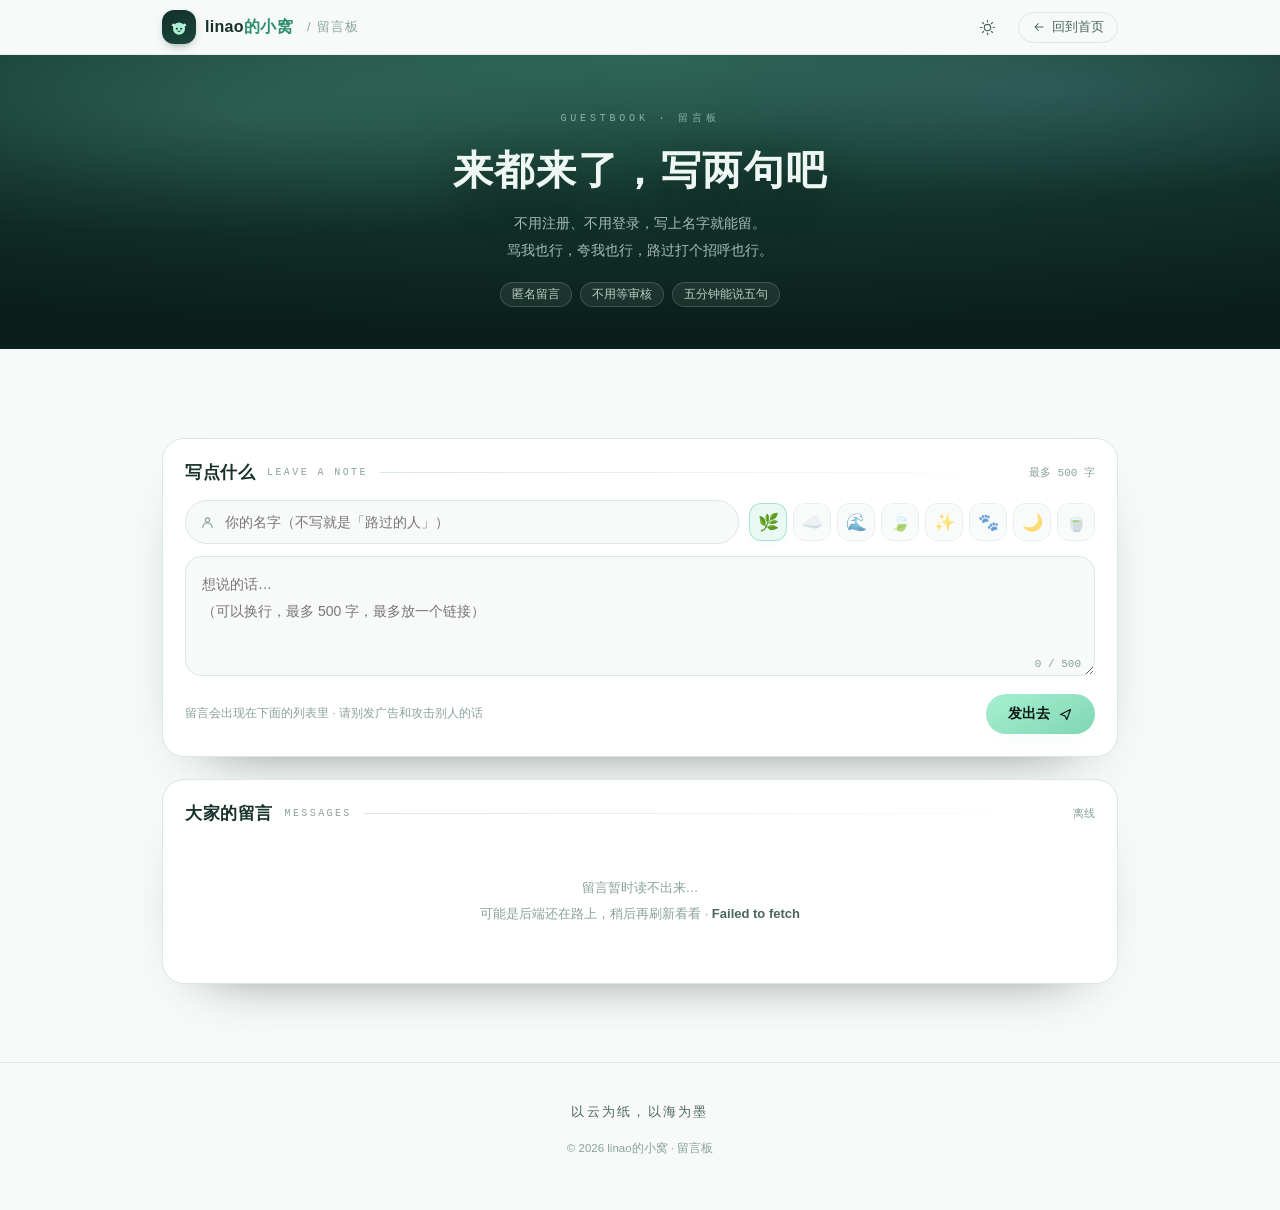
<file: guestbook/index.html>
<!DOCTYPE html>
<html lang="zh-CN" data-theme="light">
<head>
<meta charset="UTF-8" />
<meta name="viewport" content="width=device-width, initial-scale=1.0" />
<meta name="theme-color" content="#0b1f1c" />
<meta name="description" content="linao的小窝 · 留言板 — 不用登录，写两句就走。" />
<link rel="icon" href="data:image/svg+xml,%3Csvg xmlns='http://www.w3.org/2000/svg' viewBox='0 0 64 64'%3E%3Crect width='64' height='64' rx='16' fill='%230e2621'/%3E%3Ccircle cx='32' cy='36' r='15' fill='%237fd6b4'/%3E%3Cpath d='M19 24l4 11-9-5z' fill='%23a8f0d2'/%3E%3Cpath d='M45 24l-4 11 9-5z' fill='%23a8f0d2'/%3E%3Ccircle cx='27' cy='36' r='2.2' fill='%230b1f1c'/%3E%3Ccircle cx='37' cy='36' r='2.2' fill='%230b1f1c'/%3E%3Cpath d='M28 42q4 3 8 0' stroke='%230b1f1c' stroke-width='2' fill='none' stroke-linecap='round'/%3E%3C/svg%3E" />
<title>留言板 · linao的小窝</title>
<style>
:root{
  --paper:#f7faf8;--card:#ffffff;--line:#dbe7e1;
  --text:#16302a;--text-soft:#4c6560;--text-faint:#8aa29b;
  --accent:#7fd6b4;--accent-soft:#a8f0d2;--accent-deep:#2f8f6f;--accent-glow:rgba(127,214,180,.42);
  --sans:"PingFang SC","Microsoft YaHei UI","Hiragino Sans GB","Noto Sans SC","Segoe UI",sans-serif;
  --serif:"Songti SC","Source Han Serif SC","Noto Serif SC",Georgia,serif;
  --mono:"Cascadia Mono","Consolas",monospace;
  --ease:cubic-bezier(.22,1,.36,1);
}
html[data-accent="pink"]{--accent:#ffb3d9;--accent-soft:#ffd3e8;--accent-deep:#c95f92;--accent-glow:rgba(255,179,217,.42)}
html[data-accent="blue"]{--accent:#9fd0ff;--accent-soft:#c8e6ff;--accent-deep:#4a86bd;--accent-glow:rgba(159,208,255,.42)}
html[data-theme="dark"]{--paper:#0d1f1b;--card:#122a24;--line:#1d3a32;--text:#e6f3ee;--text-soft:#a9c6bd;--text-faint:#6e8b83}
*,*::before,*::after{box-sizing:border-box}
html{scroll-behavior:smooth}
body{margin:0;background:var(--paper);color:var(--text);font-family:var(--sans);
  -webkit-font-smoothing:antialiased;transition:background .4s,color .4s;min-height:100dvh;display:flex;flex-direction:column}
a{color:inherit;text-decoration:none}
button{font:inherit;color:inherit;cursor:pointer;border:0;background:none}
::selection{background:var(--accent);color:#08150f}

.topbar{position:sticky;top:0;z-index:50;background:rgba(247,250,248,.82);backdrop-filter:blur(16px);
  border-bottom:1px solid rgba(22,48,42,.07);transition:background .4s,border-color .4s}
html[data-theme="dark"] .topbar{background:rgba(10,26,23,.84);border-bottom-color:rgba(231,240,236,.08)}
.topbar-inner{max-width:1000px;margin:0 auto;padding:10px 22px;display:flex;align-items:center;gap:14px}
.brand{display:flex;align-items:center;gap:9px}
.brand-avatar{width:34px;height:34px;border-radius:12px;display:grid;place-items:center;
  background:linear-gradient(160deg,#12302a,#1b463b);box-shadow:0 4px 12px -6px rgba(18,48,42,.8)}
.brand-avatar svg{width:22px;height:22px}
.brand-name{font-weight:800;font-size:16px;letter-spacing:.02em;white-space:nowrap}
.brand-name em{font-style:normal;color:var(--accent-deep)}
html[data-theme="dark"] .brand-name em{color:var(--accent)}
.crumb{color:var(--text-faint);font-size:13px;letter-spacing:.1em}
.spacer{flex:1}
.icon-btn{width:34px;height:34px;border-radius:10px;display:grid;place-items:center;color:var(--text-soft);transition:.2s var(--ease)}
.icon-btn svg{width:17px;height:17px;stroke:currentColor;fill:none;stroke-width:1.7;stroke-linecap:round;stroke-linejoin:round}
.icon-btn:hover{background:color-mix(in srgb,var(--accent) 14%,transparent);color:var(--text)}
.back-pill{display:inline-flex;align-items:center;gap:6px;padding:6px 13px;border-radius:999px;font-size:12.5px;
  border:1px solid var(--line);color:var(--text-soft);transition:.22s var(--ease)}
.back-pill:hover{color:var(--text);border-color:var(--accent-deep);transform:translateY(-1px)}
.back-pill svg{width:14px;height:14px;stroke:currentColor;fill:none;stroke-width:1.8;stroke-linecap:round;stroke-linejoin:round}

.hero{position:relative;overflow:hidden;padding:54px 22px 42px;
  background:radial-gradient(120% 92% at 50% 0%,#2b6353 0%,#1b463b 34%,#12302a 62%,#0a1f1b 100%);
  color:#eef7f3;text-align:center}
.hero::before{content:"";position:absolute;inset:0;pointer-events:none;
  background:radial-gradient(60% 60% at 20% 20%,rgba(127,214,180,.16),transparent 70%),
             radial-gradient(50% 50% at 82% 12%,rgba(159,208,255,.12),transparent 72%)}
.hero-inner{position:relative;max-width:720px;margin:0 auto}
.hero .kicker{font-family:var(--mono);font-size:10px;letter-spacing:.38em;color:rgba(210,240,230,.6);text-transform:uppercase}
.hero h1{margin:14px 0 12px;font-size:clamp(26px,5vw,40px);font-weight:800;letter-spacing:.04em;text-shadow:0 16px 44px rgba(0,0,0,.45)}
.hero p{margin:0;font-size:13.5px;line-height:2;color:rgba(226,244,237,.72)}
.hero .tip{display:inline-flex;flex-wrap:wrap;gap:8px;justify-content:center;margin-top:18px}
.hero .tip span{font-size:11.5px;padding:4px 11px;border-radius:999px;
  border:1px solid rgba(226,244,237,.18);background:rgba(233,247,241,.07);color:rgba(226,244,237,.8)}
.wave{line-height:0;margin-top:-1px}
.wave svg{width:100%;height:60px;display:block}

main{flex:1;width:100%;max-width:1000px;margin:0 auto;padding:30px 22px 56px}

.panel{background:var(--card);border:1px solid var(--line);border-radius:22px;
  box-shadow:0 26px 60px -46px rgba(8,23,20,.8);padding:22px;margin-bottom:22px}
.panel-head{display:flex;align-items:center;gap:12px;flex-wrap:wrap;margin-bottom:16px}
.panel-head h2{margin:0;font-size:17px;font-weight:800;letter-spacing:.03em}
.panel-head .en{font-family:var(--mono);font-size:10px;letter-spacing:.24em;color:var(--text-faint);text-transform:uppercase}
.panel-head .line{flex:1;height:1px;min-width:30px;background:linear-gradient(90deg,var(--line),transparent)}
.panel-head .count{font-family:var(--mono);font-size:11px;color:var(--text-faint)}

/* 表单 */
.form-row{display:flex;gap:10px;flex-wrap:wrap;align-items:center;margin-bottom:12px}
.field{
  flex:1 1 220px;display:flex;align-items:center;gap:8px;padding:0 14px;height:44px;border-radius:999px;
  border:1px solid var(--line);background:var(--paper);transition:.2s;
}
.field:focus-within{border-color:var(--accent-deep);box-shadow:0 0 0 3px color-mix(in srgb,var(--accent) 22%,transparent)}
.field input{flex:1;border:0;background:transparent;outline:none;font:inherit;font-size:14px;color:var(--text)}
.field svg{width:15px;height:15px;stroke:var(--text-faint);fill:none;stroke-width:1.8;stroke-linecap:round;stroke-linejoin:round}

.moods{display:flex;gap:6px;flex-wrap:wrap}
.mood{
  width:38px;height:38px;border-radius:12px;display:grid;place-items:center;font-size:17px;
  border:1px solid var(--line);background:var(--paper);transition:.18s var(--ease);opacity:.65;
}
.mood:hover{transform:translateY(-2px);opacity:1}
.mood[aria-pressed="true"]{
  opacity:1;border-color:color-mix(in srgb,var(--accent) 60%,transparent);
  background:color-mix(in srgb,var(--accent) 18%,transparent);
  box-shadow:0 6px 16px -12px var(--accent-glow);
}

.textarea-wrap{position:relative}
textarea{
  width:100%;min-height:120px;resize:vertical;padding:14px 16px 34px;border-radius:16px;
  border:1px solid var(--line);background:var(--paper);color:var(--text);
  font:inherit;font-size:14px;line-height:1.9;outline:none;transition:.2s;
}
textarea:focus{border-color:var(--accent-deep);box-shadow:0 0 0 3px color-mix(in srgb,var(--accent) 22%,transparent)}
.counter{position:absolute;right:14px;bottom:10px;font-family:var(--mono);font-size:11px;color:var(--text-faint)}
.counter.over{color:#d9534f}

.form-foot{display:flex;align-items:center;justify-content:space-between;gap:12px;margin-top:14px;flex-wrap:wrap}
.hint{font-size:11.5px;color:var(--text-faint);line-height:1.7}
.submit{
  display:inline-flex;align-items:center;gap:8px;padding:11px 22px;border-radius:999px;
  font-size:13.5px;font-weight:700;color:#08150f;
  background:linear-gradient(150deg,var(--accent-soft),var(--accent));
  box-shadow:0 14px 28px -18px var(--accent-glow);transition:.22s var(--ease);
}
.submit:hover{transform:translateY(-2px)}
.submit:disabled{opacity:.55;cursor:progress;transform:none}
.submit svg{width:15px;height:15px;stroke:currentColor;fill:none;stroke-width:1.9;stroke-linecap:round;stroke-linejoin:round}
.hp{position:absolute;left:-9999px;width:1px;height:1px;opacity:0}

/* 列表 */
.msg{
  display:flex;gap:12px;padding:16px 4px;border-bottom:1px dashed var(--line);
}
.msg:last-child{border-bottom:0}
.msg-avatar{
  flex:none;width:38px;height:38px;border-radius:12px;display:grid;place-items:center;font-size:18px;
  background:color-mix(in srgb,var(--accent) 16%,transparent);
  border:1px solid color-mix(in srgb,var(--accent) 28%,transparent);
}
.msg-body{min-width:0;flex:1}
.msg-top{display:flex;align-items:baseline;gap:10px;flex-wrap:wrap}
.msg-name{font-weight:700;font-size:13.5px}
.msg-time{font-family:var(--mono);font-size:10.5px;color:var(--text-faint);letter-spacing:.06em}
.msg-text{margin:6px 0 0;font-size:13.5px;line-height:1.95;color:var(--text-soft);white-space:pre-wrap;word-break:break-word}

.state{padding:34px 10px;text-align:center;color:var(--text-faint);font-size:13px;line-height:2}
.state b{color:var(--text-soft)}
.state a{color:var(--accent-deep);border-bottom:1px dashed color-mix(in srgb,var(--accent) 50%,transparent)}
html[data-theme="dark"] .state a{color:var(--accent)}
.sk{display:grid;gap:12px;padding:10px 4px}
.sk i{display:block;height:13px;border-radius:7px;
  background:linear-gradient(90deg,color-mix(in srgb,var(--accent) 12%,transparent),color-mix(in srgb,var(--accent) 3%,transparent),color-mix(in srgb,var(--accent) 12%,transparent));
  background-size:200% 100%;animation:sh 1.6s linear infinite}
.sk i:nth-child(2){width:64%}
.sk i:nth-child(3){width:82%}
@keyframes sh{to{background-position:-200% 0}}

.footer{padding:24px 22px 38px;text-align:center;border-top:1px solid var(--line);color:var(--text-faint);font-size:11.5px;line-height:2}
.footer .sig{font-family:var(--serif);font-size:12.5px;letter-spacing:.18em;color:var(--text-soft)}

.toast{position:fixed;left:50%;bottom:26px;transform:translate(-50%,16px);opacity:0;pointer-events:none;z-index:120;
  padding:10px 18px;border-radius:999px;background:rgba(12,32,27,.94);color:#e6f3ee;
  border:1px solid rgba(168,240,210,.28);font-size:12.5px;transition:transform .3s var(--ease),opacity .3s}
.toast[data-show="true"]{transform:translate(-50%,0);opacity:1}

@media (max-width:620px){
  .topbar-inner{padding:8px 14px;gap:10px}
  .brand-name{font-size:15px}
  .crumb{display:none}
  .hero{padding:42px 18px 36px}
  main{padding:22px 14px 44px}
  .panel{padding:16px 14px;border-radius:18px}
  .form-foot{flex-direction:column;align-items:stretch}
  .submit{justify-content:center}
  .wave svg{height:44px}
}
@media (prefers-reduced-motion:reduce){*{animation:none!important;transition:none!important}}
</style>
</head>
<body>

<header class="topbar">
  <div class="topbar-inner">
    <a class="brand" href="../" aria-label="回到首页">
      <span class="brand-avatar" aria-hidden="true">
        <svg viewBox="0 0 40 40"><circle cx="20" cy="23" r="11" fill="#a8f0d2"/><path d="M11 13l3 9-8-5z" fill="#d8f7ea"/><path d="M29 13l-3 9 8-5z" fill="#d8f7ea"/><circle cx="16" cy="23" r="1.7" fill="#0b211d"/><circle cx="24" cy="23" r="1.7" fill="#0b211d"/><path d="M17.5 27.5q2.5 2 5 0" stroke="#0b211d" stroke-width="1.5" fill="none" stroke-linecap="round"/></svg>
      </span>
      <span class="brand-name">linao<em>的小窝</em></span>
    </a>
    <span class="crumb">/ 留言板</span>
    <span class="spacer"></span>
    <button class="icon-btn" id="themeBtn" type="button" aria-label="切换深色模式">
      <svg viewBox="0 0 24 24" aria-hidden="true" id="themeIcon"></svg>
    </button>
    <a class="back-pill" href="../">
      <svg viewBox="0 0 24 24" aria-hidden="true"><path d="M19 12H6M11 6l-6 6 6 6"/></svg>
      回到首页
    </a>
  </div>
</header>

<section class="hero">
  <div class="hero-inner">
    <p class="kicker">Guestbook · 留言板</p>
    <h1>来都来了，写两句吧</h1>
    <p>不用注册、不用登录，写上名字就能留。<br />骂我也行，夸我也行，路过打个招呼也行。</p>
    <div class="tip">
      <span>匿名留言</span>
      <span>不用等审核</span>
      <span>五分钟能说五句</span>
    </div>
  </div>
</section>
<div class="wave" aria-hidden="true">
  <svg viewBox="0 0 1440 72" preserveAspectRatio="none">
    <path fill="var(--paper)" d="M0,34 C180,66 320,8 500,22 C680,36 780,68 960,56 C1140,44 1280,10 1440,26 L1440,72 L0,72 Z"/>
  </svg>
</div>

<main>
  <section class="panel">
    <div class="panel-head">
      <h2>写点什么</h2>
      <span class="en">Leave a note</span>
      <span class="line"></span>
      <span class="count" id="formNote">最多 500 字</span>
    </div>

    <form id="form" autocomplete="off">
      <div class="form-row">
        <label class="field">
          <svg viewBox="0 0 24 24" aria-hidden="true"><circle cx="12" cy="8" r="3.4"/><path d="M4.5 20a7.5 7.5 0 0115 0"/></svg>
          <input id="name" name="name" type="text" maxlength="24" placeholder="你的名字（不写就是「路过的人」）" aria-label="你的名字" />
        </label>
        <div class="moods" id="moods" role="group" aria-label="选个心情"></div>
      </div>

      <div class="textarea-wrap">
        <textarea id="text" name="text" maxlength="500" placeholder="想说的话…&#10;（可以换行，最多 500 字，最多放一个链接）" aria-label="留言内容"></textarea>
        <span class="counter" id="counter">0 / 500</span>
      </div>

      <input class="hp" id="hp" name="hp" type="text" tabindex="-1" aria-hidden="true" />

      <div class="form-foot">
        <span class="hint">留言会出现在下面的列表里 · 请别发广告和攻击别人的话</span>
        <button class="submit" id="submit" type="submit">
          发出去
          <svg viewBox="0 0 24 24" aria-hidden="true"><path d="M4 12l16-8-6 16-3-6-7-2z"/></svg>
        </button>
      </div>
    </form>
  </section>

  <section class="panel">
    <div class="panel-head">
      <h2>大家的留言</h2>
      <span class="en">Messages</span>
      <span class="line"></span>
      <span class="count" id="count">加载中…</span>
    </div>
    <div id="list" aria-live="polite">
      <div class="sk"><i></i><i></i><i></i></div>
    </div>
  </section>
</main>

<footer class="footer">
  <p class="sig">以云为纸，以海为墨</p>
  <p>© 2026 linao的小窝 · 留言板</p>
</footer>

<div class="toast" id="toast" role="status" aria-live="polite"></div>

<script>
(function () {
  "use strict";

  /* =========================================================
     后端地址（Cloudflare Worker）
     ========================================================= */
  var API_BASE = "https://linao-guestbook.ningfu334.workers.dev";
  var qs = new URLSearchParams(location.search);
  if (qs.get("api")) API_BASE = qs.get("api");

  var $ = function (s, r) { return (r || document).querySelector(s); };
  var html = document.documentElement;
  var MOODS = ["🌿", "☁️", "🌊", "🍃", "✨", "🐾", "🌙", "🍵"];
  var currentMood = "🌿";

  /* ---------------- 主题 ---------------- */
  var THEME_KEY = "linao-nest-theme";
  var savedTheme = null;
  try { savedTheme = localStorage.getItem(THEME_KEY); } catch (e) {}
  var icon = $("#themeIcon");
  function paintIcon() {
    icon.innerHTML = html.dataset.theme === "dark"
      ? '<path d="M20 14.5A8.5 8.5 0 019.5 4 9 9 0 1020 14.5z"/>'
      : '<circle cx="12" cy="12" r="4.5"/><path d="M12 2v2M12 20v2M2 12h2M20 12h2M5 5l1.5 1.5M17.5 17.5L19 19M19 5l-1.5 1.5M6.5 17.5L5 19"/>';
  }
  function setTheme(mode, persist) {
    html.dataset.theme = mode;
    paintIcon();
    if (persist) { try { localStorage.setItem(THEME_KEY, mode); } catch (e) {} }
  }
  setTheme(savedTheme === "dark" ? "dark" : "light", false);
  $("#themeBtn").addEventListener("click", function () {
    setTheme(html.dataset.theme === "dark" ? "light" : "dark", true);
  });

  /* ---------------- 提示 ---------------- */
  var toastEl = $("#toast"), toastTimer = null;
  function toast(msg) {
    toastEl.textContent = msg;
    toastEl.dataset.show = "true";
    clearTimeout(toastTimer);
    toastTimer = setTimeout(function () { toastEl.dataset.show = "false"; }, 2400);
  }

  /* ---------------- 心情选择 ---------------- */
  var moodsEl = $("#moods");
  moodsEl.innerHTML = MOODS.map(function (m, i) {
    return '<button class="mood" type="button" data-mood="' + m + '" aria-pressed="' + (i === 0) + '" title="选这个心情">' + m + "</button>";
  }).join("");
  moodsEl.addEventListener("click", function (e) {
    var btn = e.target.closest(".mood");
    if (!btn) return;
    currentMood = btn.dataset.mood;
    Array.prototype.forEach.call(moodsEl.children, function (b) {
      b.setAttribute("aria-pressed", String(b === btn));
    });
  });

  /* ---------------- 字数 ---------------- */
  var textEl = $("#text"), counter = $("#counter");
  textEl.addEventListener("input", function () {
    var n = textEl.value.length;
    counter.textContent = n + " / 500";
    counter.classList.toggle("over", n > 500);
  });

  /* ---------------- 昵称记忆 ---------------- */
  var nameEl = $("#name");
  try {
    var savedName = localStorage.getItem("linao-guestbook-name");
    if (savedName) nameEl.value = savedName;
  } catch (e) {}

  /* ---------------- 渲染 ---------------- */
  var listEl = $("#list"), countEl = $("#count");
  var serverList = [];   // 服务端最近一次拿到的列表
  var pending = [];      // 刚发出去、服务端列表还没来得及更新的（KV 有 ~30s 延迟）

  function timeText(ts) {
    var diff = Math.floor((Date.now() - ts) / 1000);
    if (diff < 60) return "刚刚";
    if (diff < 3600) return Math.floor(diff / 60) + " 分钟前";
    if (diff < 86400) return Math.floor(diff / 3600) + " 小时前";
    if (diff < 86400 * 30) return Math.floor(diff / 86400) + " 天前";
    var d = new Date(ts);
    return d.getFullYear() + "." + ("0" + (d.getMonth() + 1)).slice(-2) + "." + ("0" + d.getDate()).slice(-2);
  }

  function renderList(messages) {
    if (!messages.length) {
      listEl.innerHTML = '<div class="state">还没有人留言，<b>来当第一个吧</b> 🌿</div>';
      countEl.textContent = "0 条留言";
      return;
    }
    listEl.innerHTML = messages.map(function (m) {
      var isPending = m.__pending;
      return (
        '<article class="msg">' +
          '<span class="msg-avatar" aria-hidden="true">' + (MOODS.indexOf(m.mood) >= 0 ? m.mood : "🌿") + "</span>" +
          '<div class="msg-body">' +
            '<div class="msg-top">' +
              '<span class="msg-name">' + esc(m.name) + "</span>" +
              '<span class="msg-time">' + (isPending ? "刚刚 · 发送成功" : timeText(m.at)) + "</span>" +
            "</div>" +
            '<p class="msg-text">' + esc(m.text) + "</p>" +
          "</div>" +
        "</article>"
      );
    }).join("");
    countEl.textContent = messages.length + " 条留言";
  }

  // 合并：服务端列表在前，还没同步过来的「刚发的」并进去，同步到就自动去掉
  function paint(list) {
    serverList = list || serverList;
    var seen = {};
    serverList.forEach(function (m) { seen[m.id] = true; });
    pending = pending.filter(function (m) { return !seen[m.id]; });
    renderList(pending.map(function (m) { return Object.assign({ __pending: true }, m); }).concat(serverList));
  }

  function esc(s) {
    return String(s == null ? "" : s)
      .replace(/&/g, "&amp;").replace(/</g, "&lt;").replace(/>/g, "&gt;")
      .replace(/"/g, "&quot;").replace(/'/g, "&#39;");
  }

  function loadMessages() {
    return fetch(API_BASE + "/api/messages?limit=60", { headers: { Accept: "application/json" } })
      .then(function (r) { return r.json(); })
      .then(function (data) {
        if (!data.ok) throw new Error(data.message || "读取失败");
        paint(data.messages || []);
      })
      .catch(function (err) {
        if (serverList.length || pending.length) return; // 已经有内容就别把列表清空
        listEl.innerHTML =
          '<div class="state">留言暂时读不出来…<br />' +
          "可能是后端还在路上，稍后再刷新看看 · <b>" + esc(String(err.message || err)) + "</b></div>";
        countEl.textContent = "离线";
      });
  }

  /* ---------------- 提交 ---------------- */
  var form = $("#form"), submitBtn = $("#submit");

  form.addEventListener("submit", function (e) {
    e.preventDefault();
    var text = textEl.value.trim();
    var name = nameEl.value.trim();

    if (!text) { toast("还没写字呢～"); textEl.focus(); return; }
    if (text.length > 500) { toast("太长了，砍到 500 字以内吧"); return; }

    submitBtn.disabled = true;
    var oldLabel = submitBtn.innerHTML;
    submitBtn.textContent = "发送中…";

    fetch(API_BASE + "/api/messages", {
      method: "POST",
      headers: { "Content-Type": "application/json" },
      body: JSON.stringify({ name: name, text: text, mood: currentMood, hp: $("#hp").value })
    })
      .then(function (r) { return r.json().then(function (d) { return { status: r.status, data: d }; }); })
      .then(function (res) {
        if (!res.data.ok) throw new Error(res.data.message || "发送失败");
        // 先本地插进去：KV 的列表有几十秒延迟，不能让人以为自己没发出去
        if (res.data.message) {
          pending.unshift(res.data.message);
          paint(serverList);
        }
        textEl.value = "";
        counter.textContent = "0 / 500";
        if (name) { try { localStorage.setItem("linao-guestbook-name", name); } catch (err) {} }
        toast("留言成功，谢谢你来 ♡");
        setTimeout(loadMessages, 1500);
        setTimeout(loadMessages, 20000);
        setTimeout(loadMessages, 45000);
      })
      .catch(function (err) {
        toast(String(err.message || "发送失败，稍后再试"));
      })
      .then(function () {
        submitBtn.disabled = false;
        submitBtn.innerHTML = oldLabel;
      });
  });

  loadMessages();
  setInterval(loadMessages, 60000);
})();
</script>
</body>
</html>
</file>
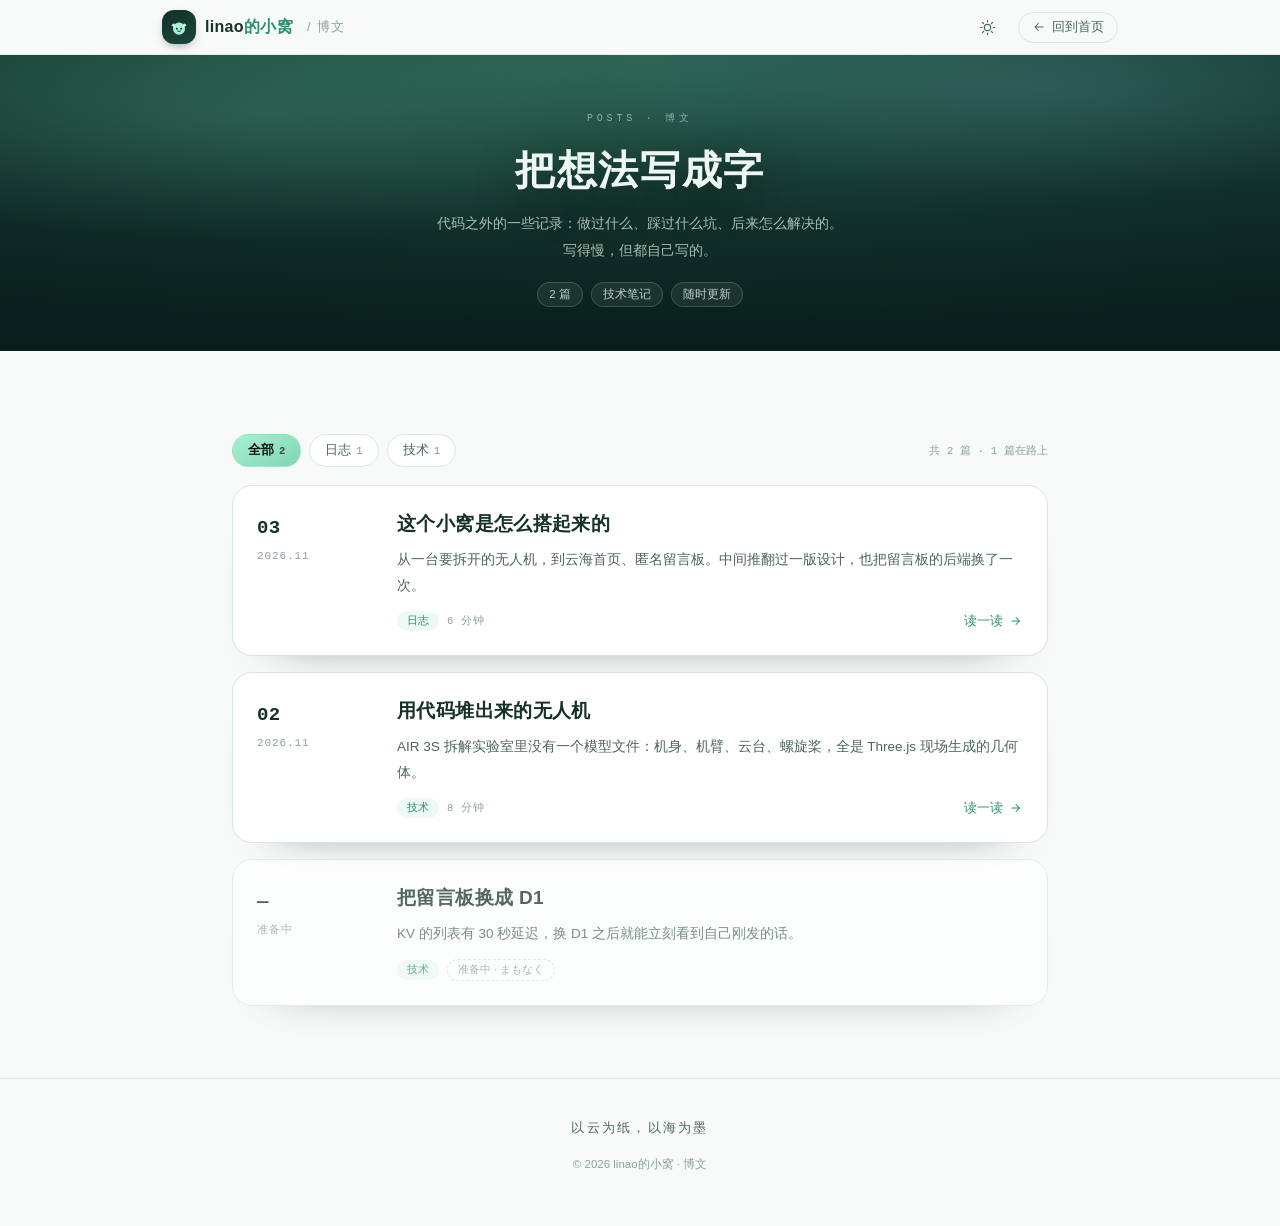
<file: posts/index.html>
<!DOCTYPE html>
<html lang="zh-CN" data-theme="light">
<head>
<meta charset="UTF-8" />
<meta name="viewport" content="width=device-width, initial-scale=1.0" />
<meta name="theme-color" content="#0b1f1c" />
<meta name="description" content="linao的小窝 · 博文 — 写过的东西都收在这里。" />
<link rel="icon" href="data:image/svg+xml,%3Csvg xmlns='http://www.w3.org/2000/svg' viewBox='0 0 64 64'%3E%3Crect width='64' height='64' rx='16' fill='%230e2621'/%3E%3Ccircle cx='32' cy='36' r='15' fill='%237fd6b4'/%3E%3Cpath d='M19 24l4 11-9-5z' fill='%23a8f0d2'/%3E%3Cpath d='M45 24l-4 11 9-5z' fill='%23a8f0d2'/%3E%3Ccircle cx='27' cy='36' r='2.2' fill='%230b1f1c'/%3E%3Ccircle cx='37' cy='36' r='2.2' fill='%230b1f1c'/%3E%3Cpath d='M28 42q4 3 8 0' stroke='%230b1f1c' stroke-width='2' fill='none' stroke-linecap='round'/%3E%3C/svg%3E" />
<title>博文 · linao的小窝</title>
<style>
:root{
  --paper:#f7faf8;--card:#ffffff;--line:#dbe7e1;
  --text:#16302a;--text-soft:#4c6560;--text-faint:#8aa29b;
  --accent:#7fd6b4;--accent-soft:#a8f0d2;--accent-deep:#2f8f6f;--accent-glow:rgba(127,214,180,.42);
  --sans:"PingFang SC","Microsoft YaHei UI","Hiragino Sans GB","Noto Sans SC","Segoe UI",sans-serif;
  --serif:"Songti SC","Source Han Serif SC","Noto Serif SC",Georgia,serif;
  --mono:"Cascadia Mono","Consolas",monospace;
  --ease:cubic-bezier(.22,1,.36,1);
}
html[data-accent="pink"]{--accent:#ffb3d9;--accent-soft:#ffd3e8;--accent-deep:#c95f92;--accent-glow:rgba(255,179,217,.42)}
html[data-accent="blue"]{--accent:#9fd0ff;--accent-soft:#c8e6ff;--accent-deep:#4a86bd;--accent-glow:rgba(159,208,255,.42)}
html[data-theme="dark"]{--paper:#0d1f1b;--card:#122a24;--line:#1d3a32;--text:#e6f3ee;--text-soft:#a9c6bd;--text-faint:#6e8b83}
*,*::before,*::after{box-sizing:border-box}
html{scroll-behavior:smooth}
body{margin:0;background:var(--paper);color:var(--text);font-family:var(--sans);
  -webkit-font-smoothing:antialiased;transition:background .4s,color .4s;min-height:100dvh;display:flex;flex-direction:column}
a{color:inherit;text-decoration:none}
button{font:inherit;color:inherit;cursor:pointer;border:0;background:none}
::selection{background:var(--accent);color:#08150f}

.topbar{position:sticky;top:0;z-index:50;background:rgba(247,250,248,.84);backdrop-filter:blur(16px);
  border-bottom:1px solid rgba(22,48,42,.07);transition:background .4s,border-color .4s}
html[data-theme="dark"] .topbar{background:rgba(10,26,23,.86);border-bottom-color:rgba(231,240,236,.08)}
.topbar-inner{max-width:1000px;margin:0 auto;padding:10px 22px;display:flex;align-items:center;gap:14px}
.brand{display:flex;align-items:center;gap:9px}
.brand-avatar{width:34px;height:34px;border-radius:12px;display:grid;place-items:center;
  background:linear-gradient(160deg,#12302a,#1b463b);box-shadow:0 4px 12px -6px rgba(18,48,42,.8)}
.brand-avatar svg{width:22px;height:22px}
.brand-name{font-weight:800;font-size:16px;letter-spacing:.02em;white-space:nowrap}
.brand-name em{font-style:normal;color:var(--accent-deep)}
html[data-theme="dark"] .brand-name em{color:var(--accent)}
.crumb{color:var(--text-faint);font-size:13px;letter-spacing:.1em}
.spacer{flex:1}
.icon-btn{width:34px;height:34px;border-radius:10px;display:grid;place-items:center;color:var(--text-soft);transition:.2s var(--ease)}
.icon-btn svg{width:17px;height:17px;stroke:currentColor;fill:none;stroke-width:1.7;stroke-linecap:round;stroke-linejoin:round}
.icon-btn:hover{background:color-mix(in srgb,var(--accent) 14%,transparent);color:var(--text)}
.back-pill{display:inline-flex;align-items:center;gap:6px;padding:6px 13px;border-radius:999px;font-size:12.5px;
  border:1px solid var(--line);color:var(--text-soft);transition:.22s var(--ease)}
.back-pill:hover{color:var(--text);border-color:var(--accent-deep);transform:translateY(-1px)}
.back-pill svg{width:14px;height:14px;stroke:currentColor;fill:none;stroke-width:1.8;stroke-linecap:round;stroke-linejoin:round}

.hero{position:relative;overflow:hidden;padding:54px 22px 44px;color:#eef7f3;text-align:center;
  background:radial-gradient(120% 92% at 50% 0%,#2b6353 0%,#1b463b 34%,#12302a 62%,#0a1f1b 100%)}
.hero::before{content:"";position:absolute;inset:0;pointer-events:none;
  background:radial-gradient(60% 60% at 20% 20%,rgba(127,214,180,.16),transparent 70%),
             radial-gradient(50% 50% at 82% 12%,rgba(159,208,255,.12),transparent 72%)}
.hero-inner{position:relative;max-width:760px;margin:0 auto}
.hero .kicker{font-family:var(--mono);font-size:10px;letter-spacing:.38em;color:rgba(210,240,230,.6);text-transform:uppercase}
.hero h1{margin:14px 0 12px;font-size:clamp(26px,5vw,40px);font-weight:800;letter-spacing:.04em;text-shadow:0 16px 44px rgba(0,0,0,.45)}
.hero p{margin:0;font-size:13.5px;line-height:2;color:rgba(226,244,237,.72)}
.hero .tip{display:inline-flex;flex-wrap:wrap;gap:8px;justify-content:center;margin-top:18px}
.hero .tip span{font-size:11.5px;padding:4px 11px;border-radius:999px;
  border:1px solid rgba(226,244,237,.18);background:rgba(233,247,241,.07);color:rgba(226,244,237,.8)}
.wave{line-height:0;margin-top:-1px}
.wave svg{width:100%;height:56px;display:block}

main{flex:1;width:100%;max-width:860px;margin:0 auto;padding:28px 22px 56px}
.toolbar{display:flex;flex-wrap:wrap;gap:10px;align-items:center;justify-content:space-between;margin-bottom:18px}
.filters{display:flex;gap:8px;flex-wrap:wrap}
.chip{padding:7px 15px;border-radius:999px;border:1px solid var(--line);background:var(--card);
  font-size:12.5px;color:var(--text-soft);transition:.2s var(--ease)}
.chip:hover{border-color:var(--accent-deep);color:var(--text);transform:translateY(-1px)}
.chip[aria-pressed="true"]{border-color:transparent;color:#08150f;font-weight:700;
  background:linear-gradient(150deg,var(--accent-soft),var(--accent));box-shadow:0 10px 22px -18px var(--accent-glow)}
.count{font-family:var(--mono);font-size:11px;color:var(--text-faint)}

.post{
  position:relative;display:grid;grid-template-columns:118px 1fr;gap:22px;
  padding:24px;border-radius:20px;background:var(--card);border:1px solid var(--line);
  box-shadow:0 24px 48px -46px rgba(8,23,20,.8);margin-bottom:16px;
  transition:transform .28s var(--ease),border-color .3s,box-shadow .3s;
}
.post:hover{transform:translateY(-3px);border-color:color-mix(in srgb,var(--accent) 45%,var(--line));
  box-shadow:0 30px 56px -44px rgba(8,23,20,.9)}
.post-date{font-family:var(--mono);font-size:11px;letter-spacing:.08em;color:var(--text-faint);line-height:1.9}
.post-date b{display:block;font-size:19px;color:var(--text);letter-spacing:.02em}
.post-body h2{margin:0 0 8px;font-size:19px;font-weight:800;letter-spacing:.02em;line-height:1.5}
.post-body p{margin:0 0 12px;font-size:13.5px;line-height:1.95;color:var(--text-soft)}
.post-meta{display:flex;flex-wrap:wrap;gap:8px;align-items:center}
.tag{font-size:10.5px;padding:3px 10px;border-radius:999px;color:var(--accent-deep);
  background:color-mix(in srgb,var(--accent) 14%,transparent)}
html[data-theme="dark"] .tag{color:var(--accent-soft)}
.read{font-family:var(--mono);font-size:10.5px;color:var(--text-faint);letter-spacing:.08em}
.go{margin-left:auto;display:inline-flex;align-items:center;gap:6px;font-size:12.5px;color:var(--accent-deep);transition:gap .2s}
html[data-theme="dark"] .go{color:var(--accent-soft)}
.post:hover .go{gap:10px}
.go svg{width:14px;height:14px;stroke:currentColor;fill:none;stroke-width:1.8;stroke-linecap:round;stroke-linejoin:round}

.post--soon{opacity:.72}
.post--soon:hover{transform:none;border-color:var(--line)}
.soon{font-size:10.5px;padding:3px 10px;border-radius:999px;border:1px dashed var(--line);color:var(--text-faint)}

.footer{padding:24px 22px 38px;text-align:center;border-top:1px solid var(--line);color:var(--text-faint);font-size:11.5px;line-height:2}
.footer .sig{font-family:var(--serif);font-size:12.5px;letter-spacing:.18em;color:var(--text-soft)}

@media (max-width:620px){
  .topbar-inner{padding:8px 14px;gap:10px}
  .brand-name{font-size:15px}
  .crumb{display:none}
  .hero{padding:42px 18px 36px}
  main{padding:22px 14px 44px}
  .post{grid-template-columns:1fr;gap:10px;padding:18px}
  .post-date{display:flex;align-items:baseline;gap:8px}
  .post-date b{display:inline;font-size:13px}
  .wave svg{height:42px}
}
@media (prefers-reduced-motion:reduce){*{animation:none!important;transition:none!important}}
</style>
</head>
<body>

<header class="topbar">
  <div class="topbar-inner">
    <a class="brand" href="../" aria-label="回到首页">
      <span class="brand-avatar" aria-hidden="true">
        <svg viewBox="0 0 40 40"><circle cx="20" cy="23" r="11" fill="#a8f0d2"/><path d="M11 13l3 9-8-5z" fill="#d8f7ea"/><path d="M29 13l-3 9 8-5z" fill="#d8f7ea"/><circle cx="16" cy="23" r="1.7" fill="#0b211d"/><circle cx="24" cy="23" r="1.7" fill="#0b211d"/><path d="M17.5 27.5q2.5 2 5 0" stroke="#0b211d" stroke-width="1.5" fill="none" stroke-linecap="round"/></svg>
      </span>
      <span class="brand-name">linao<em>的小窝</em></span>
    </a>
    <span class="crumb">/ 博文</span>
    <span class="spacer"></span>
    <button class="icon-btn" id="themeBtn" type="button" aria-label="切换深色模式">
      <svg viewBox="0 0 24 24" aria-hidden="true" id="themeIcon"></svg>
    </button>
    <a class="back-pill" href="../">
      <svg viewBox="0 0 24 24" aria-hidden="true"><path d="M19 12H6M11 6l-6 6 6 6"/></svg>
      回到首页
    </a>
  </div>
</header>

<section class="hero">
  <div class="hero-inner">
    <p class="kicker">Posts · 博文</p>
    <h1>把想法写成字</h1>
    <p>代码之外的一些记录：做过什么、踩过什么坑、后来怎么解决的。<br />写得慢，但都自己写的。</p>
    <div class="tip"><span id="heroCount">2 篇</span><span>技术笔记</span><span>随时更新</span></div>
  </div>
</section>
<div class="wave" aria-hidden="true">
  <svg viewBox="0 0 1440 72" preserveAspectRatio="none">
    <path fill="var(--paper)" d="M0,34 C180,66 320,8 500,22 C680,36 780,68 960,56 C1140,44 1280,10 1440,26 L1440,72 L0,72 Z"/>
  </svg>
</div>

<main>
  <div class="toolbar">
    <div class="filters" id="filters" role="group" aria-label="按标签筛选"></div>
    <span class="count" id="count"></span>
  </div>
  <div id="list"></div>
</main>

<footer class="footer">
  <p class="sig">以云为纸，以海为墨</p>
  <p>© 2026 linao的小窝 · 博文</p>
</footer>

<script>
(function () {
  "use strict";

  /* =========================================================
     ★ 文章清单：加一篇就复制一条
       写好后把文章放在 posts/<slug>/index.html
       soon:true → 显示「准备中」，不可点
     ========================================================= */
  var POSTS = [
    {
      slug: "build-log",
      title: "这个小窝是怎么搭起来的",
      date: "2026.11.03",
      tag: "日志",
      read: "6 分钟",
      excerpt: "从一台要拆开的无人机，到云海首页、匿名留言板。中间推翻过一版设计，也把留言板的后端换了一次。"
    },
    {
      slug: "air3s-teardown",
      title: "用代码堆出来的无人机",
      date: "2026.11.02",
      tag: "技术",
      read: "8 分钟",
      excerpt: "AIR 3S 拆解实验室里没有一个模型文件：机身、机臂、云台、螺旋桨，全是 Three.js 现场生成的几何体。"
    }
  ];

  var soon = [
    { title: "把留言板换成 D1", tag: "技术", excerpt: "KV 的列表有 30 秒延迟，换 D1 之后就能立刻看到自己刚发的话。" }
  ];

  var $ = function (s, r) { return (r || document).querySelector(s); };
  var html = document.documentElement;

  /* ---------- 主题 ---------- */
  var THEME_KEY = "linao-nest-theme", ACCENT_KEY = "linao-nest-accent";
  var savedTheme = null, savedAccent = null;
  try { savedTheme = localStorage.getItem(THEME_KEY); savedAccent = localStorage.getItem(ACCENT_KEY); } catch (e) {}
  if (savedAccent && ["green", "pink", "blue"].indexOf(savedAccent) >= 0) html.dataset.accent = savedAccent;

  var icon = $("#themeIcon");
  function paintIcon() {
    icon.innerHTML = html.dataset.theme === "dark"
      ? '<path d="M20 14.5A8.5 8.5 0 019.5 4 9 9 0 1020 14.5z"/>'
      : '<circle cx="12" cy="12" r="4.5"/><path d="M12 2v2M12 20v2M2 12h2M20 12h2M5 5l1.5 1.5M17.5 17.5L19 19M19 5l-1.5 1.5M6.5 17.5L5 19"/>';
  }
  html.dataset.theme = savedTheme === "dark" ? "dark" : "light";
  paintIcon();
  $("#themeBtn").addEventListener("click", function () {
    html.dataset.theme = html.dataset.theme === "dark" ? "light" : "dark";
    paintIcon();
    try { localStorage.setItem(THEME_KEY, html.dataset.theme); } catch (e) {}
  });

  /* ---------- 筛选 + 列表 ---------- */
  var state = { tag: "全部" };
  var tags = ["全部"];
  POSTS.forEach(function (p) { if (tags.indexOf(p.tag) < 0) tags.push(p.tag); });

  function renderFilters() {
    $("#filters").innerHTML = tags.map(function (t) {
      var n = t === "全部" ? POSTS.length : POSTS.filter(function (p) { return p.tag === t; }).length;
      return '<button class="chip" type="button" data-tag="' + t + '" aria-pressed="' + (state.tag === t) + '">' +
        t + '<span style="font-family:var(--mono);font-size:10.5px;opacity:.7;margin-left:5px">' + n + "</span></button>";
    }).join("");
  }

  function renderList() {
    var list = POSTS.filter(function (p) { return state.tag === "全部" || p.tag === state.tag; });
    var out = list.map(function (p) {
      var parts = p.date.split(".");
      return (
        '<a class="post" href="./' + p.slug + '/">' +
          '<div class="post-date"><b>' + parts[2] + "</b>" + parts[0] + "." + parts[1] + "</div>" +
          '<div class="post-body">' +
            "<h2>" + p.title + "</h2>" +
            "<p>" + p.excerpt + "</p>" +
            '<div class="post-meta">' +
              '<span class="tag">' + p.tag + "</span>" +
              '<span class="read">' + p.read + "</span>" +
              '<span class="go">读一读<svg viewBox="0 0 24 24"><path d="M5 12h13M12 6l6 6-6 6"/></svg></span>' +
            "</div>" +
          "</div>" +
        "</a>"
      );
    }).join("");

    if (state.tag === "全部") {
      out += soon.map(function (s) {
        return (
          '<div class="post post--soon">' +
            '<div class="post-date"><b>—</b>准备中</div>' +
            '<div class="post-body">' +
              "<h2>" + s.title + "</h2>" +
              "<p>" + s.excerpt + "</p>" +
              '<div class="post-meta"><span class="tag">' + s.tag + '</span><span class="soon">准备中 · まもなく</span></div>' +
            "</div>" +
          "</div>"
        );
      }).join("");
    }

    $("#list").innerHTML = out;
    $("#count").textContent = "共 " + list.length + " 篇" + (state.tag === "全部" && soon.length ? " · " + soon.length + " 篇在路上" : "");
    $("#heroCount").textContent = POSTS.length + " 篇";
  }

  $("#filters").addEventListener("click", function (e) {
    var btn = e.target.closest(".chip");
    if (!btn) return;
    state.tag = btn.dataset.tag;
    renderFilters();
    renderList();
  });

  renderFilters();
  renderList();
})();
</script>
</body>
</html>
</file>
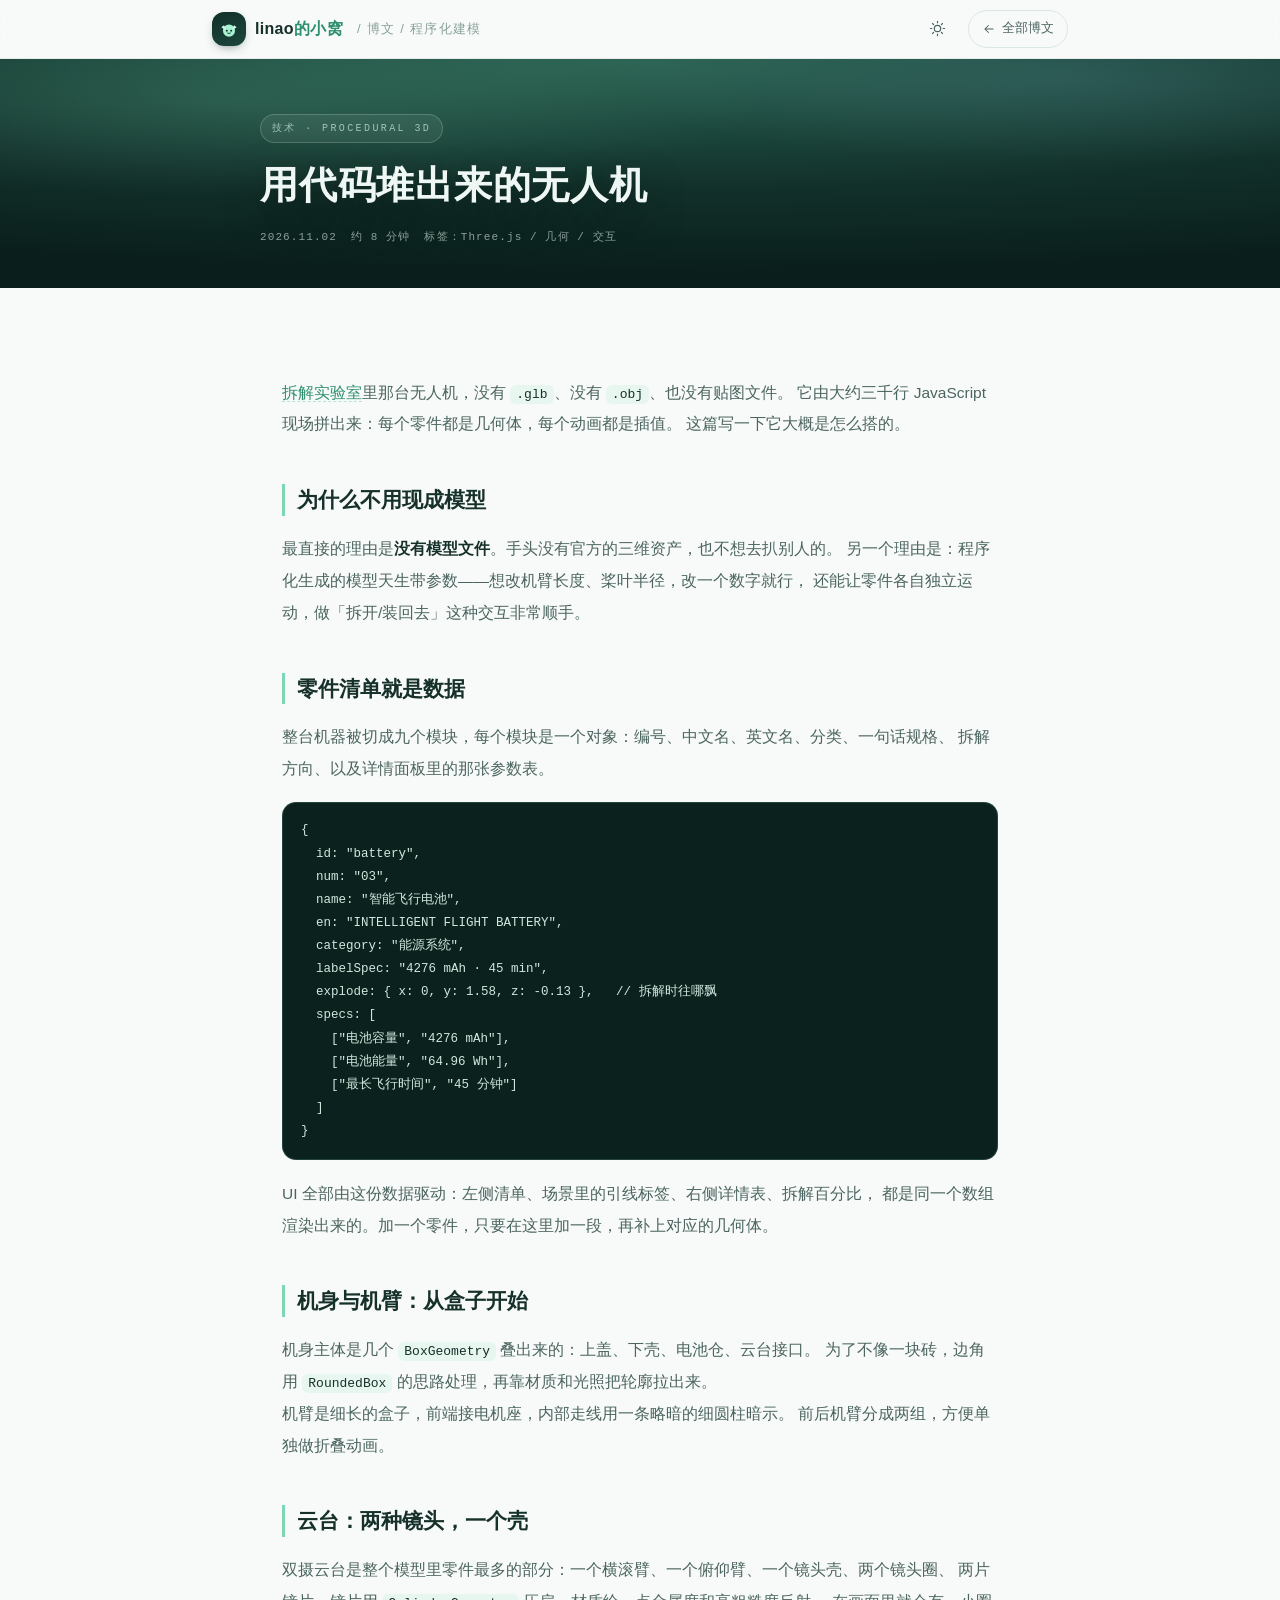
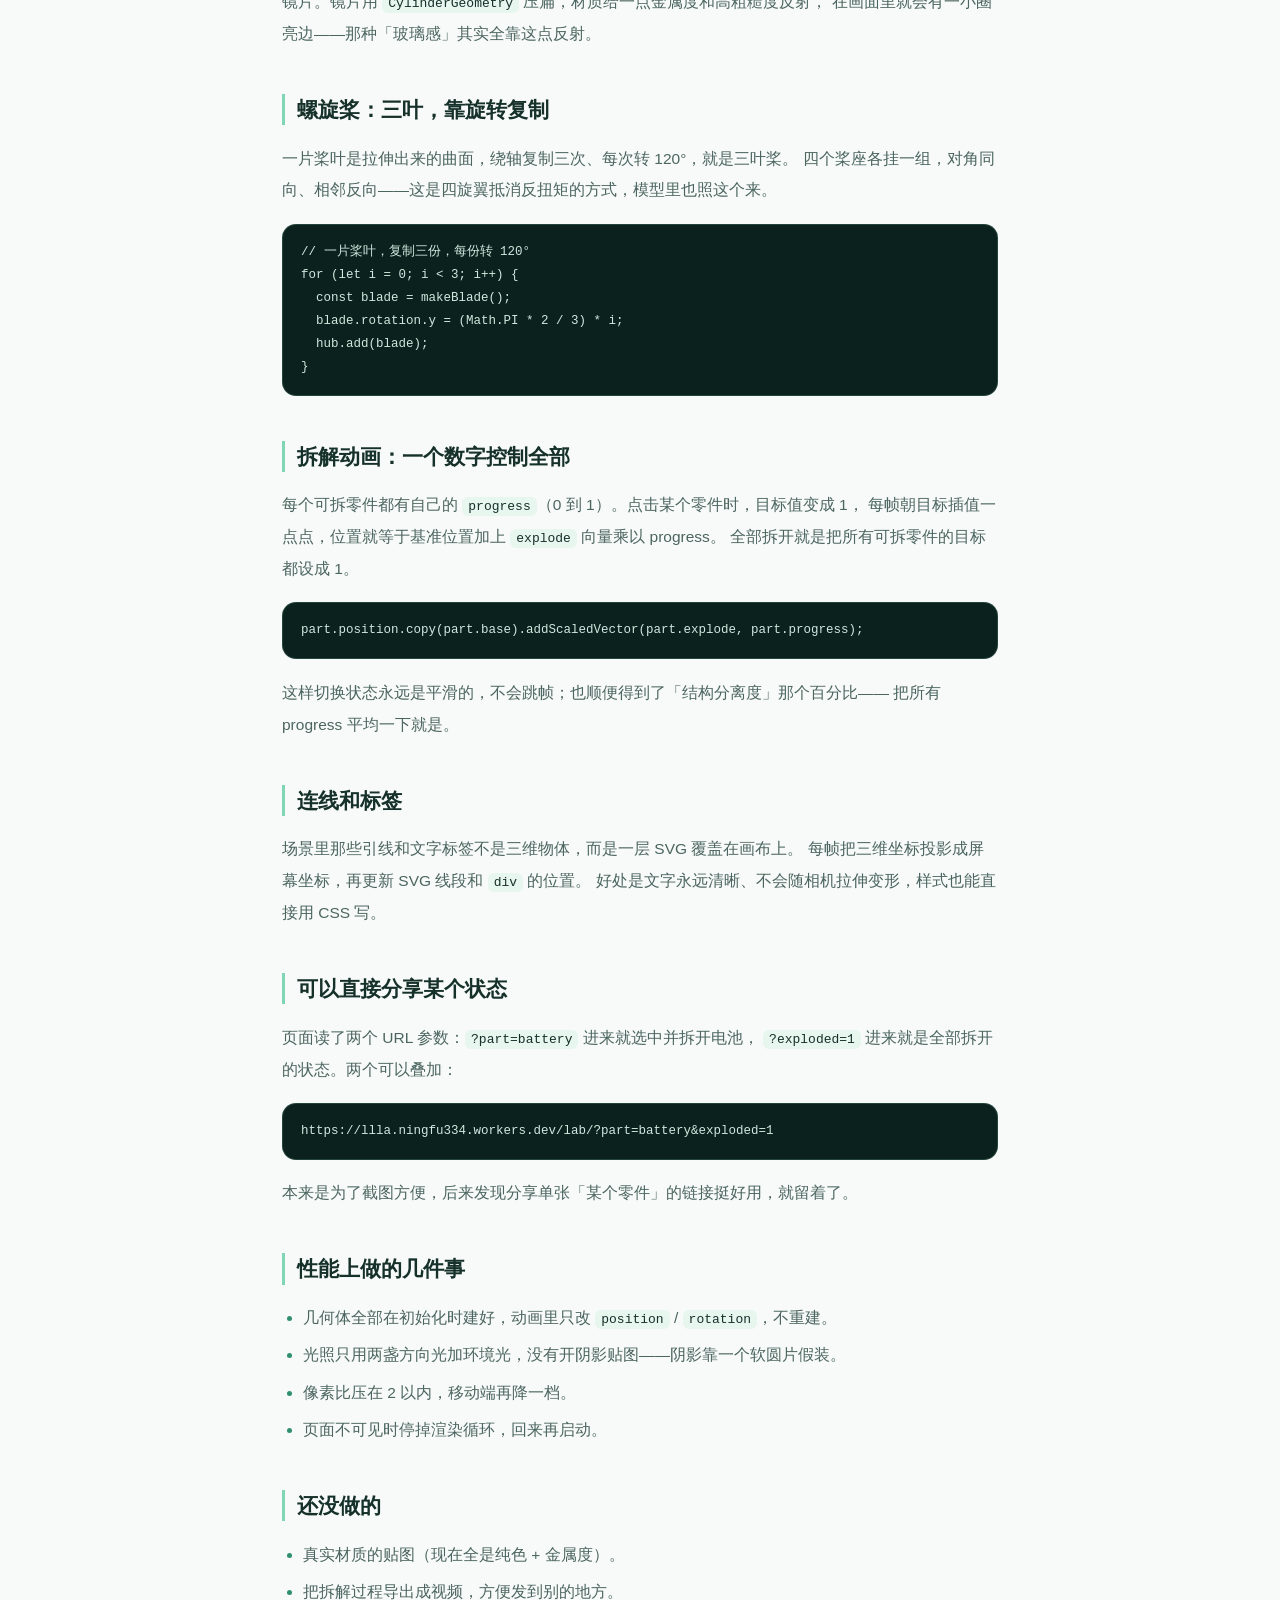
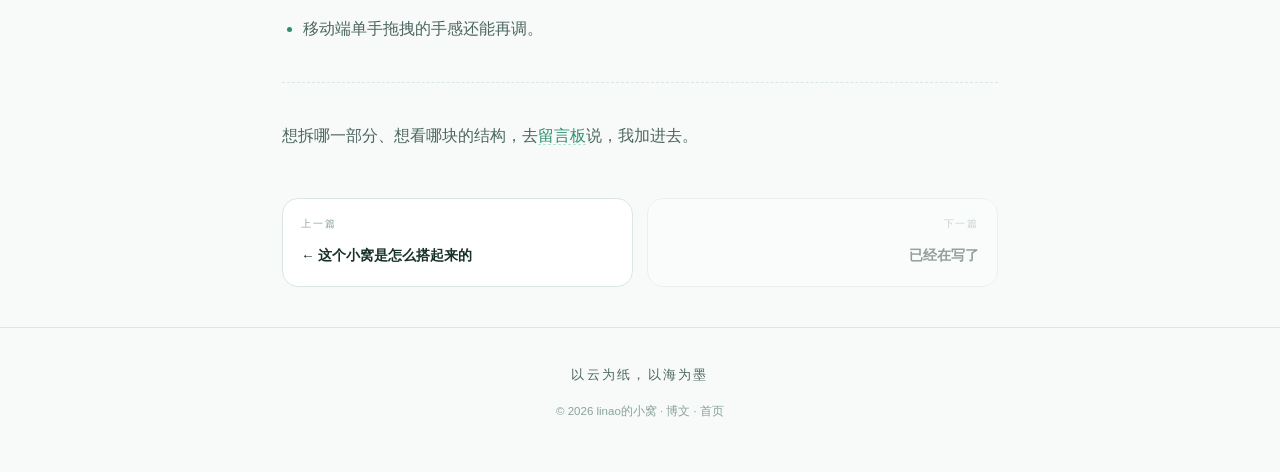
<file: posts/air3s-teardown/index.html>
<!DOCTYPE html>
<html lang="zh-CN" data-theme="light">
<head>
<meta charset="UTF-8" />
<meta name="viewport" content="width=device-width, initial-scale=1.0" />
<meta name="theme-color" content="#0b1f1c" />
<meta name="description" content="AIR 3S 拆解实验室里没有一个模型文件：机身、机臂、云台、螺旋桨，全是 Three.js 现场生成的。" />
<title>用代码堆出来的无人机 · linao的小窝</title>
<link rel="stylesheet" href="../post.css" />
</head>
<body>
<div class="progress" id="progress"></div>

<header class="topbar">
  <div class="topbar-inner">
    <a class="brand" href="../../">
      <span class="brand-avatar" aria-hidden="true">
        <svg viewBox="0 0 40 40"><circle cx="20" cy="23" r="11" fill="#a8f0d2"/><path d="M11 13l3 9-8-5z" fill="#d8f7ea"/><path d="M29 13l-3 9 8-5z" fill="#d8f7ea"/><circle cx="16" cy="23" r="1.7" fill="#0b211d"/><circle cx="24" cy="23" r="1.7" fill="#0b211d"/><path d="M17.5 27.5q2.5 2 5 0" stroke="#0b211d" stroke-width="1.5" fill="none" stroke-linecap="round"/></svg>
      </span>
      <span class="brand-name">linao<em>的小窝</em></span>
    </a>
    <span class="crumb">/ 博文 / 程序化建模</span>
    <span class="spacer"></span>
    <button class="icon-btn" id="themeBtn" type="button" aria-label="切换深色模式">
      <svg viewBox="0 0 24 24" aria-hidden="true" id="themeIcon"></svg>
    </button>
    <a class="back-pill" href="../">
      <svg viewBox="0 0 24 24" aria-hidden="true"><path d="M19 12H6M11 6l-6 6 6 6"/></svg>
      全部博文
    </a>
  </div>
</header>

<section class="head">
  <div class="head-inner">
    <span class="kicker">技术 · PROCEDURAL 3D</span>
    <h1>用代码堆出来的无人机</h1>
    <div class="meta">
      <span>2026.11.02</span>
      <span>约 8 分钟</span>
      <span>标签：Three.js / 几何 / 交互</span>
    </div>
  </div>
</section>
<div class="wave" aria-hidden="true">
  <svg viewBox="0 0 1440 72" preserveAspectRatio="none">
    <path fill="var(--paper)" d="M0,34 C180,66 320,8 500,22 C680,36 780,68 960,56 C1140,44 1280,10 1440,26 L1440,72 L0,72 Z"/>
  </svg>
</div>

<main>
  <article>
    <p>
      <a href="../../lab/">拆解实验室</a>里那台无人机，没有 <code>.glb</code>、没有 <code>.obj</code>、也没有贴图文件。
      它由大约三千行 JavaScript 现场拼出来：每个零件都是几何体，每个动画都是插值。
      这篇写一下它大概是怎么搭的。
    </p>

    <h2>为什么不用现成模型</h2>
    <p>
      最直接的理由是<strong>没有模型文件</strong>。手头没有官方的三维资产，也不想去扒别人的。
      另一个理由是：程序化生成的模型天生带参数——想改机臂长度、桨叶半径，改一个数字就行，
      还能让零件各自独立运动，做「拆开/装回去」这种交互非常顺手。
    </p>

    <h2>零件清单就是数据</h2>
    <p>
      整台机器被切成九个模块，每个模块是一个对象：编号、中文名、英文名、分类、一句话规格、
      拆解方向、以及详情面板里的那张参数表。
    </p>
    <pre><code>{
  id: "battery",
  num: "03",
  name: "智能飞行电池",
  en: "INTELLIGENT FLIGHT BATTERY",
  category: "能源系统",
  labelSpec: "4276 mAh · 45 min",
  explode: { x: 0, y: 1.58, z: -0.13 },   // 拆解时往哪飘
  specs: [
    ["电池容量", "4276 mAh"],
    ["电池能量", "64.96 Wh"],
    ["最长飞行时间", "45 分钟"]
  ]
}</code></pre>
    <p>
      UI 全部由这份数据驱动：左侧清单、场景里的引线标签、右侧详情表、拆解百分比，
      都是同一个数组渲染出来的。加一个零件，只要在这里加一段，再补上对应的几何体。
    </p>

    <h2>机身与机臂：从盒子开始</h2>
    <p>
      机身主体是几个 <code>BoxGeometry</code> 叠出来的：上盖、下壳、电池仓、云台接口。
      为了不像一块砖，边角用 <code>RoundedBox</code> 的思路处理，再靠材质和光照把轮廓拉出来。
    </p>
    <p>
      机臂是细长的盒子，前端接电机座，内部走线用一条略暗的细圆柱暗示。
      前后机臂分成两组，方便单独做折叠动画。
    </p>

    <h2>云台：两种镜头，一个壳</h2>
    <p>
      双摄云台是整个模型里零件最多的部分：一个横滚臂、一个俯仰臂、一个镜头壳、两个镜头圈、
      两片镜片。镜片用 <code>CylinderGeometry</code> 压扁，材质给一点金属度和高粗糙度反射，
      在画面里就会有一小圈亮边——那种「玻璃感」其实全靠这点反射。
    </p>

    <h2>螺旋桨：三叶，靠旋转复制</h2>
    <p>
      一片桨叶是拉伸出来的曲面，绕轴复制三次、每次转 120°，就是三叶桨。
      四个桨座各挂一组，对角同向、相邻反向——这是四旋翼抵消反扭矩的方式，模型里也照这个来。
    </p>
    <pre><code>// 一片桨叶，复制三份，每份转 120°
for (let i = 0; i &lt; 3; i++) {
  const blade = makeBlade();
  blade.rotation.y = (Math.PI * 2 / 3) * i;
  hub.add(blade);
}</code></pre>

    <h2>拆解动画：一个数字控制全部</h2>
    <p>
      每个可拆零件都有自己的 <code>progress</code>（0 到 1）。点击某个零件时，目标值变成 1，
      每帧朝目标插值一点点，位置就等于基准位置加上 <code>explode</code> 向量乘以 progress。
      全部拆开就是把所有可拆零件的目标都设成 1。
    </p>
    <pre><code>part.position.copy(part.base).addScaledVector(part.explode, part.progress);</code></pre>
    <p>
      这样切换状态永远是平滑的，不会跳帧；也顺便得到了「结构分离度」那个百分比——
      把所有 progress 平均一下就是。
    </p>

    <h2>连线和标签</h2>
    <p>
      场景里那些引线和文字标签不是三维物体，而是一层 SVG 覆盖在画布上。
      每帧把三维坐标投影成屏幕坐标，再更新 SVG 线段和 <code>div</code> 的位置。
      好处是文字永远清晰、不会随相机拉伸变形，样式也能直接用 CSS 写。
    </p>

    <h2>可以直接分享某个状态</h2>
    <p>
      页面读了两个 URL 参数：<code>?part=battery</code> 进来就选中并拆开电池，
      <code>?exploded=1</code> 进来就是全部拆开的状态。两个可以叠加：
    </p>
    <pre><code>https://llla.ningfu334.workers.dev/lab/?part=battery&amp;exploded=1</code></pre>
    <p>
      本来是为了截图方便，后来发现分享单张「某个零件」的链接挺好用，就留着了。
    </p>

    <h2>性能上做的几件事</h2>
    <ul>
      <li>几何体全部在初始化时建好，动画里只改 <code>position</code> / <code>rotation</code>，不重建。</li>
      <li>光照只用两盏方向光加环境光，没有开阴影贴图——阴影靠一个软圆片假装。</li>
      <li>像素比压在 2 以内，移动端再降一档。</li>
      <li>页面不可见时停掉渲染循环，回来再启动。</li>
    </ul>

    <h2>还没做的</h2>
    <ul>
      <li>真实材质的贴图（现在全是纯色 + 金属度）。</li>
      <li>把拆解过程导出成视频，方便发到别的地方。</li>
      <li>移动端单手拖拽的手感还能再调。</li>
    </ul>

    <hr />
    <p>想拆哪一部分、想看哪块的结构，去<a href="../../guestbook/">留言板</a>说，我加进去。</p>
  </article>

  <nav class="pager">
    <a class="prev" href="../build-log/">
      <span class="lbl">上一篇</span>
      <span class="ttl">← 这个小窝是怎么搭起来的</span>
    </a>
    <a class="next empty" href="#" aria-disabled="true">
      <span class="lbl">下一篇</span>
      <span class="ttl">已经在写了</span>
    </a>
  </nav>
</main>

<footer class="footer">
  <p class="sig">以云为纸，以海为墨</p>
  <p>© 2026 linao的小窝 · <a href="../">博文</a> · <a href="../../">首页</a></p>
</footer>

<script>
(function () {
  var html = document.documentElement;
  var THEME_KEY = "linao-nest-theme", ACCENT_KEY = "linao-nest-accent";
  var t = null, a = null;
  try { t = localStorage.getItem(THEME_KEY); a = localStorage.getItem(ACCENT_KEY); } catch (e) {}
  if (a && ["green", "pink", "blue"].indexOf(a) >= 0) html.dataset.accent = a;

  var icon = document.getElementById("themeIcon");
  function paint() {
    icon.innerHTML = html.dataset.theme === "dark"
      ? '<path d="M20 14.5A8.5 8.5 0 019.5 4 9 9 0 1020 14.5z"/>'
      : '<circle cx="12" cy="12" r="4.5"/><path d="M12 2v2M12 20v2M2 12h2M20 12h2M5 5l1.5 1.5M17.5 17.5L19 19M19 5l-1.5 1.5M6.5 17.5L5 19"/>';
  }
  html.dataset.theme = t === "dark" ? "dark" : "light";
  paint();
  document.getElementById("themeBtn").addEventListener("click", function () {
    html.dataset.theme = html.dataset.theme === "dark" ? "light" : "dark";
    paint();
    try { localStorage.setItem(THEME_KEY, html.dataset.theme); } catch (e) {}
  });

  var bar = document.getElementById("progress");
  function onScroll() {
    var h = document.documentElement;
    var max = h.scrollHeight - h.clientHeight;
    bar.style.width = (max > 0 ? (h.scrollTop / max) * 100 : 0) + "%";
  }
  window.addEventListener("scroll", onScroll, { passive: true });
  onScroll();
})();
</script>
</body>
</html>
</file>
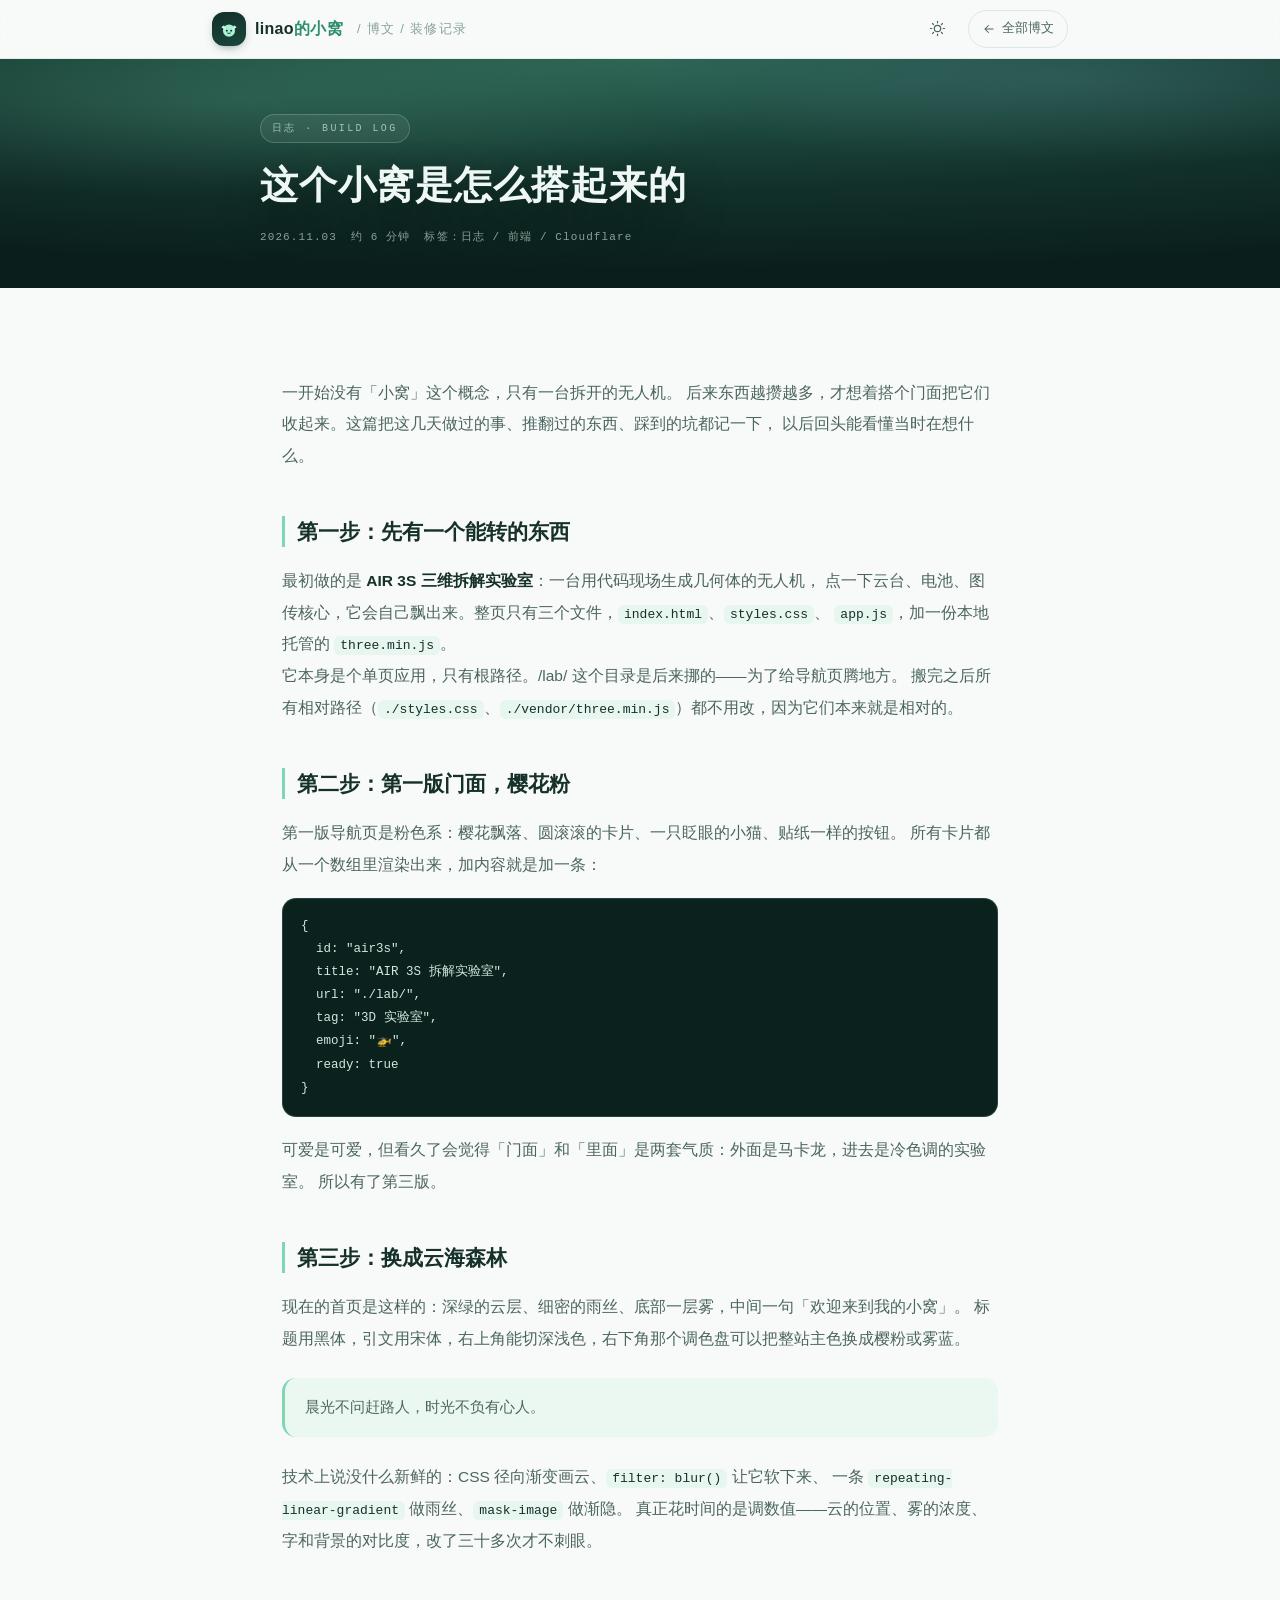
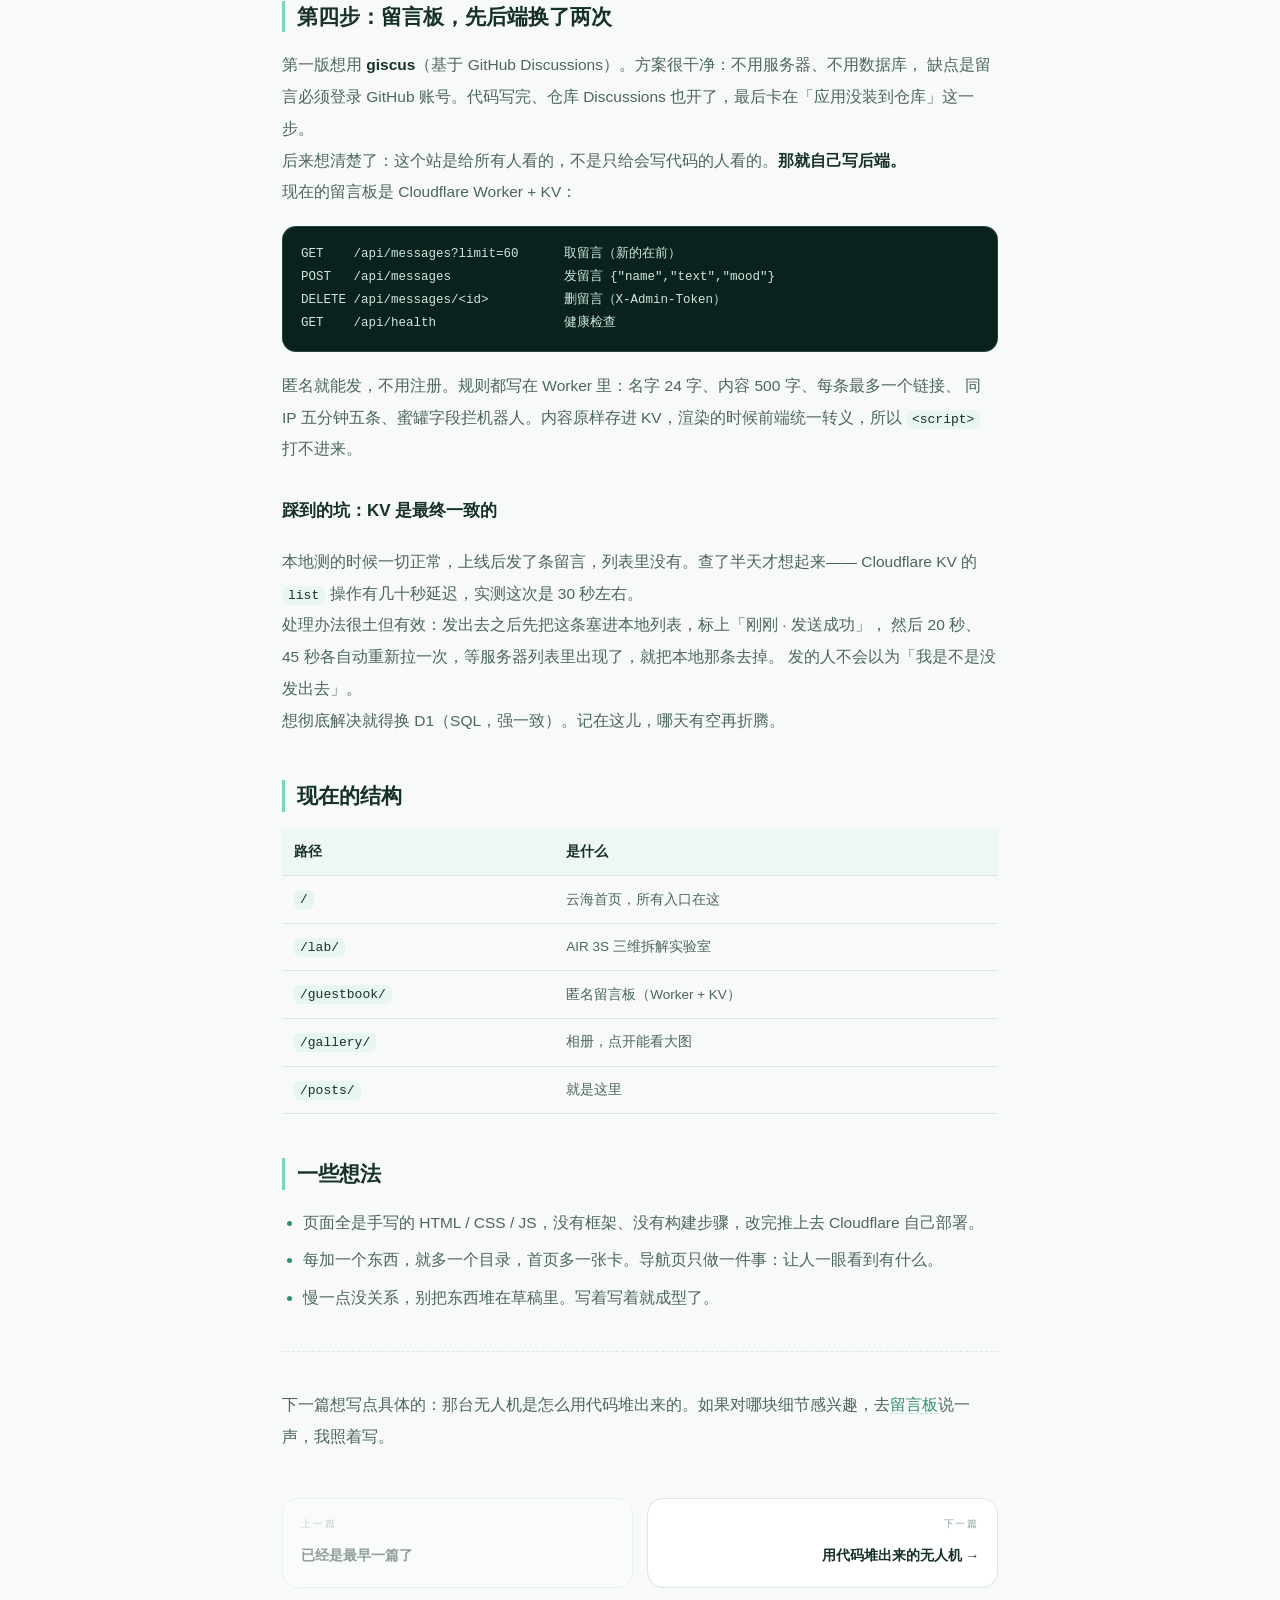
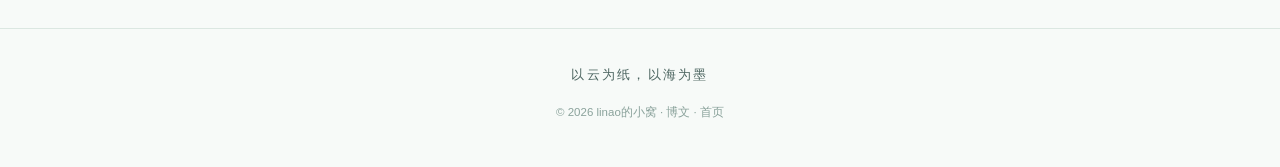
<file: posts/build-log/index.html>
<!DOCTYPE html>
<html lang="zh-CN" data-theme="light">
<head>
<meta charset="UTF-8" />
<meta name="viewport" content="width=device-width, initial-scale=1.0" />
<meta name="theme-color" content="#0b1f1c" />
<meta name="description" content="从一台要拆开的无人机，到云海首页、匿名留言板 —— 这个小窝是怎么一点点长出来的。" />
<title>这个小窝是怎么搭起来的 · linao的小窝</title>
<link rel="stylesheet" href="../post.css" />
</head>
<body>
<div class="progress" id="progress"></div>

<header class="topbar">
  <div class="topbar-inner">
    <a class="brand" href="../../">
      <span class="brand-avatar" aria-hidden="true">
        <svg viewBox="0 0 40 40"><circle cx="20" cy="23" r="11" fill="#a8f0d2"/><path d="M11 13l3 9-8-5z" fill="#d8f7ea"/><path d="M29 13l-3 9 8-5z" fill="#d8f7ea"/><circle cx="16" cy="23" r="1.7" fill="#0b211d"/><circle cx="24" cy="23" r="1.7" fill="#0b211d"/><path d="M17.5 27.5q2.5 2 5 0" stroke="#0b211d" stroke-width="1.5" fill="none" stroke-linecap="round"/></svg>
      </span>
      <span class="brand-name">linao<em>的小窝</em></span>
    </a>
    <span class="crumb">/ 博文 / 装修记录</span>
    <span class="spacer"></span>
    <button class="icon-btn" id="themeBtn" type="button" aria-label="切换深色模式">
      <svg viewBox="0 0 24 24" aria-hidden="true" id="themeIcon"></svg>
    </button>
    <a class="back-pill" href="../">
      <svg viewBox="0 0 24 24" aria-hidden="true"><path d="M19 12H6M11 6l-6 6 6 6"/></svg>
      全部博文
    </a>
  </div>
</header>

<section class="head">
  <div class="head-inner">
    <span class="kicker">日志 · BUILD LOG</span>
    <h1>这个小窝是怎么搭起来的</h1>
    <div class="meta">
      <span>2026.11.03</span>
      <span>约 6 分钟</span>
      <span>标签：日志 / 前端 / Cloudflare</span>
    </div>
  </div>
</section>
<div class="wave" aria-hidden="true">
  <svg viewBox="0 0 1440 72" preserveAspectRatio="none">
    <path fill="var(--paper)" d="M0,34 C180,66 320,8 500,22 C680,36 780,68 960,56 C1140,44 1280,10 1440,26 L1440,72 L0,72 Z"/>
  </svg>
</div>

<main>
  <article>
    <p>
      一开始没有「小窝」这个概念，只有一台拆开的无人机。
      后来东西越攒越多，才想着搭个门面把它们收起来。这篇把这几天做过的事、推翻过的东西、踩到的坑都记一下，
      以后回头能看懂当时在想什么。
    </p>

    <h2>第一步：先有一个能转的东西</h2>
    <p>
      最初做的是 <strong>AIR 3S 三维拆解实验室</strong>：一台用代码现场生成几何体的无人机，
      点一下云台、电池、图传核心，它会自己飘出来。整页只有三个文件，<code>index.html</code>、<code>styles.css</code>、
      <code>app.js</code>，加一份本地托管的 <code>three.min.js</code>。
    </p>
    <p>
      它本身是个单页应用，只有根路径。/lab/ 这个目录是后来挪的——为了给导航页腾地方。
      搬完之后所有相对路径（<code>./styles.css</code>、<code>./vendor/three.min.js</code>）都不用改，因为它们本来就是相对的。
    </p>

    <h2>第二步：第一版门面，樱花粉</h2>
    <p>
      第一版导航页是粉色系：樱花飘落、圆滚滚的卡片、一只眨眼的小猫、贴纸一样的按钮。
      所有卡片都从一个数组里渲染出来，加内容就是加一条：
    </p>
    <pre><code>{
  id: "air3s",
  title: "AIR 3S 拆解实验室",
  url: "./lab/",
  tag: "3D 实验室",
  emoji: "🚁",
  ready: true
}</code></pre>
    <p>
      可爱是可爱，但看久了会觉得「门面」和「里面」是两套气质：外面是马卡龙，进去是冷色调的实验室。
      所以有了第三版。
    </p>

    <h2>第三步：换成云海森林</h2>
    <p>
      现在的首页是这样的：深绿的云层、细密的雨丝、底部一层雾，中间一句「欢迎来到我的小窝」。
      标题用黑体，引文用宋体，右上角能切深浅色，右下角那个调色盘可以把整站主色换成樱粉或雾蓝。
    </p>
    <blockquote>
      <p>晨光不问赶路人，时光不负有心人。</p>
    </blockquote>
    <p>
      技术上说没什么新鲜的：CSS 径向渐变画云、<code>filter: blur()</code> 让它软下来、
      一条 <code>repeating-linear-gradient</code> 做雨丝、<code>mask-image</code> 做渐隐。
      真正花时间的是调数值——云的位置、雾的浓度、字和背景的对比度，改了三十多次才不刺眼。
    </p>

    <h2>第四步：留言板，先后端换了两次</h2>
    <p>
      第一版想用 <strong>giscus</strong>（基于 GitHub Discussions）。方案很干净：不用服务器、不用数据库，
      缺点是留言必须登录 GitHub 账号。代码写完、仓库 Discussions 也开了，最后卡在「应用没装到仓库」这一步。
    </p>
    <p>
      后来想清楚了：这个站是给所有人看的，不是只给会写代码的人看的。<strong>那就自己写后端。</strong>
    </p>
    <p>
      现在的留言板是 Cloudflare Worker + KV：
    </p>
    <pre><code>GET    /api/messages?limit=60      取留言（新的在前）
POST   /api/messages               发留言 {"name","text","mood"}
DELETE /api/messages/&lt;id&gt;          删留言（X-Admin-Token）
GET    /api/health                 健康检查</code></pre>
    <p>
      匿名就能发，不用注册。规则都写在 Worker 里：名字 24 字、内容 500 字、每条最多一个链接、
      同 IP 五分钟五条、蜜罐字段拦机器人。内容原样存进 KV，渲染的时候前端统一转义，所以
      <code>&lt;script&gt;</code> 打不进来。
    </p>

    <h3>踩到的坑：KV 是最终一致的</h3>
    <p>
      本地测的时候一切正常，上线后发了条留言，列表里没有。查了半天才想起来——
      Cloudflare KV 的 <code>list</code> 操作有几十秒延迟，实测这次是 30 秒左右。
    </p>
    <p>
      处理办法很土但有效：发出去之后先把这条塞进本地列表，标上「刚刚 · 发送成功」，
      然后 20 秒、45 秒各自动重新拉一次，等服务器列表里出现了，就把本地那条去掉。
      发的人不会以为「我是不是没发出去」。
    </p>
    <p>
      想彻底解决就得换 D1（SQL，强一致）。记在这儿，哪天有空再折腾。
    </p>

    <h2>现在的结构</h2>
    <table>
      <thead><tr><th>路径</th><th>是什么</th></tr></thead>
      <tbody>
        <tr><td><code>/</code></td><td>云海首页，所有入口在这</td></tr>
        <tr><td><code>/lab/</code></td><td>AIR 3S 三维拆解实验室</td></tr>
        <tr><td><code>/guestbook/</code></td><td>匿名留言板（Worker + KV）</td></tr>
        <tr><td><code>/gallery/</code></td><td>相册，点开能看大图</td></tr>
        <tr><td><code>/posts/</code></td><td>就是这里</td></tr>
      </tbody>
    </table>

    <h2>一些想法</h2>
    <ul>
      <li>页面全是手写的 HTML / CSS / JS，没有框架、没有构建步骤，改完推上去 Cloudflare 自己部署。</li>
      <li>每加一个东西，就多一个目录，首页多一张卡。导航页只做一件事：让人一眼看到有什么。</li>
      <li>慢一点没关系，别把东西堆在草稿里。写着写着就成型了。</li>
    </ul>

    <hr />
    <p>下一篇想写点具体的：那台无人机是怎么用代码堆出来的。如果对哪块细节感兴趣，去<a href="../../guestbook/">留言板</a>说一声，我照着写。</p>
  </article>

  <nav class="pager">
    <a class="prev empty" href="#" aria-disabled="true">
      <span class="lbl">上一篇</span>
      <span class="ttl">已经是最早一篇了</span>
    </a>
    <a class="next" href="../air3s-teardown/">
      <span class="lbl">下一篇</span>
      <span class="ttl">用代码堆出来的无人机 →</span>
    </a>
  </nav>
</main>

<footer class="footer">
  <p class="sig">以云为纸，以海为墨</p>
  <p>© 2026 linao的小窝 · <a href="../">博文</a> · <a href="../../">首页</a></p>
</footer>

<script>
(function () {
  var html = document.documentElement;
  var THEME_KEY = "linao-nest-theme", ACCENT_KEY = "linao-nest-accent";
  var t = null, a = null;
  try { t = localStorage.getItem(THEME_KEY); a = localStorage.getItem(ACCENT_KEY); } catch (e) {}
  if (a && ["green", "pink", "blue"].indexOf(a) >= 0) html.dataset.accent = a;

  var icon = document.getElementById("themeIcon");
  function paint() {
    icon.innerHTML = html.dataset.theme === "dark"
      ? '<path d="M20 14.5A8.5 8.5 0 019.5 4 9 9 0 1020 14.5z"/>'
      : '<circle cx="12" cy="12" r="4.5"/><path d="M12 2v2M12 20v2M2 12h2M20 12h2M5 5l1.5 1.5M17.5 17.5L19 19M19 5l-1.5 1.5M6.5 17.5L5 19"/>';
  }
  html.dataset.theme = t === "dark" ? "dark" : "light";
  paint();
  document.getElementById("themeBtn").addEventListener("click", function () {
    html.dataset.theme = html.dataset.theme === "dark" ? "light" : "dark";
    paint();
    try { localStorage.setItem(THEME_KEY, html.dataset.theme); } catch (e) {}
  });

  var bar = document.getElementById("progress");
  function onScroll() {
    var h = document.documentElement;
    var max = h.scrollHeight - h.clientHeight;
    bar.style.width = (max > 0 ? (h.scrollTop / max) * 100 : 0) + "%";
  }
  window.addEventListener("scroll", onScroll, { passive: true });
  onScroll();
})();
</script>
</body>
</html>
</file>
<file: posts/post.css>
/* =========================================================
   linao的小窝 · 文章页样式（posts 目录共用）
   ========================================================= */
:root{
  --paper:#f7faf8;--card:#ffffff;--line:#dbe7e1;
  --text:#16302a;--text-soft:#4c6560;--text-faint:#8aa29b;
  --accent:#7fd6b4;--accent-soft:#a8f0d2;--accent-deep:#2f8f6f;--accent-glow:rgba(127,214,180,.42);
  --sans:"PingFang SC","Microsoft YaHei UI","Hiragino Sans GB","Noto Sans SC","Segoe UI",sans-serif;
  --serif:"Songti SC","Source Han Serif SC","Noto Serif SC",Georgia,serif;
  --mono:"Cascadia Mono","Consolas",monospace;
  --ease:cubic-bezier(.22,1,.36,1);
}
html[data-accent="pink"]{--accent:#ffb3d9;--accent-soft:#ffd3e8;--accent-deep:#c95f92;--accent-glow:rgba(255,179,217,.42)}
html[data-accent="blue"]{--accent:#9fd0ff;--accent-soft:#c8e6ff;--accent-deep:#4a86bd;--accent-glow:rgba(159,208,255,.42)}
html[data-theme="dark"]{--paper:#0d1f1b;--card:#122a24;--line:#1d3a32;--text:#e6f3ee;--text-soft:#a9c6bd;--text-faint:#6e8b83}
*,*::before,*::after{box-sizing:border-box}
html{scroll-behavior:smooth}
body{margin:0;background:var(--paper);color:var(--text);font-family:var(--sans);
  -webkit-font-smoothing:antialiased;transition:background .4s,color .4s;min-height:100dvh;
  display:flex;flex-direction:column;line-height:1.9}
a{color:inherit;text-decoration:none}
button{font:inherit;color:inherit;cursor:pointer;border:0;background:none}
::selection{background:var(--accent);color:#08150f}

/* 顶栏 */
.topbar{position:sticky;top:0;z-index:50;background:rgba(247,250,248,.86);backdrop-filter:blur(16px);
  border-bottom:1px solid rgba(22,48,42,.07);transition:background .4s,border-color .4s}
html[data-theme="dark"] .topbar{background:rgba(10,26,23,.86);border-bottom-color:rgba(231,240,236,.08)}
.topbar-inner{max-width:900px;margin:0 auto;padding:10px 22px;display:flex;align-items:center;gap:14px}
.brand{display:flex;align-items:center;gap:9px}
.brand-avatar{width:34px;height:34px;border-radius:12px;display:grid;place-items:center;
  background:linear-gradient(160deg,#12302a,#1b463b);box-shadow:0 4px 12px -6px rgba(18,48,42,.8)}
.brand-avatar svg{width:22px;height:22px}
.brand-name{font-weight:800;font-size:16px;letter-spacing:.02em;white-space:nowrap}
.brand-name em{font-style:normal;color:var(--accent-deep)}
html[data-theme="dark"] .brand-name em{color:var(--accent)}
.crumb{color:var(--text-faint);font-size:13px;letter-spacing:.1em;white-space:nowrap;overflow:hidden;text-overflow:ellipsis}
.spacer{flex:1}
.icon-btn{width:34px;height:34px;border-radius:10px;display:grid;place-items:center;color:var(--text-soft);transition:.2s var(--ease)}
.icon-btn svg{width:17px;height:17px;stroke:currentColor;fill:none;stroke-width:1.7;stroke-linecap:round;stroke-linejoin:round}
.icon-btn:hover{background:color-mix(in srgb,var(--accent) 14%,transparent);color:var(--text)}
.back-pill{display:inline-flex;align-items:center;gap:6px;padding:6px 13px;border-radius:999px;font-size:12.5px;
  border:1px solid var(--line);color:var(--text-soft);transition:.22s var(--ease);white-space:nowrap}
.back-pill:hover{color:var(--text);border-color:var(--accent-deep);transform:translateY(-1px)}
.back-pill svg{width:14px;height:14px;stroke:currentColor;fill:none;stroke-width:1.8;stroke-linecap:round;stroke-linejoin:round}

/* 阅读进度 */
.progress{position:fixed;left:0;top:0;height:2px;width:0;z-index:60;
  background:linear-gradient(90deg,var(--accent),var(--accent-soft));transition:width .1s linear}

/* 文章头 */
.head{position:relative;overflow:hidden;padding:52px 22px 40px;color:#eef7f3;
  background:radial-gradient(120% 92% at 50% 0%,#2b6353 0%,#1b463b 34%,#12302a 62%,#0a1f1b 100%)}
.head::before{content:"";position:absolute;inset:0;pointer-events:none;
  background:radial-gradient(60% 60% at 18% 18%,rgba(127,214,180,.16),transparent 70%),
             radial-gradient(50% 50% at 84% 10%,rgba(159,208,255,.12),transparent 72%)}
.head-inner{position:relative;max-width:760px;margin:0 auto}
.head .kicker{display:inline-flex;align-items:center;gap:8px;font-family:var(--mono);font-size:10px;
  letter-spacing:.24em;color:rgba(210,240,230,.7);text-transform:uppercase;
  padding:4px 11px;border-radius:999px;border:1px solid rgba(226,244,237,.2);background:rgba(233,247,241,.07)}
.head h1{margin:16px 0 14px;font-size:clamp(24px,4.6vw,38px);font-weight:800;letter-spacing:.02em;line-height:1.42;
  text-shadow:0 16px 44px rgba(0,0,0,.45)}
.head .meta{display:flex;flex-wrap:wrap;gap:14px;font-family:var(--mono);font-size:11px;
  letter-spacing:.1em;color:rgba(226,244,237,.6)}
.wave{line-height:0;margin-top:-1px}
.wave svg{width:100%;height:52px;display:block}

/* 正文 */
main{flex:1;width:100%;max-width:760px;margin:0 auto;padding:38px 22px 40px}
article{font-size:15.5px;line-height:2.05;color:var(--text-soft)}
article > * + *{margin-top:1.15em}
article h2{
  margin-top:2.1em;font-size:21px;font-weight:800;line-height:1.5;color:var(--text);
  padding-left:12px;border-left:3px solid var(--accent);
}
article h3{margin-top:1.7em;font-size:17px;font-weight:700;color:var(--text)}
article p{margin:0}
article strong{color:var(--text);font-weight:700}
article a{color:var(--accent-deep);border-bottom:1px dashed color-mix(in srgb,var(--accent) 55%,transparent)}
html[data-theme="dark"] article a{color:var(--accent)}
article ul,article ol{margin:0;padding-left:1.35em}
article li{margin:.35em 0}
article li::marker{color:var(--accent-deep)}
article blockquote{
  margin:1.6em 0;padding:14px 20px;border-radius:14px;
  background:color-mix(in srgb,var(--accent) 10%,transparent);
  border-left:3px solid var(--accent);color:var(--text-soft);font-family:var(--serif);font-size:15px;
}
article blockquote p{margin:0}
article code{
  font-family:var(--mono);font-size:13px;padding:2px 6px;border-radius:6px;
  background:color-mix(in srgb,var(--accent) 12%,transparent);color:var(--text);
}
article pre{
  margin:1.4em 0;padding:16px 18px;border-radius:14px;overflow:auto;
  background:#0b211d;border:1px solid rgba(168,240,210,.16);
  font-size:12.5px;line-height:1.85;color:#cfe8de;
}
article pre code{background:none;padding:0;color:inherit;font-size:inherit}
article figure{margin:1.8em 0}
article figure img{width:100%;border-radius:14px;border:1px solid var(--line);display:block}
article figcaption{font-size:11.5px;color:var(--text-faint);text-align:center;margin-top:8px;letter-spacing:.04em}
article hr{border:0;border-top:1px dashed var(--line);margin:2.4em 0}
article table{width:100%;border-collapse:collapse;font-size:13.5px}
article th,article td{padding:9px 12px;border-bottom:1px solid var(--line);text-align:left}
article th{color:var(--text);font-weight:700;background:color-mix(in srgb,var(--accent) 8%,transparent)}

/* 底部导航 */
.pager{display:grid;grid-template-columns:1fr 1fr;gap:14px;margin-top:46px}
.pager a{
  padding:16px 18px;border-radius:16px;border:1px solid var(--line);background:var(--card);
  transition:.24s var(--ease);
}
.pager a:hover{transform:translateY(-3px);border-color:color-mix(in srgb,var(--accent) 50%,var(--line))}
.pager .lbl{display:block;font-family:var(--mono);font-size:10px;letter-spacing:.18em;color:var(--text-faint);margin-bottom:6px}
.pager .ttl{font-size:13.5px;font-weight:700;color:var(--text)}
.pager .next{text-align:right}
.pager .empty{opacity:.45;pointer-events:none}

.footer{padding:22px 22px 38px;text-align:center;border-top:1px solid var(--line);color:var(--text-faint);font-size:11.5px;line-height:2}
.footer .sig{font-family:var(--serif);font-size:12.5px;letter-spacing:.18em;color:var(--text-soft)}

@media (max-width:620px){
  .topbar-inner{padding:8px 14px;gap:10px}
  .brand-name{font-size:15px}
  .crumb{display:none}
  .head{padding:40px 18px 32px}
  main{padding:28px 18px 34px}
  article{font-size:15px;line-height:2}
  .pager{grid-template-columns:1fr}
  .pager .next{text-align:left}
  .wave svg{height:38px}
}
@media (prefers-reduced-motion:reduce){*{animation:none!important;transition:none!important}}
</file>
